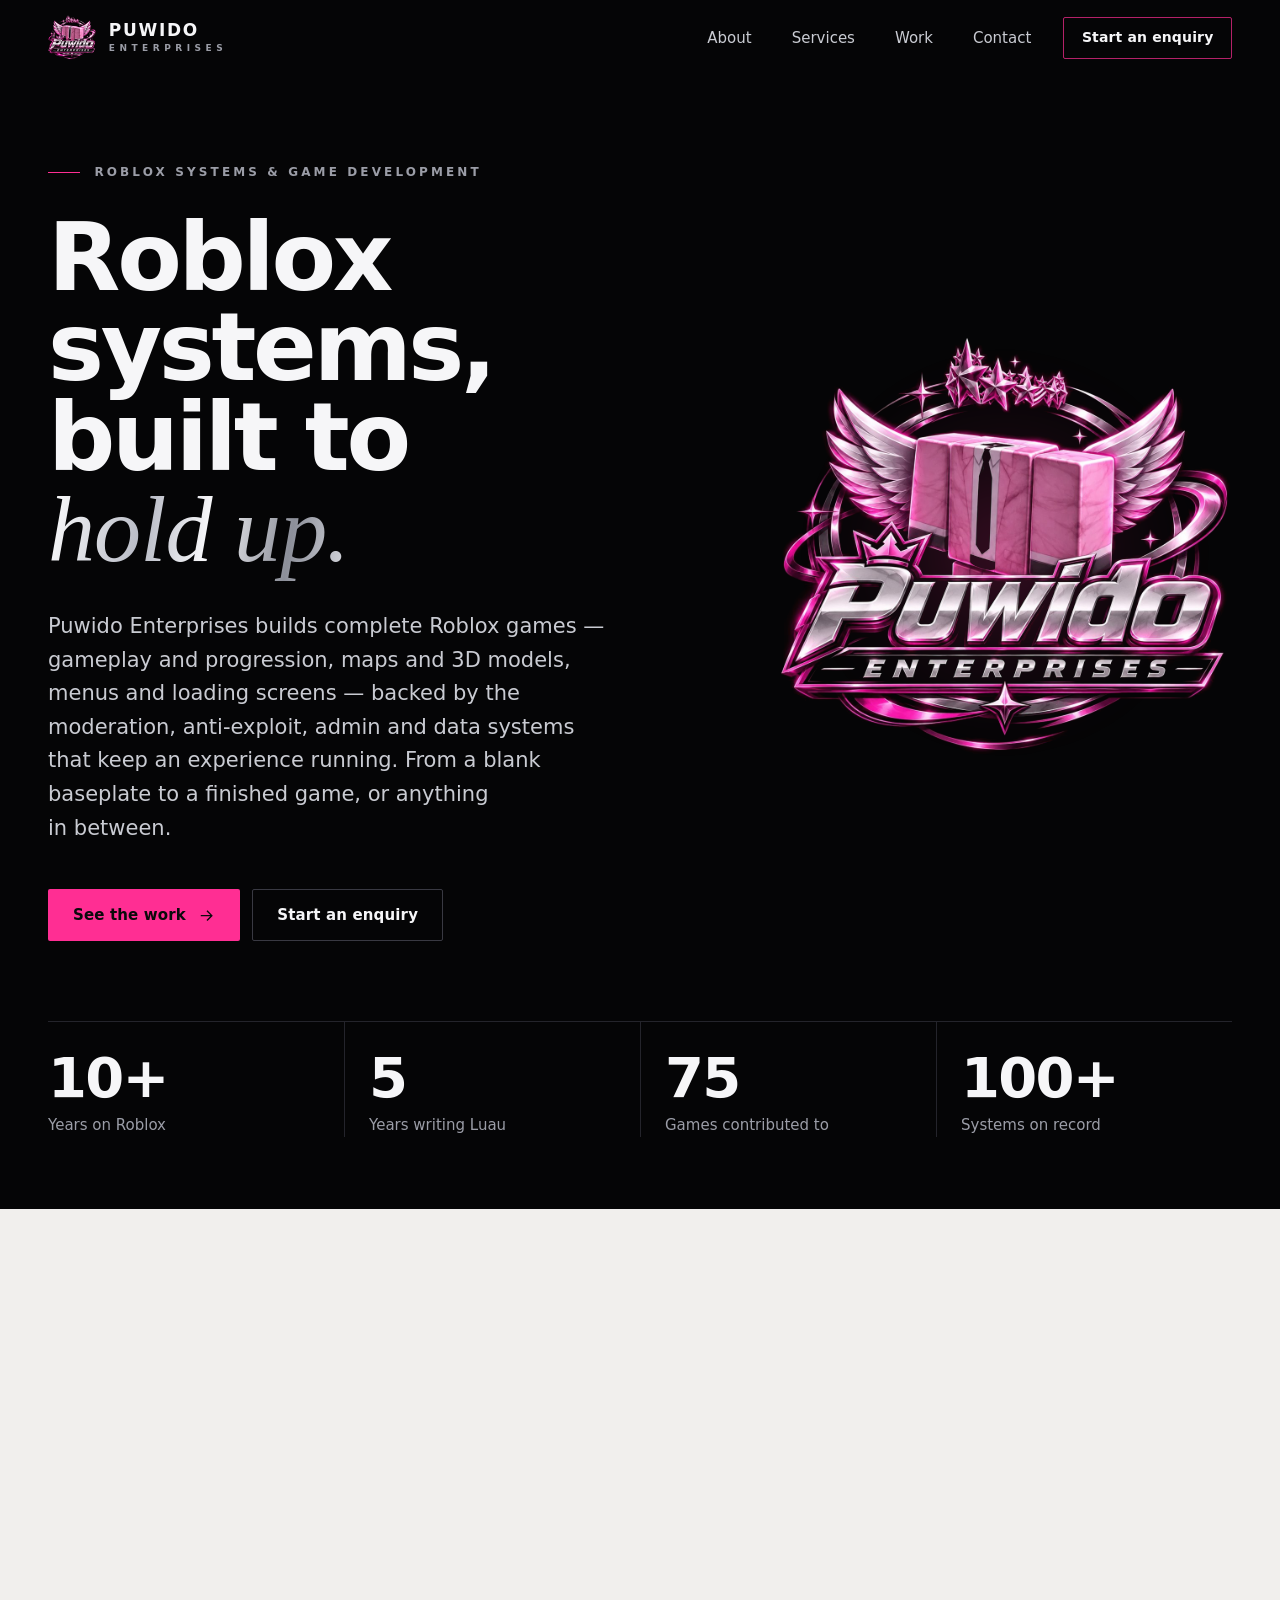
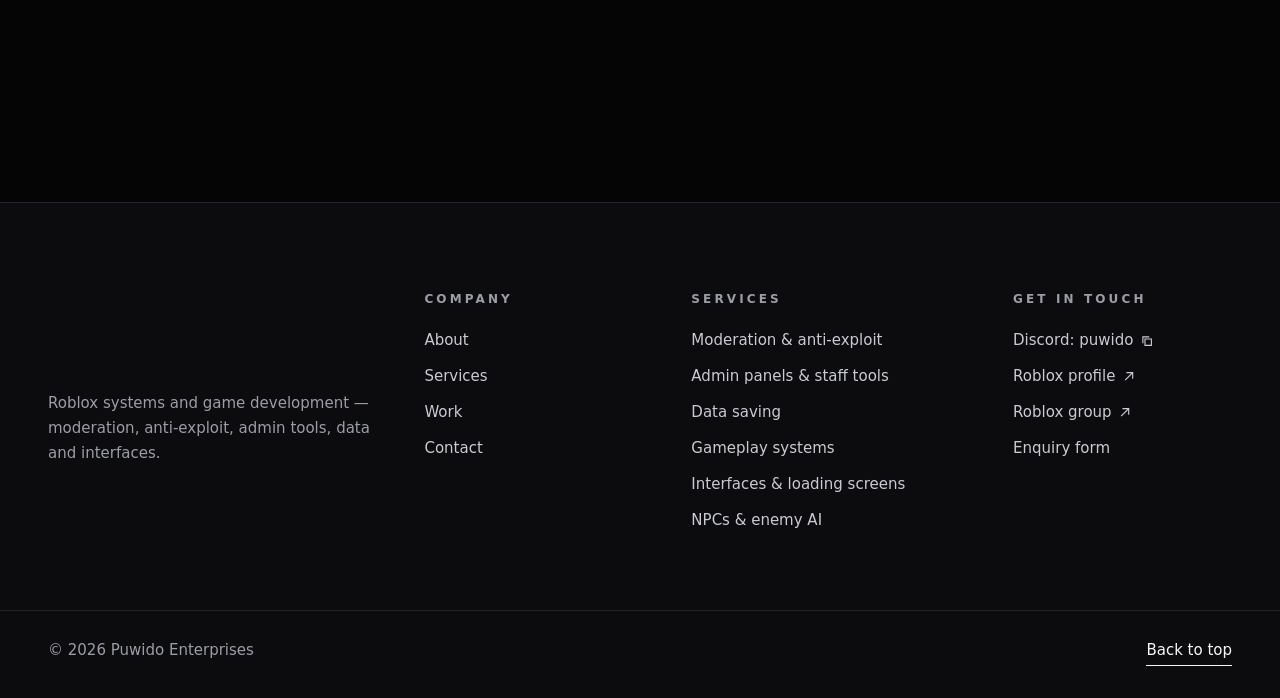
<file: index.html>
<!DOCTYPE html><html lang="en-GB"><head><meta charset="utf-8"><meta content="width=device-width,initial-scale=1" name="viewport"><meta content="default-src &#39;none&#39;; script-src &#39;self&#39;; style-src &#39;self&#39; https://fonts.googleapis.com; font-src https://fonts.gstatic.com; img-src &#39;self&#39;; media-src &#39;self&#39;; manifest-src &#39;self&#39;; connect-src &#39;self&#39; https://puwido-contact.puwido.workers.dev; form-action &#39;self&#39; https://puwido-contact.puwido.workers.dev; frame-src &#39;none&#39;; worker-src &#39;none&#39;; base-uri &#39;none&#39;; object-src &#39;none&#39;; require-trusted-types-for &#39;script&#39;; trusted-types &#39;none&#39;; upgrade-insecure-requests" http-equiv="Content-Security-Policy"><meta content="strict-origin-when-cross-origin" name="referrer"><title>Puwido Enterprises — Roblox systems &amp; game development</title><meta content="Puwido Enterprises builds Roblox systems that hold up: moderation and anti-exploit protection, admin tools, data saving, gameplay systems and interfaces." name="description"><link href="https://puwidoenterprises.com/" rel="canonical"><meta content="#050506" name="theme-color"><meta content="dark" name="color-scheme"><meta content="website" property="og:type"><meta content="Puwido Enterprises" property="og:site_name"><meta content="Puwido Enterprises — Roblox systems &amp; game development" property="og:title"><meta content="Puwido Enterprises builds Roblox systems that hold up: moderation and anti-exploit protection, admin tools, data saving, gameplay systems and interfaces." property="og:description"><meta content="https://puwidoenterprises.com/assets/img/brand/og-image.jpg" property="og:image"><meta content="1200" property="og:image:width"><meta content="630" property="og:image:height"><meta content="The Puwido Enterprises emblem" property="og:image:alt"><meta content="https://puwidoenterprises.com/" property="og:url"><meta content="summary_large_image" name="twitter:card"><link href="assets/img/icons/icon-32.png" rel="icon" sizes="32x32" type="image/png"><link href="assets/img/icons/icon-180.png" rel="apple-touch-icon"><link href="https://fonts.googleapis.com" rel="preconnect"><link href="https://fonts.gstatic.com" rel="preconnect" crossorigin><link href="https://fonts.googleapis.com/css2?family=Archivo:wdth,wght@62..125,300..800&amp;family=Instrument+Serif:ital@0;1&amp;display=swap" rel="stylesheet"><link href="assets/css/site.css?v=552db64274" rel="stylesheet"><script type="application/ld+json">{"@context":"https://schema.org","@type":"Organization","name":"Puwido Enterprises","description":"Roblox systems & game development","logo":"https://puwidoenterprises.com/assets/img/brand/emblem-560.jpg","url":"https://puwidoenterprises.com/","sameAs":["https://www.roblox.com/users/171575142/profile"]}</script></head><body class="page-home" id="top"><a href="#main" class="skip-link">Skip to content</a><header class="site-header" data-header><div class="site-header__inner"><a href="index.html" class="brand" aria-label="Puwido Enterprises — home"><img alt="" height="48" src="assets/img/brand/emblem-96.png" width="48" class="brand__mark"> <span class="brand__word" aria-hidden="true"><span class="brand__name">Puwido</span> <span class="brand__sub">Enterprises</span></span></a><nav aria-label="Main" class="primary-nav"><ul class="primary-nav__list"><li><a href="about.html">About</a></li><li><a href="services.html">Services</a></li><li><a href="work.html">Work</a></li><li><a href="contact.html">Contact</a></li></ul></nav><a href="contact.html" class="btn btn--outline btn--sm site-header__cta">Start an enquiry</a> <button class="menu-toggle" type="button" aria-controls="mobile-menu" aria-expanded="false" data-menu-toggle><span class="menu-toggle__label" data-menu-label>Menu</span> <span class="menu-toggle__bars" aria-hidden="true"><span></span><span></span></span></button></div><div class="mobile-menu" data-menu hidden id="mobile-menu"><nav aria-label="Mobile"><ol class="mobile-menu__list"><li><a href="index.html" aria-current="page"><span>01</span>Home</a></li><li><a href="about.html"><span>02</span>About</a></li><li><a href="services.html"><span>03</span>Services</a></li><li><a href="work.html"><span>04</span>Work</a></li><li><a href="contact.html"><span>05</span>Contact</a></li></ol></nav><div class="mobile-menu__foot"><p class="label">Discord</p><button class="copy-chip" type="button" data-copy="puwido" data-copy-label="Discord username copied"><span>puwido</span><svg aria-hidden="true" class="icon" focusable="false" viewBox="0 0 20 20"><path d="M7 7h9v9H7zM4 13V4h9" fill="none" stroke="currentColor" stroke-width="1.6"/></svg></button></div></div></header><main id="main" tabindex="-1"><section aria-labelledby="hero-title" class="hero"><div class="wrap hero__grid"><div class="hero__copy"><p class="eyebrow">Roblox systems &amp; game development</p><h1 class="hero__title" id="hero-title">Roblox systems, built to <em>hold&nbsp;up.</em></h1><p class="hero__lede">Puwido Enterprises builds complete Roblox games — gameplay and progression, maps and 3D models, menus and loading screens — backed by the moderation, anti-exploit, admin and data systems that keep an experience running. From a blank baseplate to a finished game, or anything in between.</p><div class="hero__actions"><a href="work.html" class="btn btn--primary">See the work <svg aria-hidden="true" class="icon" focusable="false" viewBox="0 0 20 20"><path d="M4 10h11M11 5l5 5-5 5" fill="none" stroke="currentColor" stroke-width="1.6" stroke-linecap="square"/></svg></a><a href="contact.html" class="btn btn--quiet">Start an enquiry</a></div></div><figure class="hero__emblem"><img alt="Puwido Enterprises emblem: a pink Roblox suit with silver wings beneath a crown of stars" height="560" src="assets/img/brand/emblem-560.jpg" width="560" fetchpriority="high" sizes="(min-width: 900px) 44vw, 86vw" srcset="assets/img/brand/emblem-560.jpg 560w, assets/img/brand/emblem-1080.jpg 1080w"></figure></div><div class="wrap hero__facts"><dl class="facts"><div class="facts__item"><dt>Years on Roblox</dt><dd>10+</dd></div><div class="facts__item"><dt>Years writing Luau</dt><dd>5</dd></div><div class="facts__item"><dt>Games contributed to</dt><dd>75</dd></div><div class="facts__item"><dt>Systems on record</dt><dd>100+</dd></div></dl></div></section><section aria-labelledby="approach-title" class="approach"><div class="wrap approach__grid"><p class="eyebrow eyebrow--dark" data-reveal>Approach</p><h2 class="approach__statement" id="approach-title" data-reveal>Every request is checked on the server. Every setting lives in one config file. Every name says <em>exactly</em> what it does.</h2><div class="approach__notes" data-reveal><p>That is the standard the work is held to: code the next developer can pick up without guessing, and systems an exploiter can’t talk their way around.</p><p>Most of it runs on the server, out of sight. The result shows up as games that stay fair, progress that doesn’t vanish, and staff who can act without editing a line of code.</p><a href="about.html" class="text-link text-link--dark">More about Puwido Enterprises <svg aria-hidden="true" class="icon" focusable="false" viewBox="0 0 20 20"><path d="M4 10h11M11 5l5 5-5 5" fill="none" stroke="currentColor" stroke-width="1.6" stroke-linecap="square"/></svg></a></div></div></section><section aria-labelledby="code-title" class="section code-demo"><div class="wrap code-demo__grid"><div class="code-demo__copy" data-reveal><p class="eyebrow">Under the hood</p><h2 class="section-title" id="code-title">Written to be <em>read.</em></h2><p>Clear names, small functions, and server-side checks you can follow line by line — the same standard across games, doors and anti-exploit systems. A few excerpts, straight from the source.</p></div><div class="code-demo__media" data-reveal><figure class="code-card" aria-label="Source excerpts from Puwido Enterprises systems" data-code><figcaption class="code-card__bar"><span class="code-card__name" data-code-name><span class="code-card__dir">snippets/</span>DoorController<span class="code-card__ext">.lua</span></span> <span class="code-card__hint" aria-hidden="true">hover to pause</span></figcaption><div class="code-card__viewport" data-code-viewport><div class="code-card__track" data-code-track><div class="code-block" data-file="snippets/DoorController.lua"><pre class="code-card__code"><span class="tok-comment">-- snippets/DoorController.lua</span>
<span class="tok-keyword">local</span> <span class="tok-keyword">function</span> <span class="tok-function">setupRollUp</span>(door)
	<span class="tok-keyword">local</span> slats <span class="tok-punct">=</span> {}
	<span class="tok-keyword">for</span> _<span class="tok-punct">,</span> p <span class="tok-keyword">in</span> <span class="tok-global">ipairs</span>(door<span class="tok-punct">:</span><span class="tok-function">GetChildren</span>()) <span class="tok-keyword">do</span>
		<span class="tok-keyword">if</span> p<span class="tok-punct">.</span>Name <span class="tok-punct">==</span> <span class="tok-string">&quot;Slat&quot;</span> <span class="tok-keyword">then</span>
			<span class="tok-global">table</span><span class="tok-punct">.</span><span class="tok-function">insert</span>(slats<span class="tok-punct">,</span> {part <span class="tok-punct">=</span> p<span class="tok-punct">,</span> base <span class="tok-punct">=</span> p<span class="tok-punct">.</span><span class="tok-global">CFrame</span><span class="tok-punct">,</span> transparency <span class="tok-punct">=</span> p<span class="tok-punct">.</span>Transparency})
		<span class="tok-keyword">end</span>
	<span class="tok-keyword">end</span>
	<span class="tok-keyword">local</span> rise <span class="tok-punct">=</span> door<span class="tok-punct">:</span><span class="tok-function">GetAttribute</span>(<span class="tok-string">&quot;Rise&quot;</span>) <span class="tok-keyword">or</span> <span class="tok-number">20</span>
	<span class="tok-keyword">local</span> hideAbove <span class="tok-punct">=</span> door<span class="tok-punct">:</span><span class="tok-function">GetAttribute</span>(<span class="tok-string">&quot;HideAbove&quot;</span>)
	<span class="tok-keyword">local</span> t <span class="tok-punct">=</span> door<span class="tok-punct">:</span><span class="tok-function">GetAttribute</span>(<span class="tok-string">&quot;Time&quot;</span>) <span class="tok-keyword">or</span> <span class="tok-number">3</span>
	<span class="tok-keyword">local</span> beacons<span class="tok-punct">,</span> lamps <span class="tok-punct">=</span> {}<span class="tok-punct">,</span> {}
	<span class="tok-keyword">for</span> _<span class="tok-punct">,</span> d <span class="tok-keyword">in</span> <span class="tok-global">ipairs</span>(door<span class="tok-punct">.</span>Parent<span class="tok-punct">.</span>Parent<span class="tok-punct">:</span><span class="tok-function">GetDescendants</span>()) <span class="tok-keyword">do</span>
		<span class="tok-keyword">if</span> d<span class="tok-punct">.</span>Name <span class="tok-punct">==</span> <span class="tok-string">&quot;Beacon&quot;</span> <span class="tok-keyword">and</span> d<span class="tok-punct">:</span><span class="tok-function">IsA</span>(<span class="tok-string">&quot;BasePart&quot;</span>) <span class="tok-keyword">then</span>
			<span class="tok-global">table</span><span class="tok-punct">.</span><span class="tok-function">insert</span>(beacons<span class="tok-punct">,</span> {part <span class="tok-punct">=</span> d<span class="tok-punct">,</span> cf <span class="tok-punct">=</span> d<span class="tok-punct">.</span><span class="tok-global">CFrame</span>})
		<span class="tok-keyword">end</span>
		<span class="tok-keyword">if</span> d<span class="tok-punct">.</span>Name <span class="tok-punct">==</span> <span class="tok-string">&quot;StatusLamp&quot;</span> <span class="tok-keyword">then</span>
			<span class="tok-global">table</span><span class="tok-punct">.</span><span class="tok-function">insert</span>(lamps<span class="tok-punct">,</span> d)
		<span class="tok-keyword">end</span>
	<span class="tok-keyword">end</span></pre></div><div class="code-block" data-file="snippets/CrewService.lua"><pre class="code-card__code"><span class="tok-comment">-- snippets/CrewService.lua</span>
<span class="tok-keyword">function</span> Assist<span class="tok-punct">.</span><span class="tok-function">PlotOf</span>(part)
	<span class="tok-keyword">local</span> node <span class="tok-punct">=</span> part
	<span class="tok-keyword">while</span> node <span class="tok-keyword">and</span> node<span class="tok-punct">.</span>Parent <span class="tok-keyword">and</span> node<span class="tok-punct">.</span>Parent<span class="tok-punct">.</span>Name <span class="tok-punct">~=</span> <span class="tok-string">&quot;Plots&quot;</span> <span class="tok-keyword">do</span>
		node <span class="tok-punct">=</span> node<span class="tok-punct">.</span>Parent
	<span class="tok-keyword">end</span>
	<span class="tok-keyword">return</span> node <span class="tok-keyword">and</span> node<span class="tok-punct">.</span>Parent <span class="tok-keyword">and</span> node<span class="tok-punct">.</span>Parent<span class="tok-punct">.</span>Name <span class="tok-punct">==</span> <span class="tok-string">&quot;Plots&quot;</span> <span class="tok-keyword">and</span> node <span class="tok-keyword">or</span> <span class="tok-keyword">nil</span>
<span class="tok-keyword">end</span>

<span class="tok-keyword">local</span> <span class="tok-keyword">function</span> <span class="tok-function">crewPlayers</span>(crew)
	<span class="tok-keyword">local</span> list <span class="tok-punct">=</span> {crew<span class="tok-punct">.</span>Boss}
	<span class="tok-keyword">for</span> _<span class="tok-punct">,</span> m <span class="tok-keyword">in</span> <span class="tok-global">ipairs</span>(crew<span class="tok-punct">.</span>Members) <span class="tok-keyword">do</span>
		<span class="tok-global">table</span><span class="tok-punct">.</span><span class="tok-function">insert</span>(list<span class="tok-punct">,</span> m)
	<span class="tok-keyword">end</span>
	<span class="tok-keyword">return</span> list
<span class="tok-keyword">end</span>

<span class="tok-keyword">local</span> <span class="tok-keyword">function</span> <span class="tok-function">isCrewMember</span>(player)
	<span class="tok-keyword">local</span> crew <span class="tok-punct">=</span> crewOf[player]
	<span class="tok-keyword">return</span> crew <span class="tok-punct">~=</span> <span class="tok-keyword">nil</span> <span class="tok-keyword">and</span> crew<span class="tok-punct">.</span>Boss <span class="tok-punct">~=</span> player
<span class="tok-keyword">end</span></pre></div><div class="code-block" data-file="snippets/Interact.lua"><pre class="code-card__code"><span class="tok-comment">-- snippets/Interact.lua</span>
<span class="tok-keyword">if</span> <span class="tok-keyword">not</span> open <span class="tok-keyword">and</span> opts<span class="tok-punct">.</span>blocked <span class="tok-keyword">and</span> opts<span class="tok-punct">.</span><span class="tok-function">blocked</span>() <span class="tok-keyword">then</span>
	<span class="tok-keyword">for</span> _<span class="tok-punct">,</span> pr <span class="tok-keyword">in</span> <span class="tok-global">ipairs</span>(list) <span class="tok-keyword">do</span>
		pr<span class="tok-punct">.</span>ObjectText <span class="tok-punct">=</span> <span class="tok-string">&quot;Clear the doorway&quot;</span>
	<span class="tok-keyword">end</span>
	<span class="tok-global">task</span><span class="tok-punct">.</span><span class="tok-function">delay</span>(<span class="tok-number">2</span><span class="tok-punct">,</span> <span class="tok-keyword">function</span>()
		<span class="tok-keyword">for</span> _<span class="tok-punct">,</span> pr <span class="tok-keyword">in</span> <span class="tok-global">ipairs</span>(list) <span class="tok-keyword">do</span>
			pr<span class="tok-punct">.</span>ObjectText <span class="tok-punct">=</span> opts<span class="tok-punct">.</span>object
		<span class="tok-keyword">end</span>
	<span class="tok-keyword">end</span>)
	<span class="tok-keyword">return</span> <span class="tok-keyword">false</span>
<span class="tok-keyword">end</span>
busyUntil <span class="tok-punct">=</span> <span class="tok-function">now</span>() <span class="tok-punct">+</span> duration <span class="tok-punct">+</span> <span class="tok-number">0.3</span>
<span class="tok-function">setState</span>(model<span class="tok-punct">,</span> open)
<span class="tok-global">task</span><span class="tok-punct">.</span><span class="tok-function">delay</span>(duration <span class="tok-punct">+</span> <span class="tok-number">0.3</span><span class="tok-punct">,</span> label)
token <span class="tok-punct">+=</span> <span class="tok-number">1</span>
<span class="tok-keyword">local</span> mine <span class="tok-punct">=</span> token</pre></div><div class="code-block" data-file="snippets/Enforcement.lua"><pre class="code-card__code"><span class="tok-comment">-- snippets/Enforcement.lua</span>
<span class="tok-keyword">function</span> Enforcement<span class="tok-punct">.</span><span class="tok-function">Init</span>(context)
	ctx <span class="tok-punct">=</span> context
	cfg <span class="tok-punct">=</span> ctx<span class="tok-punct">.</span>Config<span class="tok-punct">.</span>Enforcement
	<span class="tok-keyword">local</span> ok<span class="tok-punct">,</span> result <span class="tok-punct">=</span> <span class="tok-global">pcall</span>(<span class="tok-global">DataStoreService</span><span class="tok-punct">.</span>GetDataStore<span class="tok-punct">,</span> <span class="tok-global">DataStoreService</span><span class="tok-punct">,</span> cfg<span class="tok-punct">.</span>Ban<span class="tok-punct">.</span>DataStoreName)
	<span class="tok-keyword">if</span> ok <span class="tok-keyword">then</span>
		banStore <span class="tok-punct">=</span> result
	<span class="tok-keyword">else</span>
		<span class="tok-global">warn</span>(<span class="tok-string">&quot;[AntiCheat] Ban DataStore unavailable: &quot;</span> <span class="tok-punct">..</span> <span class="tok-global">tostring</span>(result))
	<span class="tok-keyword">end</span>
<span class="tok-keyword">end</span></pre></div><div class="code-block" data-file="snippets/tags.js"><pre class="code-card__code"><span class="tok-comment">// snippets/tags.js</span>
<span class="tok-keyword">function</span> <span class="tok-function">normalizeTags</span>(tags) {
  <span class="tok-keyword">const</span> out <span class="tok-punct">=</span> <span class="tok-keyword">new</span> <span class="tok-global">Set</span>()<span class="tok-punct">;</span>
  <span class="tok-keyword">for</span> (<span class="tok-keyword">const</span> raw <span class="tok-keyword">of</span> tags) {
    <span class="tok-keyword">for</span> (<span class="tok-keyword">const</span> part <span class="tok-keyword">of</span> <span class="tok-global">String</span>(raw)<span class="tok-punct">.</span><span class="tok-function">split</span>(<span class="tok-string">&quot;,&quot;</span>)) {
      <span class="tok-keyword">const</span> tag <span class="tok-punct">=</span> part<span class="tok-punct">.</span><span class="tok-function">trim</span>()<span class="tok-punct">.</span><span class="tok-function">toLowerCase</span>()<span class="tok-punct">.</span><span class="tok-function">replace</span>(<span class="tok-punct">/^#/</span><span class="tok-punct">,</span> <span class="tok-string">&quot;&quot;</span>)<span class="tok-punct">;</span>
      <span class="tok-keyword">if</span> (!tag) <span class="tok-keyword">continue</span><span class="tok-punct">;</span>
      <span class="tok-keyword">if</span> (!TAG_RE<span class="tok-punct">.</span><span class="tok-function">test</span>(tag)) {
        <span class="tok-keyword">throw</span> <span class="tok-keyword">new</span> <span class="tok-function">UserError</span>(<span class="tok-string">`&quot;${part.trim()}&quot; isn&#39;t a valid tag.`</span>)<span class="tok-punct">;</span>
      }
      out<span class="tok-punct">.</span><span class="tok-function">add</span>(tag)<span class="tok-punct">;</span>
    }
  }
  <span class="tok-keyword">return</span> [<span class="tok-punct">...</span>out]<span class="tok-punct">.</span><span class="tok-function">sort</span>()<span class="tok-punct">;</span>
}</pre></div><div class="code-block" data-file="snippets/commands.js"><pre class="code-card__code"><span class="tok-comment">// snippets/commands.js</span>
<span class="tok-keyword">const</span> COMMANDS <span class="tok-punct">=</span> {
  add<span class="tok-punct">:</span> {
    usage<span class="tok-punct">:</span> <span class="tok-string">&quot;add &lt;title...&gt; [-p low|normal|high] [-d &lt;date&gt;] [-t &lt;tag&gt;]...&quot;</span><span class="tok-punct">,</span>
    summary<span class="tok-punct">:</span> <span class="tok-string">&quot;Add a task&quot;</span><span class="tok-punct">,</span>
    flags<span class="tok-punct">:</span> [<span class="tok-string">&quot;priority&quot;</span><span class="tok-punct">,</span> <span class="tok-string">&quot;due&quot;</span><span class="tok-punct">,</span> <span class="tok-string">&quot;tag&quot;</span>]<span class="tok-punct">,</span>
    mutates<span class="tok-punct">:</span> <span class="tok-keyword">true</span><span class="tok-punct">,</span>
    <span class="tok-function">run</span>({ store<span class="tok-punct">,</span> args<span class="tok-punct">,</span> flags<span class="tok-punct">,</span> now<span class="tok-punct">,</span> today<span class="tok-punct">,</span> out<span class="tok-punct">,</span> c }) {
      <span class="tok-function">requireArgs</span>(args<span class="tok-punct">,</span> { min<span class="tok-punct">:</span> <span class="tok-number">1</span> }<span class="tok-punct">,</span> <span class="tok-string">&quot;add&quot;</span>)<span class="tok-punct">;</span>
      <span class="tok-keyword">const</span> <span class="tok-global">task</span> <span class="tok-punct">=</span> store<span class="tok-punct">.</span><span class="tok-function">add</span>({
        title<span class="tok-punct">:</span> args<span class="tok-punct">.</span><span class="tok-function">join</span>(<span class="tok-string">&quot; &quot;</span>)<span class="tok-punct">,</span>
        priority<span class="tok-punct">:</span> flags<span class="tok-punct">.</span>priority ?? <span class="tok-string">&quot;normal&quot;</span><span class="tok-punct">,</span>
        due<span class="tok-punct">:</span> flags<span class="tok-punct">.</span>due <span class="tok-punct">===</span> <span class="tok-keyword">undefined</span> ? <span class="tok-keyword">null</span> <span class="tok-punct">:</span> <span class="tok-function">parseDueDate</span>(flags<span class="tok-punct">.</span>due<span class="tok-punct">,</span> now)<span class="tok-punct">,</span>
        tags<span class="tok-punct">:</span> flags<span class="tok-punct">.</span>tag ?? []<span class="tok-punct">,</span>
      }<span class="tok-punct">,</span> now)<span class="tok-punct">;</span>
      <span class="tok-function">out</span>(<span class="tok-string">`Added ${c.bold(`</span><span class="tok-punct">#</span>${<span class="tok-global">task</span><span class="tok-punct">.</span>id}<span class="tok-string">`)} ${task.title}`</span>)<span class="tok-punct">;</span>
    }<span class="tok-punct">,</span>
  }<span class="tok-punct">,</span>
}<span class="tok-punct">;</span></pre></div><div class="code-block" data-file="snippets/main.js"><pre class="code-card__code"><span class="tok-comment">// snippets/main.js</span>
<span class="tok-keyword">function</span> <span class="tok-function">main</span>(argv<span class="tok-punct">,</span> io <span class="tok-punct">=</span> {}) {
  <span class="tok-keyword">const</span> stdout <span class="tok-punct">=</span> io<span class="tok-punct">.</span>stdout ?? process<span class="tok-punct">.</span>stdout<span class="tok-punct">;</span>
  <span class="tok-keyword">const</span> stderr <span class="tok-punct">=</span> io<span class="tok-punct">.</span>stderr ?? process<span class="tok-punct">.</span>stderr<span class="tok-punct">;</span>
  <span class="tok-keyword">const</span> env <span class="tok-punct">=</span> io<span class="tok-punct">.</span>env ?? process<span class="tok-punct">.</span>env<span class="tok-punct">;</span>
  <span class="tok-keyword">const</span> now <span class="tok-punct">=</span> io<span class="tok-punct">.</span>now ?? <span class="tok-keyword">new</span> <span class="tok-global">Date</span>()<span class="tok-punct">;</span>
  <span class="tok-keyword">let</span> c <span class="tok-punct">=</span> <span class="tok-function">createPalette</span>(<span class="tok-keyword">false</span>)<span class="tok-punct">;</span>

  <span class="tok-keyword">try</span> {
    <span class="tok-keyword">const</span> { command<span class="tok-punct">,</span> positionals<span class="tok-punct">,</span> flags } <span class="tok-punct">=</span> <span class="tok-function">parseArgs</span>(argv<span class="tok-punct">,</span> ARG_SPEC)<span class="tok-punct">;</span>
    c <span class="tok-punct">=</span> <span class="tok-function">createPalette</span>(<span class="tok-function">shouldUseColor</span>(stdout<span class="tok-punct">,</span> env<span class="tok-punct">,</span> flags))<span class="tok-punct">;</span>
    <span class="tok-comment">// ... dispatch the parsed command</span>
  } <span class="tok-keyword">catch</span> (err) {
    stderr<span class="tok-punct">.</span><span class="tok-function">write</span>(c<span class="tok-punct">.</span><span class="tok-function">red</span>(err<span class="tok-punct">.</span>message) <span class="tok-punct">+</span> <span class="tok-string">&quot;\n&quot;</span>)<span class="tok-punct">;</span>
  }
}</pre></div><div class="code-block" data-file="snippets/Detection.lua"><pre class="code-card__code"><span class="tok-comment">-- snippets/Detection.lua</span>
<span class="tok-keyword">local</span> <span class="tok-keyword">function</span> <span class="tok-function">snapshotOf</span>(record)
	<span class="tok-keyword">local</span> now <span class="tok-punct">=</span> <span class="tok-global">os</span><span class="tok-punct">.</span><span class="tok-function">clock</span>()
	<span class="tok-function">applyDecay</span>(record<span class="tok-punct">,</span> now)
	<span class="tok-function">trimRecent</span>(record<span class="tok-punct">,</span> now)
	<span class="tok-keyword">local</span> distinct <span class="tok-punct">=</span> <span class="tok-number">0</span>
	<span class="tok-keyword">for</span> name<span class="tok-punct">,</span> category <span class="tok-keyword">in</span> <span class="tok-global">pairs</span>(record<span class="tok-punct">.</span>Categories) <span class="tok-keyword">do</span>
		<span class="tok-keyword">if</span> category<span class="tok-punct">.</span>Score <span class="tok-punct">&gt;=</span> cfg<span class="tok-punct">.</span>DistinctCategoryMinScore <span class="tok-keyword">then</span>
			distinct <span class="tok-punct">+=</span> <span class="tok-number">1</span>
		<span class="tok-keyword">end</span>
	<span class="tok-keyword">end</span>
	<span class="tok-keyword">return</span> {
		UserId <span class="tok-punct">=</span> record<span class="tok-punct">.</span>UserId<span class="tok-punct">,</span>
		Total <span class="tok-punct">=</span> record<span class="tok-punct">.</span>Total<span class="tok-punct">,</span>
		Distinct <span class="tok-punct">=</span> distinct<span class="tok-punct">,</span>
		Recent <span class="tok-punct">=</span> <span class="tok-punct">#</span>record<span class="tok-punct">.</span>Recent<span class="tok-punct">,</span>
		HighConfidence <span class="tok-punct">=</span> record<span class="tok-punct">.</span>HighConfidence<span class="tok-punct">,</span>
	}
<span class="tok-keyword">end</span></pre></div><div class="code-block" data-file="snippets/Moderation.lua"><pre class="code-card__code"><span class="tok-comment">-- snippets/Moderation.lua</span>
<span class="tok-keyword">local</span> <span class="tok-keyword">function</span> <span class="tok-function">matchItem</span>(name<span class="tok-punct">,</span> description)
	<span class="tok-keyword">local</span> text <span class="tok-punct">=</span> name
	<span class="tok-keyword">if</span> CONFIG<span class="tok-punct">.</span>CheckDescriptions <span class="tok-keyword">and</span> description <span class="tok-keyword">then</span>
		text <span class="tok-punct">..=</span> <span class="tok-string">&quot; &quot;</span> <span class="tok-punct">..</span> description
	<span class="tok-keyword">end</span>
	<span class="tok-keyword">return</span> <span class="tok-function">findBlockedKeyword</span>(text<span class="tok-punct">,</span> BLOCKED_KEYWORDS)
		<span class="tok-keyword">or</span> <span class="tok-function">findBlockedKeyword</span>(name<span class="tok-punct">,</span> NAME_ONLY_KEYWORDS)
		<span class="tok-keyword">or</span> <span class="tok-function">findBlockedKeyword</span>(name<span class="tok-punct">,</span> BanService<span class="tok-punct">.</span><span class="tok-function">getSettings</span>()<span class="tok-punct">.</span>ExtraKeywords)
<span class="tok-keyword">end</span></pre></div><div class="code-block" data-file="snippets/game.cpp"><pre class="code-card__code"><span class="tok-comment">// snippets/game.cpp</span>
<span class="tok-keyword">bool</span> <span class="tok-function">handle</span>(Key k) {
	<span class="tok-keyword">if</span> (k <span class="tok-punct">==</span> Key<span class="tok-punct">::</span>Quit) <span class="tok-keyword">return</span> <span class="tok-keyword">false</span><span class="tok-punct">;</span>

	<span class="tok-keyword">switch</span> (state_) {
		<span class="tok-keyword">case</span> State<span class="tok-punct">::</span>Menu<span class="tok-punct">:</span>
			<span class="tok-keyword">if</span> (k <span class="tok-punct">==</span> Key<span class="tok-punct">::</span>Action) <span class="tok-function">start</span>()<span class="tok-punct">;</span>
			<span class="tok-keyword">break</span><span class="tok-punct">;</span>
		<span class="tok-keyword">case</span> State<span class="tok-punct">::</span>Playing<span class="tok-punct">:</span>
			<span class="tok-keyword">if</span> (k <span class="tok-punct">==</span> Key<span class="tok-punct">::</span>Left) player_x_ <span class="tok-punct">=</span> <span class="tok-global">std</span><span class="tok-punct">::</span><span class="tok-function">max</span>(<span class="tok-number">0</span><span class="tok-punct">,</span> player_x_ <span class="tok-punct">-</span> STEP)<span class="tok-punct">;</span>
			<span class="tok-keyword">else</span> <span class="tok-keyword">if</span> (k <span class="tok-punct">==</span> Key<span class="tok-punct">::</span>Right) player_x_ <span class="tok-punct">=</span> <span class="tok-global">std</span><span class="tok-punct">::</span><span class="tok-function">min</span>(W <span class="tok-punct">-</span> <span class="tok-number">1</span><span class="tok-punct">,</span> player_x_ <span class="tok-punct">+</span> STEP)<span class="tok-punct">;</span>
			<span class="tok-keyword">else</span> <span class="tok-keyword">if</span> (k <span class="tok-punct">==</span> Key<span class="tok-punct">::</span>Pause) state_ <span class="tok-punct">=</span> State<span class="tok-punct">::</span>Paused<span class="tok-punct">;</span>
			<span class="tok-keyword">break</span><span class="tok-punct">;</span>
		<span class="tok-keyword">case</span> State<span class="tok-punct">::</span>Paused<span class="tok-punct">:</span>
			<span class="tok-keyword">if</span> (k <span class="tok-punct">==</span> Key<span class="tok-punct">::</span>Pause <span class="tok-punct">||</span> k <span class="tok-punct">==</span> Key<span class="tok-punct">::</span>Action) state_ <span class="tok-punct">=</span> State<span class="tok-punct">::</span>Playing<span class="tok-punct">;</span>
			<span class="tok-keyword">break</span><span class="tok-punct">;</span>
		<span class="tok-keyword">case</span> State<span class="tok-punct">::</span>Over<span class="tok-punct">:</span>
			<span class="tok-keyword">if</span> (k <span class="tok-punct">==</span> Key<span class="tok-punct">::</span>Action <span class="tok-punct">&amp;&amp;</span> over_ticks_ <span class="tok-punct">&gt;</span> RESTART_DELAY) <span class="tok-function">start</span>()<span class="tok-punct">;</span>
			<span class="tok-keyword">break</span><span class="tok-punct">;</span>
	}
	<span class="tok-keyword">return</span> <span class="tok-keyword">true</span><span class="tok-punct">;</span>
}</pre></div><div class="code-block" data-file="snippets/DoorController.lua"><pre class="code-card__code"><span class="tok-comment">-- snippets/DoorController.lua</span>
<span class="tok-keyword">local</span> <span class="tok-keyword">function</span> <span class="tok-function">setupRollUp</span>(door)
	<span class="tok-keyword">local</span> slats <span class="tok-punct">=</span> {}
	<span class="tok-keyword">for</span> _<span class="tok-punct">,</span> p <span class="tok-keyword">in</span> <span class="tok-global">ipairs</span>(door<span class="tok-punct">:</span><span class="tok-function">GetChildren</span>()) <span class="tok-keyword">do</span>
		<span class="tok-keyword">if</span> p<span class="tok-punct">.</span>Name <span class="tok-punct">==</span> <span class="tok-string">&quot;Slat&quot;</span> <span class="tok-keyword">then</span>
			<span class="tok-global">table</span><span class="tok-punct">.</span><span class="tok-function">insert</span>(slats<span class="tok-punct">,</span> {part <span class="tok-punct">=</span> p<span class="tok-punct">,</span> base <span class="tok-punct">=</span> p<span class="tok-punct">.</span><span class="tok-global">CFrame</span><span class="tok-punct">,</span> transparency <span class="tok-punct">=</span> p<span class="tok-punct">.</span>Transparency})
		<span class="tok-keyword">end</span>
	<span class="tok-keyword">end</span>
	<span class="tok-keyword">local</span> rise <span class="tok-punct">=</span> door<span class="tok-punct">:</span><span class="tok-function">GetAttribute</span>(<span class="tok-string">&quot;Rise&quot;</span>) <span class="tok-keyword">or</span> <span class="tok-number">20</span>
	<span class="tok-keyword">local</span> hideAbove <span class="tok-punct">=</span> door<span class="tok-punct">:</span><span class="tok-function">GetAttribute</span>(<span class="tok-string">&quot;HideAbove&quot;</span>)
	<span class="tok-keyword">local</span> t <span class="tok-punct">=</span> door<span class="tok-punct">:</span><span class="tok-function">GetAttribute</span>(<span class="tok-string">&quot;Time&quot;</span>) <span class="tok-keyword">or</span> <span class="tok-number">3</span>
	<span class="tok-keyword">local</span> beacons<span class="tok-punct">,</span> lamps <span class="tok-punct">=</span> {}<span class="tok-punct">,</span> {}
	<span class="tok-keyword">for</span> _<span class="tok-punct">,</span> d <span class="tok-keyword">in</span> <span class="tok-global">ipairs</span>(door<span class="tok-punct">.</span>Parent<span class="tok-punct">.</span>Parent<span class="tok-punct">:</span><span class="tok-function">GetDescendants</span>()) <span class="tok-keyword">do</span>
		<span class="tok-keyword">if</span> d<span class="tok-punct">.</span>Name <span class="tok-punct">==</span> <span class="tok-string">&quot;Beacon&quot;</span> <span class="tok-keyword">and</span> d<span class="tok-punct">:</span><span class="tok-function">IsA</span>(<span class="tok-string">&quot;BasePart&quot;</span>) <span class="tok-keyword">then</span>
			<span class="tok-global">table</span><span class="tok-punct">.</span><span class="tok-function">insert</span>(beacons<span class="tok-punct">,</span> {part <span class="tok-punct">=</span> d<span class="tok-punct">,</span> cf <span class="tok-punct">=</span> d<span class="tok-punct">.</span><span class="tok-global">CFrame</span>})
		<span class="tok-keyword">end</span>
		<span class="tok-keyword">if</span> d<span class="tok-punct">.</span>Name <span class="tok-punct">==</span> <span class="tok-string">&quot;StatusLamp&quot;</span> <span class="tok-keyword">then</span>
			<span class="tok-global">table</span><span class="tok-punct">.</span><span class="tok-function">insert</span>(lamps<span class="tok-punct">,</span> d)
		<span class="tok-keyword">end</span>
	<span class="tok-keyword">end</span></pre></div><div class="code-block" data-file="snippets/CrewService.lua"><pre class="code-card__code"><span class="tok-comment">-- snippets/CrewService.lua</span>
<span class="tok-keyword">function</span> Assist<span class="tok-punct">.</span><span class="tok-function">PlotOf</span>(part)
	<span class="tok-keyword">local</span> node <span class="tok-punct">=</span> part
	<span class="tok-keyword">while</span> node <span class="tok-keyword">and</span> node<span class="tok-punct">.</span>Parent <span class="tok-keyword">and</span> node<span class="tok-punct">.</span>Parent<span class="tok-punct">.</span>Name <span class="tok-punct">~=</span> <span class="tok-string">&quot;Plots&quot;</span> <span class="tok-keyword">do</span>
		node <span class="tok-punct">=</span> node<span class="tok-punct">.</span>Parent
	<span class="tok-keyword">end</span>
	<span class="tok-keyword">return</span> node <span class="tok-keyword">and</span> node<span class="tok-punct">.</span>Parent <span class="tok-keyword">and</span> node<span class="tok-punct">.</span>Parent<span class="tok-punct">.</span>Name <span class="tok-punct">==</span> <span class="tok-string">&quot;Plots&quot;</span> <span class="tok-keyword">and</span> node <span class="tok-keyword">or</span> <span class="tok-keyword">nil</span>
<span class="tok-keyword">end</span>

<span class="tok-keyword">local</span> <span class="tok-keyword">function</span> <span class="tok-function">crewPlayers</span>(crew)
	<span class="tok-keyword">local</span> list <span class="tok-punct">=</span> {crew<span class="tok-punct">.</span>Boss}
	<span class="tok-keyword">for</span> _<span class="tok-punct">,</span> m <span class="tok-keyword">in</span> <span class="tok-global">ipairs</span>(crew<span class="tok-punct">.</span>Members) <span class="tok-keyword">do</span>
		<span class="tok-global">table</span><span class="tok-punct">.</span><span class="tok-function">insert</span>(list<span class="tok-punct">,</span> m)
	<span class="tok-keyword">end</span>
	<span class="tok-keyword">return</span> list
<span class="tok-keyword">end</span>

<span class="tok-keyword">local</span> <span class="tok-keyword">function</span> <span class="tok-function">isCrewMember</span>(player)
	<span class="tok-keyword">local</span> crew <span class="tok-punct">=</span> crewOf[player]
	<span class="tok-keyword">return</span> crew <span class="tok-punct">~=</span> <span class="tok-keyword">nil</span> <span class="tok-keyword">and</span> crew<span class="tok-punct">.</span>Boss <span class="tok-punct">~=</span> player
<span class="tok-keyword">end</span></pre></div><div class="code-block" data-file="snippets/Interact.lua"><pre class="code-card__code"><span class="tok-comment">-- snippets/Interact.lua</span>
<span class="tok-keyword">if</span> <span class="tok-keyword">not</span> open <span class="tok-keyword">and</span> opts<span class="tok-punct">.</span>blocked <span class="tok-keyword">and</span> opts<span class="tok-punct">.</span><span class="tok-function">blocked</span>() <span class="tok-keyword">then</span>
	<span class="tok-keyword">for</span> _<span class="tok-punct">,</span> pr <span class="tok-keyword">in</span> <span class="tok-global">ipairs</span>(list) <span class="tok-keyword">do</span>
		pr<span class="tok-punct">.</span>ObjectText <span class="tok-punct">=</span> <span class="tok-string">&quot;Clear the doorway&quot;</span>
	<span class="tok-keyword">end</span>
	<span class="tok-global">task</span><span class="tok-punct">.</span><span class="tok-function">delay</span>(<span class="tok-number">2</span><span class="tok-punct">,</span> <span class="tok-keyword">function</span>()
		<span class="tok-keyword">for</span> _<span class="tok-punct">,</span> pr <span class="tok-keyword">in</span> <span class="tok-global">ipairs</span>(list) <span class="tok-keyword">do</span>
			pr<span class="tok-punct">.</span>ObjectText <span class="tok-punct">=</span> opts<span class="tok-punct">.</span>object
		<span class="tok-keyword">end</span>
	<span class="tok-keyword">end</span>)
	<span class="tok-keyword">return</span> <span class="tok-keyword">false</span>
<span class="tok-keyword">end</span>
busyUntil <span class="tok-punct">=</span> <span class="tok-function">now</span>() <span class="tok-punct">+</span> duration <span class="tok-punct">+</span> <span class="tok-number">0.3</span>
<span class="tok-function">setState</span>(model<span class="tok-punct">,</span> open)
<span class="tok-global">task</span><span class="tok-punct">.</span><span class="tok-function">delay</span>(duration <span class="tok-punct">+</span> <span class="tok-number">0.3</span><span class="tok-punct">,</span> label)
token <span class="tok-punct">+=</span> <span class="tok-number">1</span>
<span class="tok-keyword">local</span> mine <span class="tok-punct">=</span> token</pre></div><div class="code-block" data-file="snippets/Enforcement.lua"><pre class="code-card__code"><span class="tok-comment">-- snippets/Enforcement.lua</span>
<span class="tok-keyword">function</span> Enforcement<span class="tok-punct">.</span><span class="tok-function">Init</span>(context)
	ctx <span class="tok-punct">=</span> context
	cfg <span class="tok-punct">=</span> ctx<span class="tok-punct">.</span>Config<span class="tok-punct">.</span>Enforcement
	<span class="tok-keyword">local</span> ok<span class="tok-punct">,</span> result <span class="tok-punct">=</span> <span class="tok-global">pcall</span>(<span class="tok-global">DataStoreService</span><span class="tok-punct">.</span>GetDataStore<span class="tok-punct">,</span> <span class="tok-global">DataStoreService</span><span class="tok-punct">,</span> cfg<span class="tok-punct">.</span>Ban<span class="tok-punct">.</span>DataStoreName)
	<span class="tok-keyword">if</span> ok <span class="tok-keyword">then</span>
		banStore <span class="tok-punct">=</span> result
	<span class="tok-keyword">else</span>
		<span class="tok-global">warn</span>(<span class="tok-string">&quot;[AntiCheat] Ban DataStore unavailable: &quot;</span> <span class="tok-punct">..</span> <span class="tok-global">tostring</span>(result))
	<span class="tok-keyword">end</span>
<span class="tok-keyword">end</span></pre></div><div class="code-block" data-file="snippets/tags.js"><pre class="code-card__code"><span class="tok-comment">// snippets/tags.js</span>
<span class="tok-keyword">function</span> <span class="tok-function">normalizeTags</span>(tags) {
  <span class="tok-keyword">const</span> out <span class="tok-punct">=</span> <span class="tok-keyword">new</span> <span class="tok-global">Set</span>()<span class="tok-punct">;</span>
  <span class="tok-keyword">for</span> (<span class="tok-keyword">const</span> raw <span class="tok-keyword">of</span> tags) {
    <span class="tok-keyword">for</span> (<span class="tok-keyword">const</span> part <span class="tok-keyword">of</span> <span class="tok-global">String</span>(raw)<span class="tok-punct">.</span><span class="tok-function">split</span>(<span class="tok-string">&quot;,&quot;</span>)) {
      <span class="tok-keyword">const</span> tag <span class="tok-punct">=</span> part<span class="tok-punct">.</span><span class="tok-function">trim</span>()<span class="tok-punct">.</span><span class="tok-function">toLowerCase</span>()<span class="tok-punct">.</span><span class="tok-function">replace</span>(<span class="tok-punct">/^#/</span><span class="tok-punct">,</span> <span class="tok-string">&quot;&quot;</span>)<span class="tok-punct">;</span>
      <span class="tok-keyword">if</span> (!tag) <span class="tok-keyword">continue</span><span class="tok-punct">;</span>
      <span class="tok-keyword">if</span> (!TAG_RE<span class="tok-punct">.</span><span class="tok-function">test</span>(tag)) {
        <span class="tok-keyword">throw</span> <span class="tok-keyword">new</span> <span class="tok-function">UserError</span>(<span class="tok-string">`&quot;${part.trim()}&quot; isn&#39;t a valid tag.`</span>)<span class="tok-punct">;</span>
      }
      out<span class="tok-punct">.</span><span class="tok-function">add</span>(tag)<span class="tok-punct">;</span>
    }
  }
  <span class="tok-keyword">return</span> [<span class="tok-punct">...</span>out]<span class="tok-punct">.</span><span class="tok-function">sort</span>()<span class="tok-punct">;</span>
}</pre></div><div class="code-block" data-file="snippets/commands.js"><pre class="code-card__code"><span class="tok-comment">// snippets/commands.js</span>
<span class="tok-keyword">const</span> COMMANDS <span class="tok-punct">=</span> {
  add<span class="tok-punct">:</span> {
    usage<span class="tok-punct">:</span> <span class="tok-string">&quot;add &lt;title...&gt; [-p low|normal|high] [-d &lt;date&gt;] [-t &lt;tag&gt;]...&quot;</span><span class="tok-punct">,</span>
    summary<span class="tok-punct">:</span> <span class="tok-string">&quot;Add a task&quot;</span><span class="tok-punct">,</span>
    flags<span class="tok-punct">:</span> [<span class="tok-string">&quot;priority&quot;</span><span class="tok-punct">,</span> <span class="tok-string">&quot;due&quot;</span><span class="tok-punct">,</span> <span class="tok-string">&quot;tag&quot;</span>]<span class="tok-punct">,</span>
    mutates<span class="tok-punct">:</span> <span class="tok-keyword">true</span><span class="tok-punct">,</span>
    <span class="tok-function">run</span>({ store<span class="tok-punct">,</span> args<span class="tok-punct">,</span> flags<span class="tok-punct">,</span> now<span class="tok-punct">,</span> today<span class="tok-punct">,</span> out<span class="tok-punct">,</span> c }) {
      <span class="tok-function">requireArgs</span>(args<span class="tok-punct">,</span> { min<span class="tok-punct">:</span> <span class="tok-number">1</span> }<span class="tok-punct">,</span> <span class="tok-string">&quot;add&quot;</span>)<span class="tok-punct">;</span>
      <span class="tok-keyword">const</span> <span class="tok-global">task</span> <span class="tok-punct">=</span> store<span class="tok-punct">.</span><span class="tok-function">add</span>({
        title<span class="tok-punct">:</span> args<span class="tok-punct">.</span><span class="tok-function">join</span>(<span class="tok-string">&quot; &quot;</span>)<span class="tok-punct">,</span>
        priority<span class="tok-punct">:</span> flags<span class="tok-punct">.</span>priority ?? <span class="tok-string">&quot;normal&quot;</span><span class="tok-punct">,</span>
        due<span class="tok-punct">:</span> flags<span class="tok-punct">.</span>due <span class="tok-punct">===</span> <span class="tok-keyword">undefined</span> ? <span class="tok-keyword">null</span> <span class="tok-punct">:</span> <span class="tok-function">parseDueDate</span>(flags<span class="tok-punct">.</span>due<span class="tok-punct">,</span> now)<span class="tok-punct">,</span>
        tags<span class="tok-punct">:</span> flags<span class="tok-punct">.</span>tag ?? []<span class="tok-punct">,</span>
      }<span class="tok-punct">,</span> now)<span class="tok-punct">;</span>
      <span class="tok-function">out</span>(<span class="tok-string">`Added ${c.bold(`</span><span class="tok-punct">#</span>${<span class="tok-global">task</span><span class="tok-punct">.</span>id}<span class="tok-string">`)} ${task.title}`</span>)<span class="tok-punct">;</span>
    }<span class="tok-punct">,</span>
  }<span class="tok-punct">,</span>
}<span class="tok-punct">;</span></pre></div><div class="code-block" data-file="snippets/main.js"><pre class="code-card__code"><span class="tok-comment">// snippets/main.js</span>
<span class="tok-keyword">function</span> <span class="tok-function">main</span>(argv<span class="tok-punct">,</span> io <span class="tok-punct">=</span> {}) {
  <span class="tok-keyword">const</span> stdout <span class="tok-punct">=</span> io<span class="tok-punct">.</span>stdout ?? process<span class="tok-punct">.</span>stdout<span class="tok-punct">;</span>
  <span class="tok-keyword">const</span> stderr <span class="tok-punct">=</span> io<span class="tok-punct">.</span>stderr ?? process<span class="tok-punct">.</span>stderr<span class="tok-punct">;</span>
  <span class="tok-keyword">const</span> env <span class="tok-punct">=</span> io<span class="tok-punct">.</span>env ?? process<span class="tok-punct">.</span>env<span class="tok-punct">;</span>
  <span class="tok-keyword">const</span> now <span class="tok-punct">=</span> io<span class="tok-punct">.</span>now ?? <span class="tok-keyword">new</span> <span class="tok-global">Date</span>()<span class="tok-punct">;</span>
  <span class="tok-keyword">let</span> c <span class="tok-punct">=</span> <span class="tok-function">createPalette</span>(<span class="tok-keyword">false</span>)<span class="tok-punct">;</span>

  <span class="tok-keyword">try</span> {
    <span class="tok-keyword">const</span> { command<span class="tok-punct">,</span> positionals<span class="tok-punct">,</span> flags } <span class="tok-punct">=</span> <span class="tok-function">parseArgs</span>(argv<span class="tok-punct">,</span> ARG_SPEC)<span class="tok-punct">;</span>
    c <span class="tok-punct">=</span> <span class="tok-function">createPalette</span>(<span class="tok-function">shouldUseColor</span>(stdout<span class="tok-punct">,</span> env<span class="tok-punct">,</span> flags))<span class="tok-punct">;</span>
    <span class="tok-comment">// ... dispatch the parsed command</span>
  } <span class="tok-keyword">catch</span> (err) {
    stderr<span class="tok-punct">.</span><span class="tok-function">write</span>(c<span class="tok-punct">.</span><span class="tok-function">red</span>(err<span class="tok-punct">.</span>message) <span class="tok-punct">+</span> <span class="tok-string">&quot;\n&quot;</span>)<span class="tok-punct">;</span>
  }
}</pre></div><div class="code-block" data-file="snippets/Detection.lua"><pre class="code-card__code"><span class="tok-comment">-- snippets/Detection.lua</span>
<span class="tok-keyword">local</span> <span class="tok-keyword">function</span> <span class="tok-function">snapshotOf</span>(record)
	<span class="tok-keyword">local</span> now <span class="tok-punct">=</span> <span class="tok-global">os</span><span class="tok-punct">.</span><span class="tok-function">clock</span>()
	<span class="tok-function">applyDecay</span>(record<span class="tok-punct">,</span> now)
	<span class="tok-function">trimRecent</span>(record<span class="tok-punct">,</span> now)
	<span class="tok-keyword">local</span> distinct <span class="tok-punct">=</span> <span class="tok-number">0</span>
	<span class="tok-keyword">for</span> name<span class="tok-punct">,</span> category <span class="tok-keyword">in</span> <span class="tok-global">pairs</span>(record<span class="tok-punct">.</span>Categories) <span class="tok-keyword">do</span>
		<span class="tok-keyword">if</span> category<span class="tok-punct">.</span>Score <span class="tok-punct">&gt;=</span> cfg<span class="tok-punct">.</span>DistinctCategoryMinScore <span class="tok-keyword">then</span>
			distinct <span class="tok-punct">+=</span> <span class="tok-number">1</span>
		<span class="tok-keyword">end</span>
	<span class="tok-keyword">end</span>
	<span class="tok-keyword">return</span> {
		UserId <span class="tok-punct">=</span> record<span class="tok-punct">.</span>UserId<span class="tok-punct">,</span>
		Total <span class="tok-punct">=</span> record<span class="tok-punct">.</span>Total<span class="tok-punct">,</span>
		Distinct <span class="tok-punct">=</span> distinct<span class="tok-punct">,</span>
		Recent <span class="tok-punct">=</span> <span class="tok-punct">#</span>record<span class="tok-punct">.</span>Recent<span class="tok-punct">,</span>
		HighConfidence <span class="tok-punct">=</span> record<span class="tok-punct">.</span>HighConfidence<span class="tok-punct">,</span>
	}
<span class="tok-keyword">end</span></pre></div><div class="code-block" data-file="snippets/Moderation.lua"><pre class="code-card__code"><span class="tok-comment">-- snippets/Moderation.lua</span>
<span class="tok-keyword">local</span> <span class="tok-keyword">function</span> <span class="tok-function">matchItem</span>(name<span class="tok-punct">,</span> description)
	<span class="tok-keyword">local</span> text <span class="tok-punct">=</span> name
	<span class="tok-keyword">if</span> CONFIG<span class="tok-punct">.</span>CheckDescriptions <span class="tok-keyword">and</span> description <span class="tok-keyword">then</span>
		text <span class="tok-punct">..=</span> <span class="tok-string">&quot; &quot;</span> <span class="tok-punct">..</span> description
	<span class="tok-keyword">end</span>
	<span class="tok-keyword">return</span> <span class="tok-function">findBlockedKeyword</span>(text<span class="tok-punct">,</span> BLOCKED_KEYWORDS)
		<span class="tok-keyword">or</span> <span class="tok-function">findBlockedKeyword</span>(name<span class="tok-punct">,</span> NAME_ONLY_KEYWORDS)
		<span class="tok-keyword">or</span> <span class="tok-function">findBlockedKeyword</span>(name<span class="tok-punct">,</span> BanService<span class="tok-punct">.</span><span class="tok-function">getSettings</span>()<span class="tok-punct">.</span>ExtraKeywords)
<span class="tok-keyword">end</span></pre></div><div class="code-block" data-file="snippets/game.cpp"><pre class="code-card__code"><span class="tok-comment">// snippets/game.cpp</span>
<span class="tok-keyword">bool</span> <span class="tok-function">handle</span>(Key k) {
	<span class="tok-keyword">if</span> (k <span class="tok-punct">==</span> Key<span class="tok-punct">::</span>Quit) <span class="tok-keyword">return</span> <span class="tok-keyword">false</span><span class="tok-punct">;</span>

	<span class="tok-keyword">switch</span> (state_) {
		<span class="tok-keyword">case</span> State<span class="tok-punct">::</span>Menu<span class="tok-punct">:</span>
			<span class="tok-keyword">if</span> (k <span class="tok-punct">==</span> Key<span class="tok-punct">::</span>Action) <span class="tok-function">start</span>()<span class="tok-punct">;</span>
			<span class="tok-keyword">break</span><span class="tok-punct">;</span>
		<span class="tok-keyword">case</span> State<span class="tok-punct">::</span>Playing<span class="tok-punct">:</span>
			<span class="tok-keyword">if</span> (k <span class="tok-punct">==</span> Key<span class="tok-punct">::</span>Left) player_x_ <span class="tok-punct">=</span> <span class="tok-global">std</span><span class="tok-punct">::</span><span class="tok-function">max</span>(<span class="tok-number">0</span><span class="tok-punct">,</span> player_x_ <span class="tok-punct">-</span> STEP)<span class="tok-punct">;</span>
			<span class="tok-keyword">else</span> <span class="tok-keyword">if</span> (k <span class="tok-punct">==</span> Key<span class="tok-punct">::</span>Right) player_x_ <span class="tok-punct">=</span> <span class="tok-global">std</span><span class="tok-punct">::</span><span class="tok-function">min</span>(W <span class="tok-punct">-</span> <span class="tok-number">1</span><span class="tok-punct">,</span> player_x_ <span class="tok-punct">+</span> STEP)<span class="tok-punct">;</span>
			<span class="tok-keyword">else</span> <span class="tok-keyword">if</span> (k <span class="tok-punct">==</span> Key<span class="tok-punct">::</span>Pause) state_ <span class="tok-punct">=</span> State<span class="tok-punct">::</span>Paused<span class="tok-punct">;</span>
			<span class="tok-keyword">break</span><span class="tok-punct">;</span>
		<span class="tok-keyword">case</span> State<span class="tok-punct">::</span>Paused<span class="tok-punct">:</span>
			<span class="tok-keyword">if</span> (k <span class="tok-punct">==</span> Key<span class="tok-punct">::</span>Pause <span class="tok-punct">||</span> k <span class="tok-punct">==</span> Key<span class="tok-punct">::</span>Action) state_ <span class="tok-punct">=</span> State<span class="tok-punct">::</span>Playing<span class="tok-punct">;</span>
			<span class="tok-keyword">break</span><span class="tok-punct">;</span>
		<span class="tok-keyword">case</span> State<span class="tok-punct">::</span>Over<span class="tok-punct">:</span>
			<span class="tok-keyword">if</span> (k <span class="tok-punct">==</span> Key<span class="tok-punct">::</span>Action <span class="tok-punct">&amp;&amp;</span> over_ticks_ <span class="tok-punct">&gt;</span> RESTART_DELAY) <span class="tok-function">start</span>()<span class="tok-punct">;</span>
			<span class="tok-keyword">break</span><span class="tok-punct">;</span>
	}
	<span class="tok-keyword">return</span> <span class="tok-keyword">true</span><span class="tok-punct">;</span>
}</pre></div></div></div></figure></div></div></section><section aria-labelledby="services-title" class="section services-overview"><div class="wrap"><header class="section-head" data-reveal><p class="eyebrow">Services</p><h2 class="section-title" id="services-title">Six disciplines, <em>one standard.</em></h2><a href="services.html" class="text-link section-head__link">All services <svg aria-hidden="true" class="icon" focusable="false" viewBox="0 0 20 20"><path d="M4 10h11M11 5l5 5-5 5" fill="none" stroke="currentColor" stroke-width="1.6" stroke-linecap="square"/></svg></a></header><ol class="service-index"><li class="service-row" data-reveal><a href="services.html#moderation" class="service-row__link"><span class="service-row__num">01</span> <span class="service-row__title">Moderation &amp; anti-exploit</span> <span class="service-row__text">Server-side systems that detect abuse, enforce your rules and keep a record of every action taken.</span> <span class="service-row__arrow"><svg aria-hidden="true" class="icon" focusable="false" viewBox="0 0 20 20"><path d="M4 10h11M11 5l5 5-5 5" fill="none" stroke="currentColor" stroke-width="1.6" stroke-linecap="square"/></svg></span></a></li><li class="service-row" data-reveal><a href="services.html#admin" class="service-row__link"><span class="service-row__num">02</span> <span class="service-row__title">Admin panels &amp; staff tools</span> <span class="service-row__text">Panels only your admins receive, with every action verified on the server.</span> <span class="service-row__arrow"><svg aria-hidden="true" class="icon" focusable="false" viewBox="0 0 20 20"><path d="M4 10h11M11 5l5 5-5 5" fill="none" stroke="currentColor" stroke-width="1.6" stroke-linecap="square"/></svg></span></a></li><li class="service-row" data-reveal><a href="services.html#data" class="service-row__link"><span class="service-row__num">03</span> <span class="service-row__title">Data saving</span> <span class="service-row__text">DataStores built so player progress doesn’t go missing.</span> <span class="service-row__arrow"><svg aria-hidden="true" class="icon" focusable="false" viewBox="0 0 20 20"><path d="M4 10h11M11 5l5 5-5 5" fill="none" stroke="currentColor" stroke-width="1.6" stroke-linecap="square"/></svg></span></a></li><li class="service-row" data-reveal><a href="services.html#gameplay" class="service-row__link"><span class="service-row__num">04</span> <span class="service-row__title">Gameplay systems</span> <span class="service-row__text">Combat, rounds, inventories, shops and quests, written as modules you can reuse.</span> <span class="service-row__arrow"><svg aria-hidden="true" class="icon" focusable="false" viewBox="0 0 20 20"><path d="M4 10h11M11 5l5 5-5 5" fill="none" stroke="currentColor" stroke-width="1.6" stroke-linecap="square"/></svg></span></a></li><li class="service-row" data-reveal><a href="services.html#interface" class="service-row__link"><span class="service-row__num">05</span> <span class="service-row__title">Interfaces &amp; loading screens</span> <span class="service-row__text">Menus, HUDs, shops and loading screens that work on PC, mobile and console.</span> <span class="service-row__arrow"><svg aria-hidden="true" class="icon" focusable="false" viewBox="0 0 20 20"><path d="M4 10h11M11 5l5 5-5 5" fill="none" stroke="currentColor" stroke-width="1.6" stroke-linecap="square"/></svg></span></a></li><li class="service-row" data-reveal><a href="services.html#npcs" class="service-row__link"><span class="service-row__num">06</span> <span class="service-row__title">NPCs &amp; enemy AI</span> <span class="service-row__text">Enemies that use pathfinding and state machines, up to full boss fights.</span> <span class="service-row__arrow"><svg aria-hidden="true" class="icon" focusable="false" viewBox="0 0 20 20"><path d="M4 10h11M11 5l5 5-5 5" fill="none" stroke="currentColor" stroke-width="1.6" stroke-linecap="square"/></svg></span></a></li></ol></div></section><section aria-labelledby="work-title" class="section selected-work"><div class="wrap"><header class="section-head" data-reveal><p class="eyebrow">Selected work</p><h2 class="section-title" id="work-title">Games the work <em>runs in.</em></h2><a href="work.html" class="text-link section-head__link">View all work <svg aria-hidden="true" class="icon" focusable="false" viewBox="0 0 20 20"><path d="M4 10h11M11 5l5 5-5 5" fill="none" stroke="currentColor" stroke-width="1.6" stroke-linecap="square"/></svg></a></header><ul class="feature-grid"><li class="feature-grid__item feature-grid__item--lead" data-reveal><a href="work.html#wreck-it" class="work-tile"><span class="work-tile__media"><img alt="" height="432" src="assets/img/work/wreck-it.jpg" width="767" loading="lazy" decoding="async"></span><span class="work-tile__meta"><span class="work-tile__type">Simulator · Incremental</span> <span class="work-tile__title">Wreck It! <svg aria-hidden="true" class="icon" focusable="false" viewBox="0 0 20 20"><path d="M4 10h11M11 5l5 5-5 5" fill="none" stroke="currentColor" stroke-width="1.6" stroke-linecap="square"/></svg></span></span></a></li><li class="feature-grid__item" data-reveal><a href="work.html#plastering-simulator" class="work-tile"><span class="work-tile__media"><img alt="" height="432" src="assets/img/work/plastering.jpg" width="648" loading="lazy" decoding="async"></span><span class="work-tile__meta"><span class="work-tile__type">Simulator · Job simulator</span> <span class="work-tile__title">Plastering Simulator <svg aria-hidden="true" class="icon" focusable="false" viewBox="0 0 20 20"><path d="M4 10h11M11 5l5 5-5 5" fill="none" stroke="currentColor" stroke-width="1.6" stroke-linecap="square"/></svg></span></span></a></li><li class="feature-grid__item" data-reveal><a href="work.html#balloon-simulator" class="work-tile"><span class="work-tile__media"><img alt="" height="432" src="assets/img/work/balloon.jpg" width="648" loading="lazy" decoding="async"></span><span class="work-tile__meta"><span class="work-tile__type">Simulator · Incremental</span> <span class="work-tile__title">+1 Balloon Simulator <svg aria-hidden="true" class="icon" focusable="false" viewBox="0 0 20 20"><path d="M4 10h11M11 5l5 5-5 5" fill="none" stroke="currentColor" stroke-width="1.6" stroke-linecap="square"/></svg></span></span></a></li><li class="feature-grid__item" data-reveal><a href="work.html#steal-a-robloxian" class="work-tile"><span class="work-tile__media"><img alt="" height="432" src="assets/img/work/steal-a-robloxian.jpg" width="739" loading="lazy" decoding="async"></span><span class="work-tile__meta"><span class="work-tile__type">Simulator · Tycoon</span> <span class="work-tile__title">Steal a Robloxian <svg aria-hidden="true" class="icon" focusable="false" viewBox="0 0 20 20"><path d="M4 10h11M11 5l5 5-5 5" fill="none" stroke="currentColor" stroke-width="1.6" stroke-linecap="square"/></svg></span></span></a></li></ul></div></section><section aria-labelledby="spotlight-title" class="section spotlight"><div class="wrap spotlight__grid"><div class="spotlight__media" data-reveal><div class="frame"><video controls playsinline preload="metadata" src="assets/video/custom-loading-screen.mp4#t=1"><a href="assets/video/custom-loading-screen.mp4">Download the Custom Loading Screen recording</a></video></div><p class="caption">Custom Loading Screen — recorded in Roblox.</p></div><div class="spotlight__copy" data-reveal><p class="eyebrow">Systems on record</p><h2 class="section-title" id="spotlight-title">Recorded in Roblox, <em>not mocked up.</em></h2><p>Each system is captured running in a live experience, with a written breakdown of what it does and how it’s secured.</p><ol class="system-links"><li><a href="work.html#warden"><span class="system-links__num">01</span><span class="system-links__title">Warden — Anti-Cheat</span><span class="system-links__cat">Anti-cheat</span></a></li><li><a href="work.html#anti-injection"><span class="system-links__num">02</span><span class="system-links__title">Anti-Injection System</span><span class="system-links__cat">Security</span></a></li><li><a href="work.html#anti-ageplayer"><span class="system-links__num">03</span><span class="system-links__title">Anti-Ageplayer System</span><span class="system-links__cat">Moderation</span></a></li><li><a href="work.html#anti-nsfw"><span class="system-links__num">04</span><span class="system-links__title">Anti-NSFW System</span><span class="system-links__cat">Moderation</span></a></li><li><a href="work.html#avatar-loading-screen"><span class="system-links__num">05</span><span class="system-links__title">Avatar Loading Screen</span><span class="system-links__cat">Interface</span></a></li><li><a href="work.html#custom-loading-screen"><span class="system-links__num">06</span><span class="system-links__title">Custom Loading Screen</span><span class="system-links__cat">Interface</span></a></li></ol></div></div></section><section aria-labelledby="reviews-title" class="section reviews"><div class="wrap"><header class="section-head section-head--stacked" data-reveal><p class="eyebrow">Reviews</p><h2 class="section-title" id="reviews-title">What people <em>say.</em></h2></header><ul class="review-list"><li class="review" data-reveal><div class="review__stars" role="img" aria-label="5 out of 5"><svg aria-hidden="true" class="star" focusable="false" viewBox="0 0 24 24"><path d="M12 17.27 18.18 21l-1.64-7.03L22 9.24l-7.19-.61L12 2 9.19 8.63 2 9.24l5.46 4.73L5.82 21z" fill="currentColor"/></svg><svg aria-hidden="true" class="star" focusable="false" viewBox="0 0 24 24"><path d="M12 17.27 18.18 21l-1.64-7.03L22 9.24l-7.19-.61L12 2 9.19 8.63 2 9.24l5.46 4.73L5.82 21z" fill="currentColor"/></svg><svg aria-hidden="true" class="star" focusable="false" viewBox="0 0 24 24"><path d="M12 17.27 18.18 21l-1.64-7.03L22 9.24l-7.19-.61L12 2 9.19 8.63 2 9.24l5.46 4.73L5.82 21z" fill="currentColor"/></svg><svg aria-hidden="true" class="star" focusable="false" viewBox="0 0 24 24"><path d="M12 17.27 18.18 21l-1.64-7.03L22 9.24l-7.19-.61L12 2 9.19 8.63 2 9.24l5.46 4.73L5.82 21z" fill="currentColor"/></svg><svg aria-hidden="true" class="star" focusable="false" viewBox="0 0 24 24"><path d="M12 17.27 18.18 21l-1.64-7.03L22 9.24l-7.19-.61L12 2 9.19 8.63 2 9.24l5.46 4.73L5.82 21z" fill="currentColor"/></svg></div><blockquote class="review__quote">Puwido is a good dev — he made a tip jar and donation board for me. Both look sick.</blockquote><p class="review__author"><span aria-hidden="true">&mdash;</span> WOLF</p></li><li class="review" data-reveal><div class="review__stars" role="img" aria-label="5 out of 5"><svg aria-hidden="true" class="star" focusable="false" viewBox="0 0 24 24"><path d="M12 17.27 18.18 21l-1.64-7.03L22 9.24l-7.19-.61L12 2 9.19 8.63 2 9.24l5.46 4.73L5.82 21z" fill="currentColor"/></svg><svg aria-hidden="true" class="star" focusable="false" viewBox="0 0 24 24"><path d="M12 17.27 18.18 21l-1.64-7.03L22 9.24l-7.19-.61L12 2 9.19 8.63 2 9.24l5.46 4.73L5.82 21z" fill="currentColor"/></svg><svg aria-hidden="true" class="star" focusable="false" viewBox="0 0 24 24"><path d="M12 17.27 18.18 21l-1.64-7.03L22 9.24l-7.19-.61L12 2 9.19 8.63 2 9.24l5.46 4.73L5.82 21z" fill="currentColor"/></svg><svg aria-hidden="true" class="star" focusable="false" viewBox="0 0 24 24"><path d="M12 17.27 18.18 21l-1.64-7.03L22 9.24l-7.19-.61L12 2 9.19 8.63 2 9.24l5.46 4.73L5.82 21z" fill="currentColor"/></svg><svg aria-hidden="true" class="star" focusable="false" viewBox="0 0 24 24"><path d="M12 17.27 18.18 21l-1.64-7.03L22 9.24l-7.19-.61L12 2 9.19 8.63 2 9.24l5.46 4.73L5.82 21z" fill="currentColor"/></svg></div><blockquote class="review__quote">They made me a sick loading screen and anti-cheat that both work wonders!</blockquote><p class="review__author"><span aria-hidden="true">&mdash;</span> FztDevs</p></li><li class="review" data-reveal><div class="review__stars" role="img" aria-label="4.5 out of 5"><svg aria-hidden="true" class="star" focusable="false" viewBox="0 0 24 24"><path d="M12 17.27 18.18 21l-1.64-7.03L22 9.24l-7.19-.61L12 2 9.19 8.63 2 9.24l5.46 4.73L5.82 21z" fill="currentColor"/></svg><svg aria-hidden="true" class="star" focusable="false" viewBox="0 0 24 24"><path d="M12 17.27 18.18 21l-1.64-7.03L22 9.24l-7.19-.61L12 2 9.19 8.63 2 9.24l5.46 4.73L5.82 21z" fill="currentColor"/></svg><svg aria-hidden="true" class="star" focusable="false" viewBox="0 0 24 24"><path d="M12 17.27 18.18 21l-1.64-7.03L22 9.24l-7.19-.61L12 2 9.19 8.63 2 9.24l5.46 4.73L5.82 21z" fill="currentColor"/></svg><svg aria-hidden="true" class="star" focusable="false" viewBox="0 0 24 24"><path d="M12 17.27 18.18 21l-1.64-7.03L22 9.24l-7.19-.61L12 2 9.19 8.63 2 9.24l5.46 4.73L5.82 21z" fill="currentColor"/></svg><span class="star-half"><svg aria-hidden="true" class="star star--empty" focusable="false" viewBox="0 0 24 24"><path d="M12 17.27 18.18 21l-1.64-7.03L22 9.24l-7.19-.61L12 2 9.19 8.63 2 9.24l5.46 4.73L5.82 21z" fill="currentColor"/></svg><span class="star-half__fill"><svg aria-hidden="true" class="star" focusable="false" viewBox="0 0 24 24"><path d="M12 17.27 18.18 21l-1.64-7.03L22 9.24l-7.19-.61L12 2 9.19 8.63 2 9.24l5.46 4.73L5.82 21z" fill="currentColor"/></svg></span></span></div><blockquote class="review__quote">Ordered a custom map build and the results were better than expected. Definitely coming back for more.</blockquote><p class="review__author"><span aria-hidden="true">&mdash;</span> EliasTheDev</p></li><li class="review" data-reveal><div class="review__stars" role="img" aria-label="4 out of 5"><svg aria-hidden="true" class="star" focusable="false" viewBox="0 0 24 24"><path d="M12 17.27 18.18 21l-1.64-7.03L22 9.24l-7.19-.61L12 2 9.19 8.63 2 9.24l5.46 4.73L5.82 21z" fill="currentColor"/></svg><svg aria-hidden="true" class="star" focusable="false" viewBox="0 0 24 24"><path d="M12 17.27 18.18 21l-1.64-7.03L22 9.24l-7.19-.61L12 2 9.19 8.63 2 9.24l5.46 4.73L5.82 21z" fill="currentColor"/></svg><svg aria-hidden="true" class="star" focusable="false" viewBox="0 0 24 24"><path d="M12 17.27 18.18 21l-1.64-7.03L22 9.24l-7.19-.61L12 2 9.19 8.63 2 9.24l5.46 4.73L5.82 21z" fill="currentColor"/></svg><svg aria-hidden="true" class="star" focusable="false" viewBox="0 0 24 24"><path d="M12 17.27 18.18 21l-1.64-7.03L22 9.24l-7.19-.61L12 2 9.19 8.63 2 9.24l5.46 4.73L5.82 21z" fill="currentColor"/></svg><svg aria-hidden="true" class="star star--empty" focusable="false" viewBox="0 0 24 24"><path d="M12 17.27 18.18 21l-1.64-7.03L22 9.24l-7.19-.61L12 2 9.19 8.63 2 9.24l5.46 4.73L5.82 21z" fill="currentColor"/></svg></div><blockquote class="review__quote">Got some custom animated doors and cutscenes made by them. Everything works as it should and looks sick. Definitely recommend!</blockquote><p class="review__author"><span aria-hidden="true">&mdash;</span> LittleRaphi54</p></li></ul></div></section><section aria-labelledby="cta-title" class="cta"><div class="wrap cta__grid"><h2 class="cta__title" id="cta-title" data-reveal>Have a project that needs to <em>hold up?</em></h2><div class="cta__side" data-reveal><p>Share the game, what it needs built and when you need it. Enquiries are answered on Discord.</p><div class="cta__actions"><a href="contact.html" class="btn btn--primary">Start an enquiry <svg aria-hidden="true" class="icon" focusable="false" viewBox="0 0 20 20"><path d="M4 10h11M11 5l5 5-5 5" fill="none" stroke="currentColor" stroke-width="1.6" stroke-linecap="square"/></svg></a><button class="btn btn--quiet" type="button" data-copy="puwido" data-copy-label="Discord username copied">Copy Discord username <svg aria-hidden="true" class="icon" focusable="false" viewBox="0 0 20 20"><path d="M7 7h9v9H7zM4 13V4h9" fill="none" stroke="currentColor" stroke-width="1.6"/></svg></button></div></div></div></section></main><footer class="site-footer"><div class="wrap site-footer__grid"><div class="site-footer__brand"><img alt="Puwido Enterprises" height="80" src="assets/img/brand/emblem-160.png" width="80" loading="lazy"><p>Roblox systems and game development — moderation, anti-exploit, admin tools, data and interfaces.</p></div><nav aria-label="Company" class="site-footer__col"><h2 class="label">Company</h2><ul><li><a href="about.html">About</a></li><li><a href="services.html">Services</a></li><li><a href="work.html">Work</a></li><li><a href="contact.html">Contact</a></li></ul></nav><nav aria-label="Services" class="site-footer__col"><h2 class="label">Services</h2><ul><li><a href="services.html#moderation">Moderation &amp; anti-exploit</a></li><li><a href="services.html#admin">Admin panels &amp; staff tools</a></li><li><a href="services.html#data">Data saving</a></li><li><a href="services.html#gameplay">Gameplay systems</a></li><li><a href="services.html#interface">Interfaces &amp; loading screens</a></li><li><a href="services.html#npcs">NPCs &amp; enemy AI</a></li></ul></nav><div class="site-footer__col"><h2 class="label">Get in touch</h2><ul><li><button class="footer-copy" type="button" data-copy="puwido" data-copy-label="Discord username copied">Discord: puwido <svg aria-hidden="true" class="icon" focusable="false" viewBox="0 0 20 20"><path d="M7 7h9v9H7zM4 13V4h9" fill="none" stroke="currentColor" stroke-width="1.6"/></svg></button></li><li><a href="https://www.roblox.com/users/171575142/profile" rel="noopener noreferrer" target="_blank">Roblox profile <svg aria-hidden="true" class="icon" focusable="false" viewBox="0 0 20 20"><path d="M7 5h8v8M15 5 5 15" fill="none" stroke="currentColor" stroke-width="1.6" stroke-linecap="square"/></svg><span class="visually-hidden">(opens in a new tab)</span></a></li><li><a href="https://www.roblox.com/communities/980905645/Puwido-Enterprises" rel="noopener noreferrer" target="_blank">Roblox group <svg aria-hidden="true" class="icon" focusable="false" viewBox="0 0 20 20"><path d="M7 5h8v8M15 5 5 15" fill="none" stroke="currentColor" stroke-width="1.6" stroke-linecap="square"/></svg><span class="visually-hidden">(opens in a new tab)</span></a></li><li><a href="contact.html">Enquiry form</a></li></ul></div></div><div class="wrap site-footer__base"><p>&copy; 2026 Puwido Enterprises</p><a href="#top" class="text-link" data-to-top>Back to top</a></div></footer><div class="toast" role="status" aria-live="polite" data-toast></div><script defer src="assets/js/site.js?v=0967101ddc"></script></body></html>
</file>
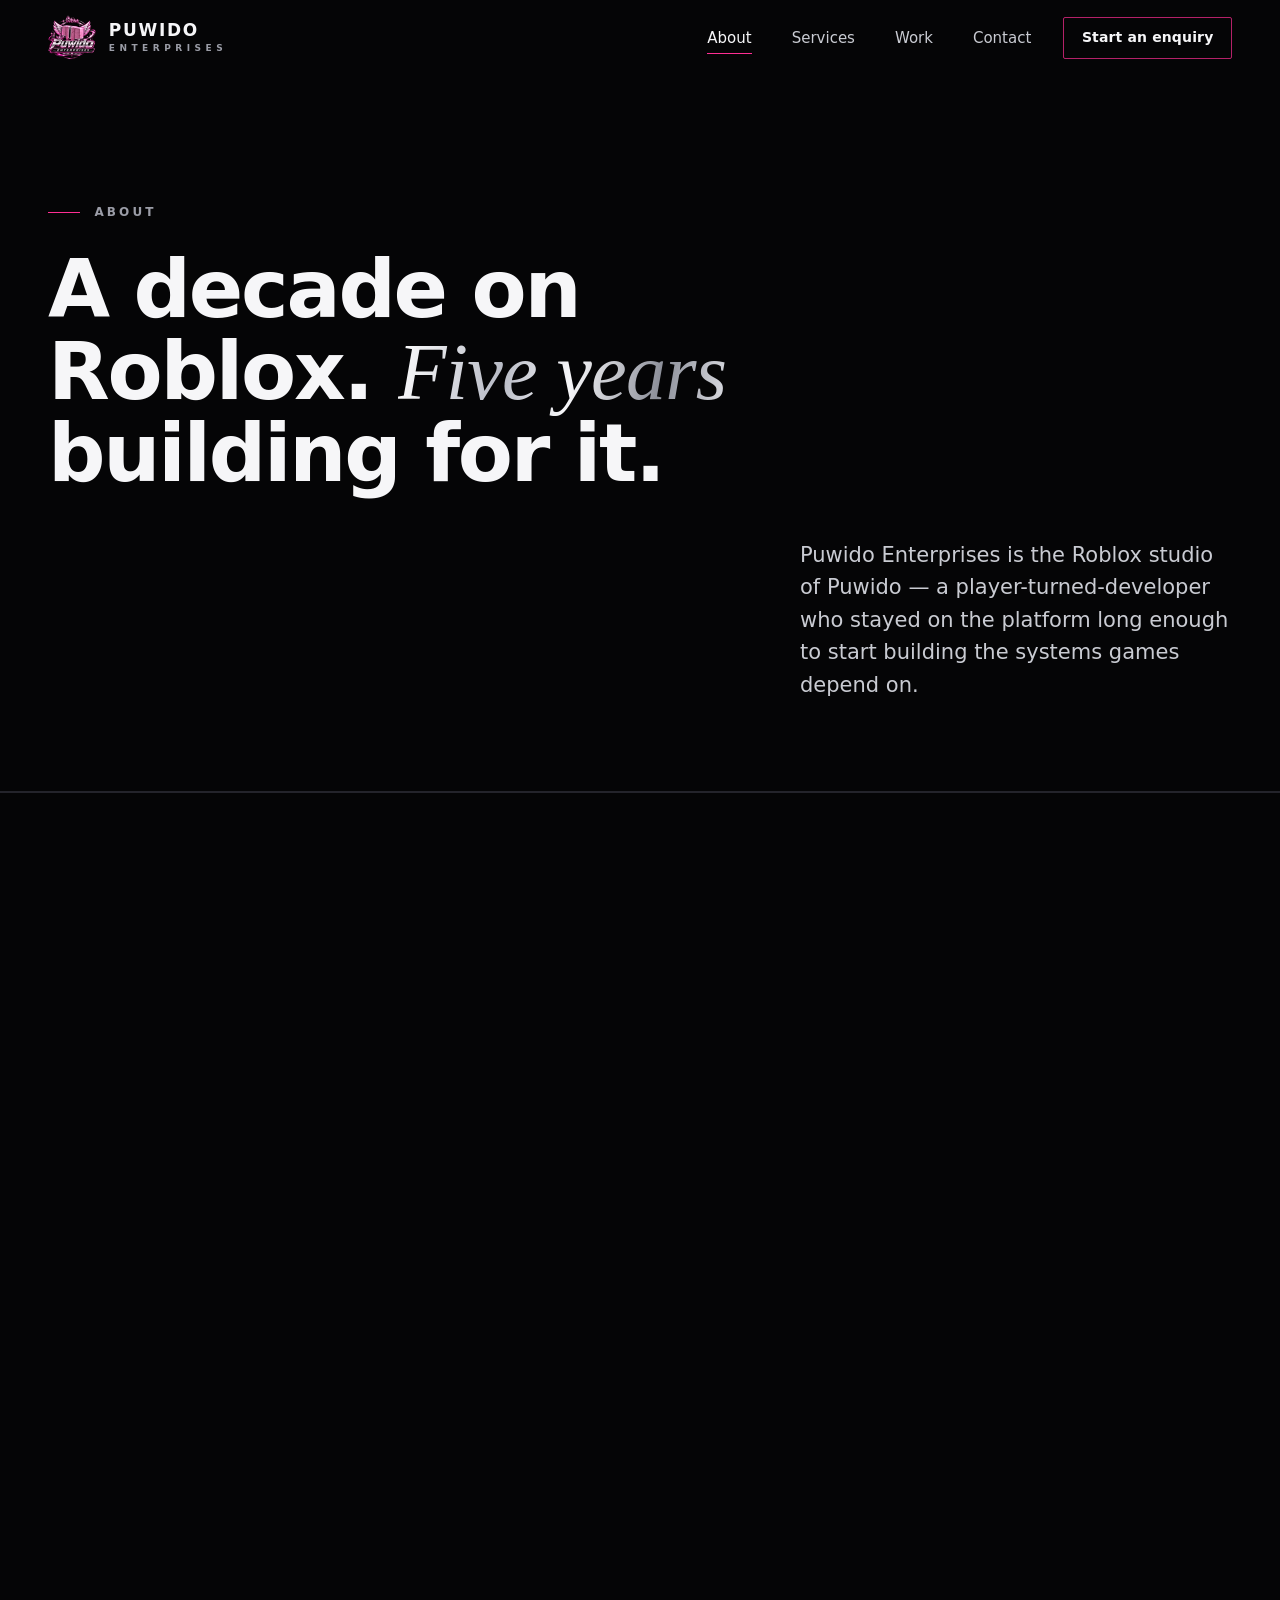
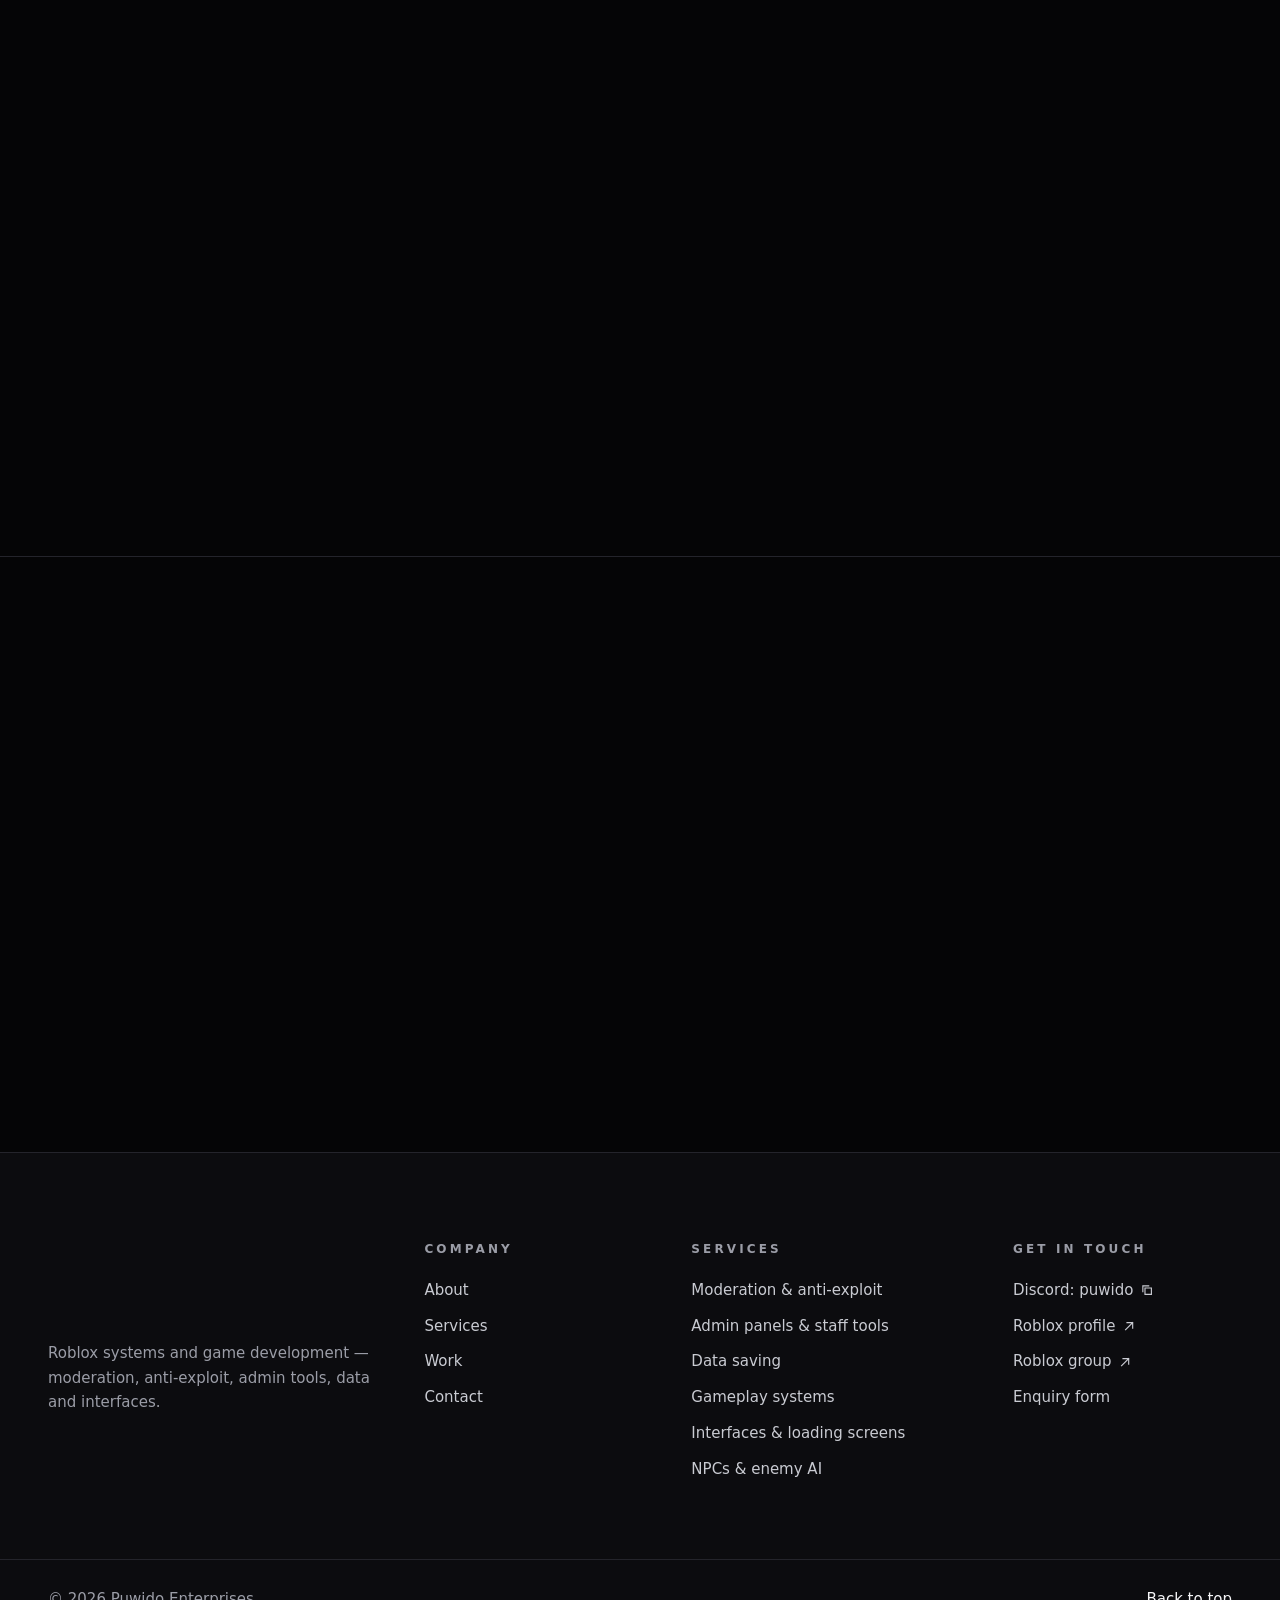
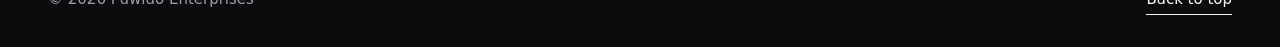
<file: about.html>
<!DOCTYPE html><html lang="en-GB"><head><meta charset="utf-8"><meta content="width=device-width,initial-scale=1" name="viewport"><meta content="default-src &#39;none&#39;; script-src &#39;self&#39;; style-src &#39;self&#39; https://fonts.googleapis.com; font-src https://fonts.gstatic.com; img-src &#39;self&#39;; media-src &#39;self&#39;; manifest-src &#39;self&#39;; connect-src &#39;self&#39; https://puwido-contact.puwido.workers.dev; form-action &#39;self&#39; https://puwido-contact.puwido.workers.dev; frame-src &#39;none&#39;; worker-src &#39;none&#39;; base-uri &#39;none&#39;; object-src &#39;none&#39;; require-trusted-types-for &#39;script&#39;; trusted-types &#39;none&#39;; upgrade-insecure-requests" http-equiv="Content-Security-Policy"><meta content="strict-origin-when-cross-origin" name="referrer"><title>About — Puwido Enterprises</title><meta content="Puwido Enterprises is the Roblox development practice of Puwido: more than ten years on Roblox and five years writing Luau, focused on server-side systems." name="description"><link href="https://puwidoenterprises.com/about.html" rel="canonical"><meta content="#050506" name="theme-color"><meta content="dark" name="color-scheme"><meta content="website" property="og:type"><meta content="Puwido Enterprises" property="og:site_name"><meta content="About — Puwido Enterprises" property="og:title"><meta content="Puwido Enterprises is the Roblox development practice of Puwido: more than ten years on Roblox and five years writing Luau, focused on server-side systems." property="og:description"><meta content="https://puwidoenterprises.com/assets/img/brand/og-image.jpg" property="og:image"><meta content="1200" property="og:image:width"><meta content="630" property="og:image:height"><meta content="The Puwido Enterprises emblem" property="og:image:alt"><meta content="https://puwidoenterprises.com/about.html" property="og:url"><meta content="summary_large_image" name="twitter:card"><link href="assets/img/icons/icon-32.png" rel="icon" sizes="32x32" type="image/png"><link href="assets/img/icons/icon-180.png" rel="apple-touch-icon"><link href="https://fonts.googleapis.com" rel="preconnect"><link href="https://fonts.gstatic.com" rel="preconnect" crossorigin><link href="https://fonts.googleapis.com/css2?family=Archivo:wdth,wght@62..125,300..800&amp;family=Instrument+Serif:ital@0;1&amp;display=swap" rel="stylesheet"><link href="assets/css/site.css?v=552db64274" rel="stylesheet"><script type="application/ld+json">{"@context":"https://schema.org","@type":"Organization","name":"Puwido Enterprises","description":"Roblox systems & game development","logo":"https://puwidoenterprises.com/assets/img/brand/emblem-560.jpg","url":"https://puwidoenterprises.com/","sameAs":["https://www.roblox.com/users/171575142/profile"]}</script></head><body class="page-about" id="top"><a href="#main" class="skip-link">Skip to content</a><header class="site-header" data-header><div class="site-header__inner"><a href="index.html" class="brand" aria-label="Puwido Enterprises — home"><img alt="" height="48" src="assets/img/brand/emblem-96.png" width="48" class="brand__mark"> <span class="brand__word" aria-hidden="true"><span class="brand__name">Puwido</span> <span class="brand__sub">Enterprises</span></span></a><nav aria-label="Main" class="primary-nav"><ul class="primary-nav__list"><li><a href="about.html" aria-current="page">About</a></li><li><a href="services.html">Services</a></li><li><a href="work.html">Work</a></li><li><a href="contact.html">Contact</a></li></ul></nav><a href="contact.html" class="btn btn--outline btn--sm site-header__cta">Start an enquiry</a> <button class="menu-toggle" type="button" aria-controls="mobile-menu" aria-expanded="false" data-menu-toggle><span class="menu-toggle__label" data-menu-label>Menu</span> <span class="menu-toggle__bars" aria-hidden="true"><span></span><span></span></span></button></div><div class="mobile-menu" data-menu hidden id="mobile-menu"><nav aria-label="Mobile"><ol class="mobile-menu__list"><li><a href="index.html"><span>01</span>Home</a></li><li><a href="about.html" aria-current="page"><span>02</span>About</a></li><li><a href="services.html"><span>03</span>Services</a></li><li><a href="work.html"><span>04</span>Work</a></li><li><a href="contact.html"><span>05</span>Contact</a></li></ol></nav><div class="mobile-menu__foot"><p class="label">Discord</p><button class="copy-chip" type="button" data-copy="puwido" data-copy-label="Discord username copied"><span>puwido</span><svg aria-hidden="true" class="icon" focusable="false" viewBox="0 0 20 20"><path d="M7 7h9v9H7zM4 13V4h9" fill="none" stroke="currentColor" stroke-width="1.6"/></svg></button></div></div></header><main id="main" tabindex="-1"><header class="page-head"><div class="wrap page-head__grid"><p class="eyebrow">About</p><h1 class="page-title">A decade on Roblox. <em>Five years</em> building for it.</h1><p class="page-head__lede">Puwido Enterprises is the Roblox studio of Puwido — a player-turned-developer who stayed on the platform long enough to start building the systems games depend on.</p></div></header><section aria-labelledby="team-title" class="section team"><div class="wrap"><header class="section-head section-head--stacked" data-reveal><p class="eyebrow">Team</p><h2 class="section-title" id="team-title">Who you’ll <em>work with.</em></h2></header><div class="team-grid"><article class="member" data-reveal><div class="member__top"><img alt="Puwido’s Roblox avatar" height="150" src="assets/img/brand/avatar.png" width="150" class="member__avatar" loading="lazy"><div><h3 class="member__name">Puwido</h3><p class="member__role">Founder &amp; CEO</p></div></div><p>More than a decade on Roblox, and five years writing Luau. Puwido played the platform for years before opening Studio, and that time still shapes the work — knowing how players behave, and how exploiters cheat, is most of what makes a system hold up.</p><p>Most of what Puwido builds runs on the server, where exploiters can’t reach it: moderation and anti-exploit systems, admin panels, data saving, and the interfaces that sit on top of them. Alongside that, Puwido has contributed to games across simulators, tycoons, combat and military roleplay, and also works in C#, C++, Java and HTML.</p><a href="https://www.roblox.com/users/171575142/profile" class="text-link" rel="noopener noreferrer" target="_blank">Roblox profile <svg aria-hidden="true" class="icon" focusable="false" viewBox="0 0 20 20"><path d="M7 5h8v8M15 5 5 15" fill="none" stroke="currentColor" stroke-width="1.6" stroke-linecap="square"/></svg><span class="visually-hidden">(Puwido, opens in a new tab)</span></a></article><article class="member" data-reveal><div class="member__top"><img alt="Scy’s avatar" height="160" src="assets/img/brand/scy-avatar.png" width="160" class="member__avatar" loading="lazy"><div><h3 class="member__name">Scy</h3><p class="member__role">Co-Founder &amp; Lead Developer</p></div></div><p>A versatile Roblox developer who takes a game from its earliest concept through to a finished experience. Rather than specialising in one area, Scy works across the whole process — scripting, building and 3D modelling — so every part fits together.</p><p>That runs from custom Luau scripts and gameplay systems to map design and original models, each handled with a focus on quality, functionality and detail. Blank baseplate or existing project, the goal is the same: turn ideas into fully developed Roblox games.</p><a href="https://www.roblox.com/users/1877997580/profile" class="text-link" rel="noopener noreferrer" target="_blank">Roblox profile <svg aria-hidden="true" class="icon" focusable="false" viewBox="0 0 20 20"><path d="M7 5h8v8M15 5 5 15" fill="none" stroke="currentColor" stroke-width="1.6" stroke-linecap="square"/></svg><span class="visually-hidden">(Scy, opens in a new tab)</span></a></article></div><aside class="hiring" data-reveal><div class="hiring__text"><p class="hiring__tag"><span class="hiring__dot" aria-hidden="true"></span>Currently hiring</p><h3 class="hiring__title">We’re looking for Roblox developers.</h3><p>Scripters, builders and modellers who sweat the details. If that sounds like you, send a bit about your work and what you’d like to build.</p></div><a href="contact.html?service=hiring" class="btn btn--primary">Apply <svg aria-hidden="true" class="icon" focusable="false" viewBox="0 0 20 20"><path d="M4 10h11M11 5l5 5-5 5" fill="none" stroke="currentColor" stroke-width="1.6" stroke-linecap="square"/></svg></a></aside></div></section><section aria-labelledby="principles-title" class="section principles"><div class="wrap"><header class="section-head section-head--stacked" data-reveal><p class="eyebrow">Principles</p><h2 class="section-title" id="principles-title">How the work is <em>held together.</em></h2></header><ol class="principles__list"><li data-reveal><span class="principles__num">01</span><h3>The server decides.</h3><p>Clients ask; the server checks. Every remote and every admin action is validated server-side, so exploiters can’t simply fire events.</p></li><li data-reveal><span class="principles__num">02</span><h3>Readable over clever.</h3><p>Clear names and modular structure, so the next developer can pick the code up without guessing.</p></li><li data-reveal><span class="principles__num">03</span><h3>Configured, not rewritten.</h3><p>Colours, text, timings, word lists and limits live in one config file or an in-game settings panel.</p></li><li data-reveal><span class="principles__num">04</span><h3>Built for every screen.</h3><p>Interfaces are built for PC, mobile and console, and scale from a phone to an ultrawide monitor.</p></li><li data-reveal><span class="principles__num">05</span><h3>Nobody gets stuck.</h3><p>Loading stages time out, failed saves retry, and systems are built to fail safely rather than lock players out.</p></li></ol></div></section><section aria-labelledby="toolkit-title" class="section toolkit"><div class="wrap toolkit__grid"><div data-reveal><p class="eyebrow">Toolkit</p><h2 class="section-title" id="toolkit-title">Luau first. <em>Not only Luau.</em></h2></div><div data-reveal><ul class="langs"><li><span class="langs__name">Luau</span><span class="langs__note">Primary language — all Roblox work</span></li><li><span class="langs__name">C#</span></li><li><span class="langs__name">C++</span></li><li><span class="langs__name">Java</span></li><li><span class="langs__name">HTML</span></li></ul><p class="toolkit__platform">On Roblox, the work leans on the platform’s own tools wherever they exist — DataStores, the Ban API, text filtering and pathfinding — rather than reinventing them.</p></div></div></section><section aria-labelledby="cta-title" class="cta"><div class="wrap cta__grid"><h2 class="cta__title" id="cta-title" data-reveal>Have a project that needs to <em>hold up?</em></h2><div class="cta__side" data-reveal><p>Share the game, what it needs built and when you need it. Enquiries are answered on Discord.</p><div class="cta__actions"><a href="contact.html" class="btn btn--primary">Start an enquiry <svg aria-hidden="true" class="icon" focusable="false" viewBox="0 0 20 20"><path d="M4 10h11M11 5l5 5-5 5" fill="none" stroke="currentColor" stroke-width="1.6" stroke-linecap="square"/></svg></a><button class="btn btn--quiet" type="button" data-copy="puwido" data-copy-label="Discord username copied">Copy Discord username <svg aria-hidden="true" class="icon" focusable="false" viewBox="0 0 20 20"><path d="M7 7h9v9H7zM4 13V4h9" fill="none" stroke="currentColor" stroke-width="1.6"/></svg></button></div></div></div></section></main><footer class="site-footer"><div class="wrap site-footer__grid"><div class="site-footer__brand"><img alt="Puwido Enterprises" height="80" src="assets/img/brand/emblem-160.png" width="80" loading="lazy"><p>Roblox systems and game development — moderation, anti-exploit, admin tools, data and interfaces.</p></div><nav aria-label="Company" class="site-footer__col"><h2 class="label">Company</h2><ul><li><a href="about.html">About</a></li><li><a href="services.html">Services</a></li><li><a href="work.html">Work</a></li><li><a href="contact.html">Contact</a></li></ul></nav><nav aria-label="Services" class="site-footer__col"><h2 class="label">Services</h2><ul><li><a href="services.html#moderation">Moderation &amp; anti-exploit</a></li><li><a href="services.html#admin">Admin panels &amp; staff tools</a></li><li><a href="services.html#data">Data saving</a></li><li><a href="services.html#gameplay">Gameplay systems</a></li><li><a href="services.html#interface">Interfaces &amp; loading screens</a></li><li><a href="services.html#npcs">NPCs &amp; enemy AI</a></li></ul></nav><div class="site-footer__col"><h2 class="label">Get in touch</h2><ul><li><button class="footer-copy" type="button" data-copy="puwido" data-copy-label="Discord username copied">Discord: puwido <svg aria-hidden="true" class="icon" focusable="false" viewBox="0 0 20 20"><path d="M7 7h9v9H7zM4 13V4h9" fill="none" stroke="currentColor" stroke-width="1.6"/></svg></button></li><li><a href="https://www.roblox.com/users/171575142/profile" rel="noopener noreferrer" target="_blank">Roblox profile <svg aria-hidden="true" class="icon" focusable="false" viewBox="0 0 20 20"><path d="M7 5h8v8M15 5 5 15" fill="none" stroke="currentColor" stroke-width="1.6" stroke-linecap="square"/></svg><span class="visually-hidden">(opens in a new tab)</span></a></li><li><a href="https://www.roblox.com/communities/980905645/Puwido-Enterprises" rel="noopener noreferrer" target="_blank">Roblox group <svg aria-hidden="true" class="icon" focusable="false" viewBox="0 0 20 20"><path d="M7 5h8v8M15 5 5 15" fill="none" stroke="currentColor" stroke-width="1.6" stroke-linecap="square"/></svg><span class="visually-hidden">(opens in a new tab)</span></a></li><li><a href="contact.html">Enquiry form</a></li></ul></div></div><div class="wrap site-footer__base"><p>&copy; 2026 Puwido Enterprises</p><a href="#top" class="text-link" data-to-top>Back to top</a></div></footer><div class="toast" aria-live="polite" data-toast role="status"></div><script defer src="assets/js/site.js?v=0967101ddc"></script></body></html>
</file>
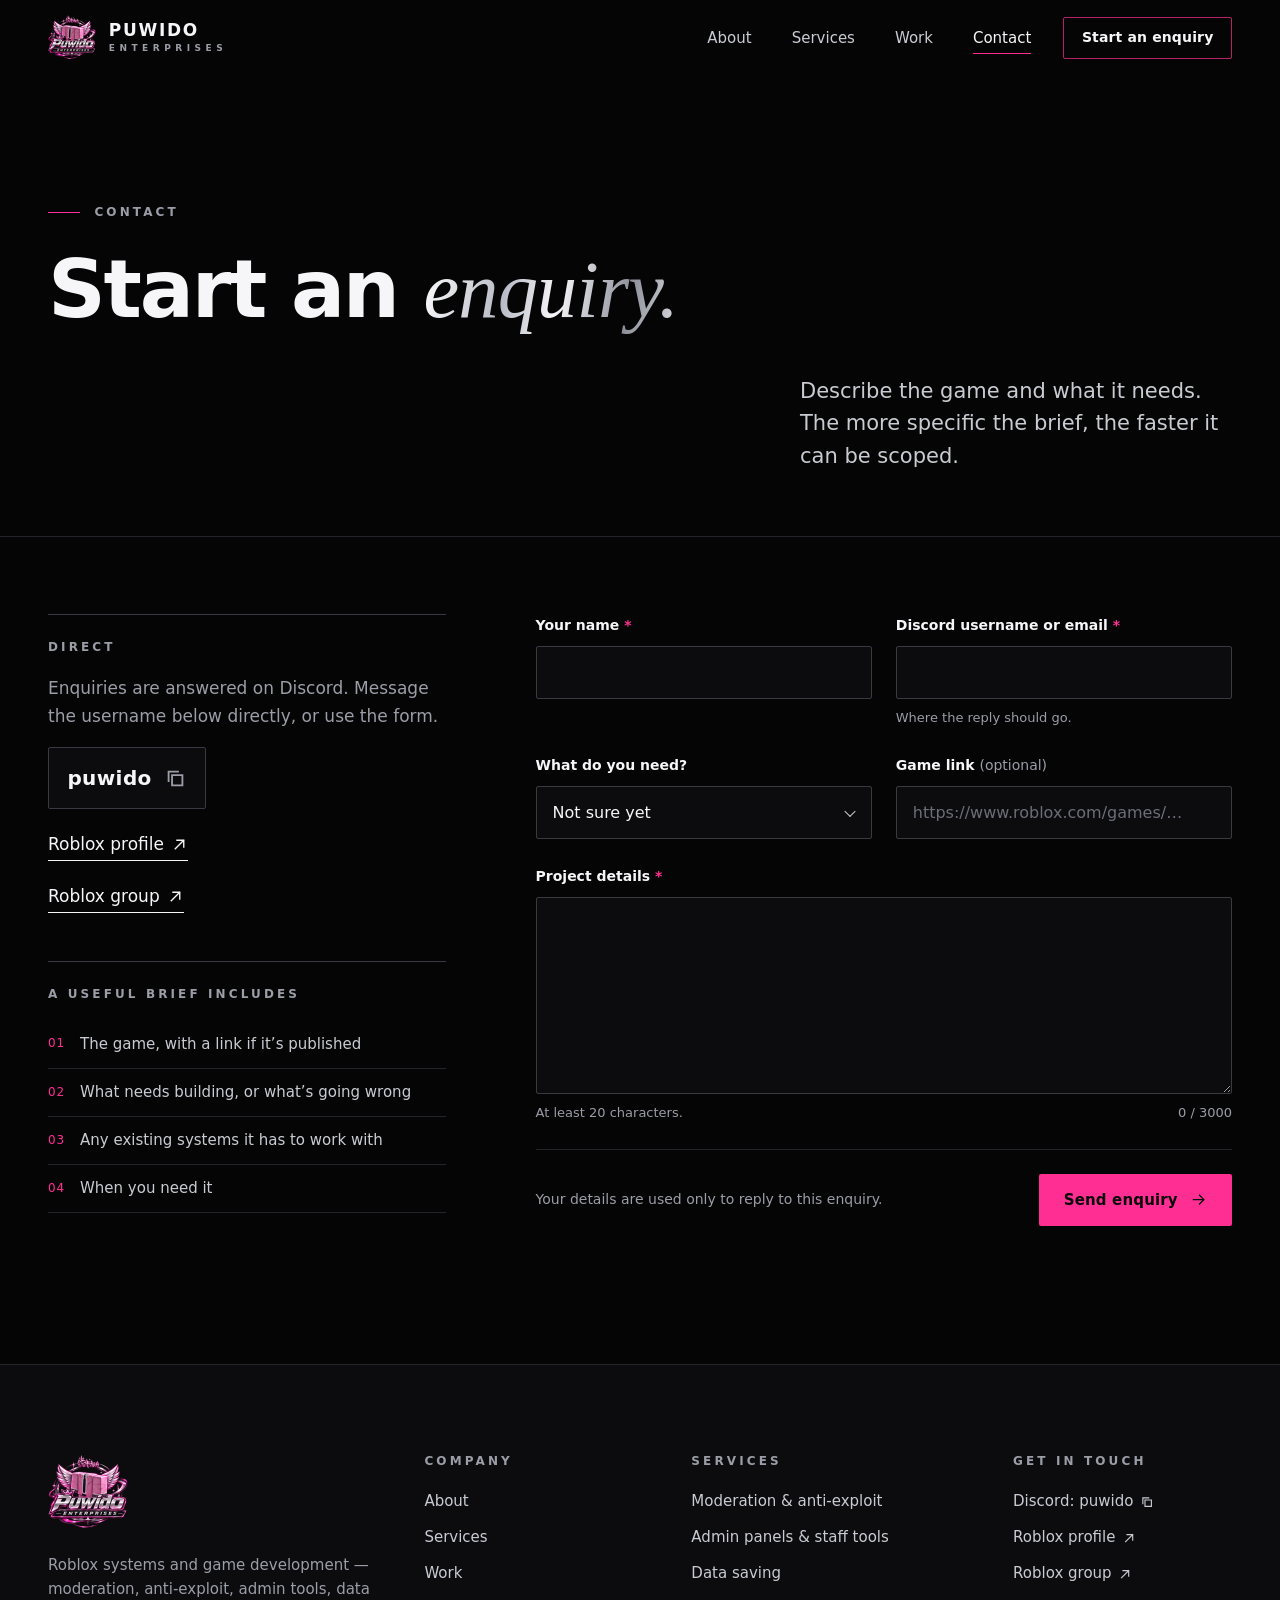
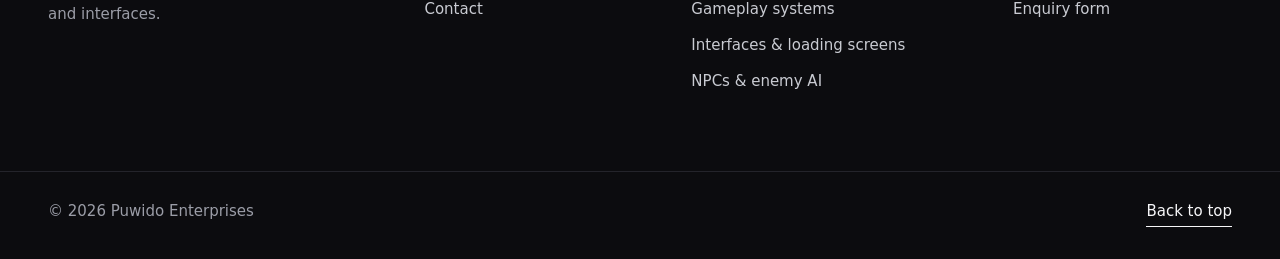
<file: contact.html>
<!DOCTYPE html><html lang="en-GB"><head><meta charset="utf-8"><meta content="width=device-width,initial-scale=1" name="viewport"><meta content="default-src &#39;none&#39;; script-src &#39;self&#39;; style-src &#39;self&#39; https://fonts.googleapis.com; font-src https://fonts.gstatic.com; img-src &#39;self&#39;; media-src &#39;self&#39;; manifest-src &#39;self&#39;; connect-src &#39;self&#39; https://puwido-contact.puwido.workers.dev; form-action &#39;self&#39; https://puwido-contact.puwido.workers.dev; frame-src &#39;none&#39;; worker-src &#39;none&#39;; base-uri &#39;none&#39;; object-src &#39;none&#39;; require-trusted-types-for &#39;script&#39;; trusted-types &#39;none&#39;; upgrade-insecure-requests" http-equiv="Content-Security-Policy"><meta content="strict-origin-when-cross-origin" name="referrer"><title>Contact — Puwido Enterprises</title><meta content="Start an enquiry with Puwido Enterprises about Roblox systems, moderation, admin tools, data saving, interfaces or gameplay development." name="description"><link href="https://puwidoenterprises.com/contact.html" rel="canonical"><meta content="#050506" name="theme-color"><meta content="dark" name="color-scheme"><meta content="website" property="og:type"><meta content="Puwido Enterprises" property="og:site_name"><meta content="Contact — Puwido Enterprises" property="og:title"><meta content="Start an enquiry with Puwido Enterprises about Roblox systems, moderation, admin tools, data saving, interfaces or gameplay development." property="og:description"><meta content="https://puwidoenterprises.com/assets/img/brand/og-image.jpg" property="og:image"><meta content="1200" property="og:image:width"><meta content="630" property="og:image:height"><meta content="The Puwido Enterprises emblem" property="og:image:alt"><meta content="https://puwidoenterprises.com/contact.html" property="og:url"><meta content="summary_large_image" name="twitter:card"><link href="assets/img/icons/icon-32.png" rel="icon" sizes="32x32" type="image/png"><link href="assets/img/icons/icon-180.png" rel="apple-touch-icon"><link href="https://fonts.googleapis.com" rel="preconnect"><link href="https://fonts.gstatic.com" rel="preconnect" crossorigin><link href="https://fonts.googleapis.com/css2?family=Archivo:wdth,wght@62..125,300..800&amp;family=Instrument+Serif:ital@0;1&amp;display=swap" rel="stylesheet"><link href="assets/css/site.css?v=552db64274" rel="stylesheet"><script type="application/ld+json">{"@context":"https://schema.org","@type":"Organization","name":"Puwido Enterprises","description":"Roblox systems & game development","logo":"https://puwidoenterprises.com/assets/img/brand/emblem-560.jpg","url":"https://puwidoenterprises.com/","sameAs":["https://www.roblox.com/users/171575142/profile"]}</script></head><body class="page-contact" id="top"><a href="#main" class="skip-link">Skip to content</a><header class="site-header" data-header><div class="site-header__inner"><a href="index.html" class="brand" aria-label="Puwido Enterprises — home"><img alt="" height="48" src="assets/img/brand/emblem-96.png" width="48" class="brand__mark"> <span class="brand__word" aria-hidden="true"><span class="brand__name">Puwido</span> <span class="brand__sub">Enterprises</span></span></a><nav aria-label="Main" class="primary-nav"><ul class="primary-nav__list"><li><a href="about.html">About</a></li><li><a href="services.html">Services</a></li><li><a href="work.html">Work</a></li><li><a href="contact.html" aria-current="page">Contact</a></li></ul></nav><a href="contact.html" class="btn btn--outline btn--sm site-header__cta">Start an enquiry</a> <button class="menu-toggle" type="button" aria-controls="mobile-menu" aria-expanded="false" data-menu-toggle><span class="menu-toggle__label" data-menu-label>Menu</span> <span class="menu-toggle__bars" aria-hidden="true"><span></span><span></span></span></button></div><div class="mobile-menu" hidden data-menu id="mobile-menu"><nav aria-label="Mobile"><ol class="mobile-menu__list"><li><a href="index.html"><span>01</span>Home</a></li><li><a href="about.html"><span>02</span>About</a></li><li><a href="services.html"><span>03</span>Services</a></li><li><a href="work.html"><span>04</span>Work</a></li><li><a href="contact.html" aria-current="page"><span>05</span>Contact</a></li></ol></nav><div class="mobile-menu__foot"><p class="label">Discord</p><button class="copy-chip" type="button" data-copy="puwido" data-copy-label="Discord username copied"><span>puwido</span><svg aria-hidden="true" class="icon" focusable="false" viewBox="0 0 20 20"><path d="M7 7h9v9H7zM4 13V4h9" fill="none" stroke="currentColor" stroke-width="1.6"/></svg></button></div></div></header><main id="main" tabindex="-1"><header class="page-head page-head--compact"><div class="wrap page-head__grid"><p class="eyebrow">Contact</p><h1 class="page-title">Start an <em>enquiry.</em></h1><p class="page-head__lede">Describe the game and what it needs. The more specific the brief, the faster it can be scoped.</p></div></header><section aria-label="Enquiry" class="contact section section--tight"><div class="wrap contact__grid"><aside class="contact__aside"><div class="contact__block"><h2 class="label">Direct</h2><p>Enquiries are answered on Discord. Message the username below directly, or use the form.</p><button class="copy-chip copy-chip--large" type="button" data-copy="puwido" data-copy-label="Discord username copied"><span>puwido</span><svg aria-hidden="true" class="icon" focusable="false" viewBox="0 0 20 20"><path d="M7 7h9v9H7zM4 13V4h9" fill="none" stroke="currentColor" stroke-width="1.6"/></svg></button> <a href="https://www.roblox.com/users/171575142/profile" class="text-link" rel="noopener noreferrer" target="_blank">Roblox profile <svg aria-hidden="true" class="icon" focusable="false" viewBox="0 0 20 20"><path d="M7 5h8v8M15 5 5 15" fill="none" stroke="currentColor" stroke-width="1.6" stroke-linecap="square"/></svg><span class="visually-hidden">(opens in a new tab)</span></a> <a href="https://www.roblox.com/communities/980905645/Puwido-Enterprises" class="text-link" rel="noopener noreferrer" target="_blank">Roblox group <svg aria-hidden="true" class="icon" focusable="false" viewBox="0 0 20 20"><path d="M7 5h8v8M15 5 5 15" fill="none" stroke="currentColor" stroke-width="1.6" stroke-linecap="square"/></svg><span class="visually-hidden">(opens in a new tab)</span></a></div><div class="contact__block"><h2 class="label">A useful brief includes</h2><ol class="brief-list"><li>The game, with a link if it’s published</li><li>What needs building, or what’s going wrong</li><li>Any existing systems it has to work with</li><li>When you need it</li></ol></div></aside><div class="contact__form-wrap"><form class="enquiry" data-discord="puwido" data-endpoint="https://puwido-contact.puwido.workers.dev" data-enquiry-form novalidate><div class="enquiry__errors" hidden tabindex="-1" data-error-summary><h2>Please check the following:</h2><ul></ul></div><div class="field-row"><div class="field"><label for="f-name">Your name <span class="req" aria-hidden="true">*</span></label> <input id="f-name" name="name" aria-describedby="f-name-error" maxlength="80" autocomplete="name" required><p class="field__error" id="f-name-error" data-error-for="name"></p></div><div class="field"><label for="f-contact">Discord username or email <span class="req" aria-hidden="true">*</span></label> <input id="f-contact" name="contact" aria-describedby="f-contact-hint f-contact-error" maxlength="120" autocapitalize="off" spellcheck="false" autocomplete="email" required><p class="field__hint" id="f-contact-hint">Where the reply should go.</p><p class="field__error" id="f-contact-error" data-error-for="contact"></p></div></div><div class="field-row"><div class="field"><label for="f-service">What do you need?</label><div class="select"><select id="f-service" name="service"><option value="">Not sure yet</option><option value="moderation">Moderation &amp; anti-exploit</option><option value="admin">Admin panels &amp; staff tools</option><option value="data">Data saving</option><option value="gameplay">Gameplay systems</option><option value="interface">Interfaces &amp; loading screens</option><option value="npcs">NPCs &amp; enemy AI</option><option value="hiring">Joining the team</option><option value="other">Something else</option></select></div></div><div class="field"><label for="f-game">Game link <span class="optional">(optional)</span></label> <input id="f-game" name="game" aria-describedby="f-game-error" maxlength="300" autocapitalize="off" spellcheck="false" inputmode="url" placeholder="https://www.roblox.com/games/…" type="url"><p class="field__error" id="f-game-error" data-error-for="game"></p></div></div><div class="field"><label for="f-message">Project details <span class="req" aria-hidden="true">*</span></label> <textarea id="f-message" rows="7" aria-describedby="f-message-hint f-message-error" maxlength="3000" minlength="20" name="message" required></textarea><div class="field__foot"><p class="field__hint" id="f-message-hint">At least 20 characters.</p><p class="field__count" aria-hidden="true" data-char-count>0 / 3000</p></div><p class="field__error" id="f-message-error" data-error-for="message"></p></div><div class="hp" aria-hidden="true"><label for="f-website">Leave this field empty</label> <input id="f-website" name="website" autocomplete="off" tabindex="-1"></div><div class="enquiry__submit"><p class="enquiry__note" data-mode-note></p><button class="btn btn--primary" type="submit" data-submit><span data-submit-label>Send enquiry</span> <svg aria-hidden="true" class="icon" focusable="false" viewBox="0 0 20 20"><path d="M4 10h11M11 5l5 5-5 5" fill="none" stroke="currentColor" stroke-width="1.6" stroke-linecap="square"/></svg></button></div><p class="enquiry__status" data-form-status role="alert"></p></form><div class="enquiry-done" hidden tabindex="-1" data-form-success><p class="eyebrow">Enquiry ready</p><h2 class="enquiry-done__title" data-success-title></h2><p data-success-text></p><div class="enquiry-done__copy" hidden data-success-manual><label for="f-prepared">Your enquiry</label> <textarea id="f-prepared" rows="8" data-prepared readonly></textarea></div><div class="enquiry-done__actions" data-success-actions></div><button class="text-link" type="button" data-form-reset>Write another enquiry</button></div></div></div></section></main><footer class="site-footer"><div class="wrap site-footer__grid"><div class="site-footer__brand"><img alt="Puwido Enterprises" height="80" src="assets/img/brand/emblem-160.png" width="80" loading="lazy"><p>Roblox systems and game development — moderation, anti-exploit, admin tools, data and interfaces.</p></div><nav aria-label="Company" class="site-footer__col"><h2 class="label">Company</h2><ul><li><a href="about.html">About</a></li><li><a href="services.html">Services</a></li><li><a href="work.html">Work</a></li><li><a href="contact.html">Contact</a></li></ul></nav><nav aria-label="Services" class="site-footer__col"><h2 class="label">Services</h2><ul><li><a href="services.html#moderation">Moderation &amp; anti-exploit</a></li><li><a href="services.html#admin">Admin panels &amp; staff tools</a></li><li><a href="services.html#data">Data saving</a></li><li><a href="services.html#gameplay">Gameplay systems</a></li><li><a href="services.html#interface">Interfaces &amp; loading screens</a></li><li><a href="services.html#npcs">NPCs &amp; enemy AI</a></li></ul></nav><div class="site-footer__col"><h2 class="label">Get in touch</h2><ul><li><button class="footer-copy" type="button" data-copy="puwido" data-copy-label="Discord username copied">Discord: puwido <svg aria-hidden="true" class="icon" focusable="false" viewBox="0 0 20 20"><path d="M7 7h9v9H7zM4 13V4h9" fill="none" stroke="currentColor" stroke-width="1.6"/></svg></button></li><li><a href="https://www.roblox.com/users/171575142/profile" rel="noopener noreferrer" target="_blank">Roblox profile <svg aria-hidden="true" class="icon" focusable="false" viewBox="0 0 20 20"><path d="M7 5h8v8M15 5 5 15" fill="none" stroke="currentColor" stroke-width="1.6" stroke-linecap="square"/></svg><span class="visually-hidden">(opens in a new tab)</span></a></li><li><a href="https://www.roblox.com/communities/980905645/Puwido-Enterprises" rel="noopener noreferrer" target="_blank">Roblox group <svg aria-hidden="true" class="icon" focusable="false" viewBox="0 0 20 20"><path d="M7 5h8v8M15 5 5 15" fill="none" stroke="currentColor" stroke-width="1.6" stroke-linecap="square"/></svg><span class="visually-hidden">(opens in a new tab)</span></a></li><li><a href="contact.html">Enquiry form</a></li></ul></div></div><div class="wrap site-footer__base"><p>&copy; 2026 Puwido Enterprises</p><a href="#top" class="text-link" data-to-top>Back to top</a></div></footer><div class="toast" aria-live="polite" data-toast role="status"></div><script defer src="assets/js/site.js?v=0967101ddc"></script></body></html>
</file>
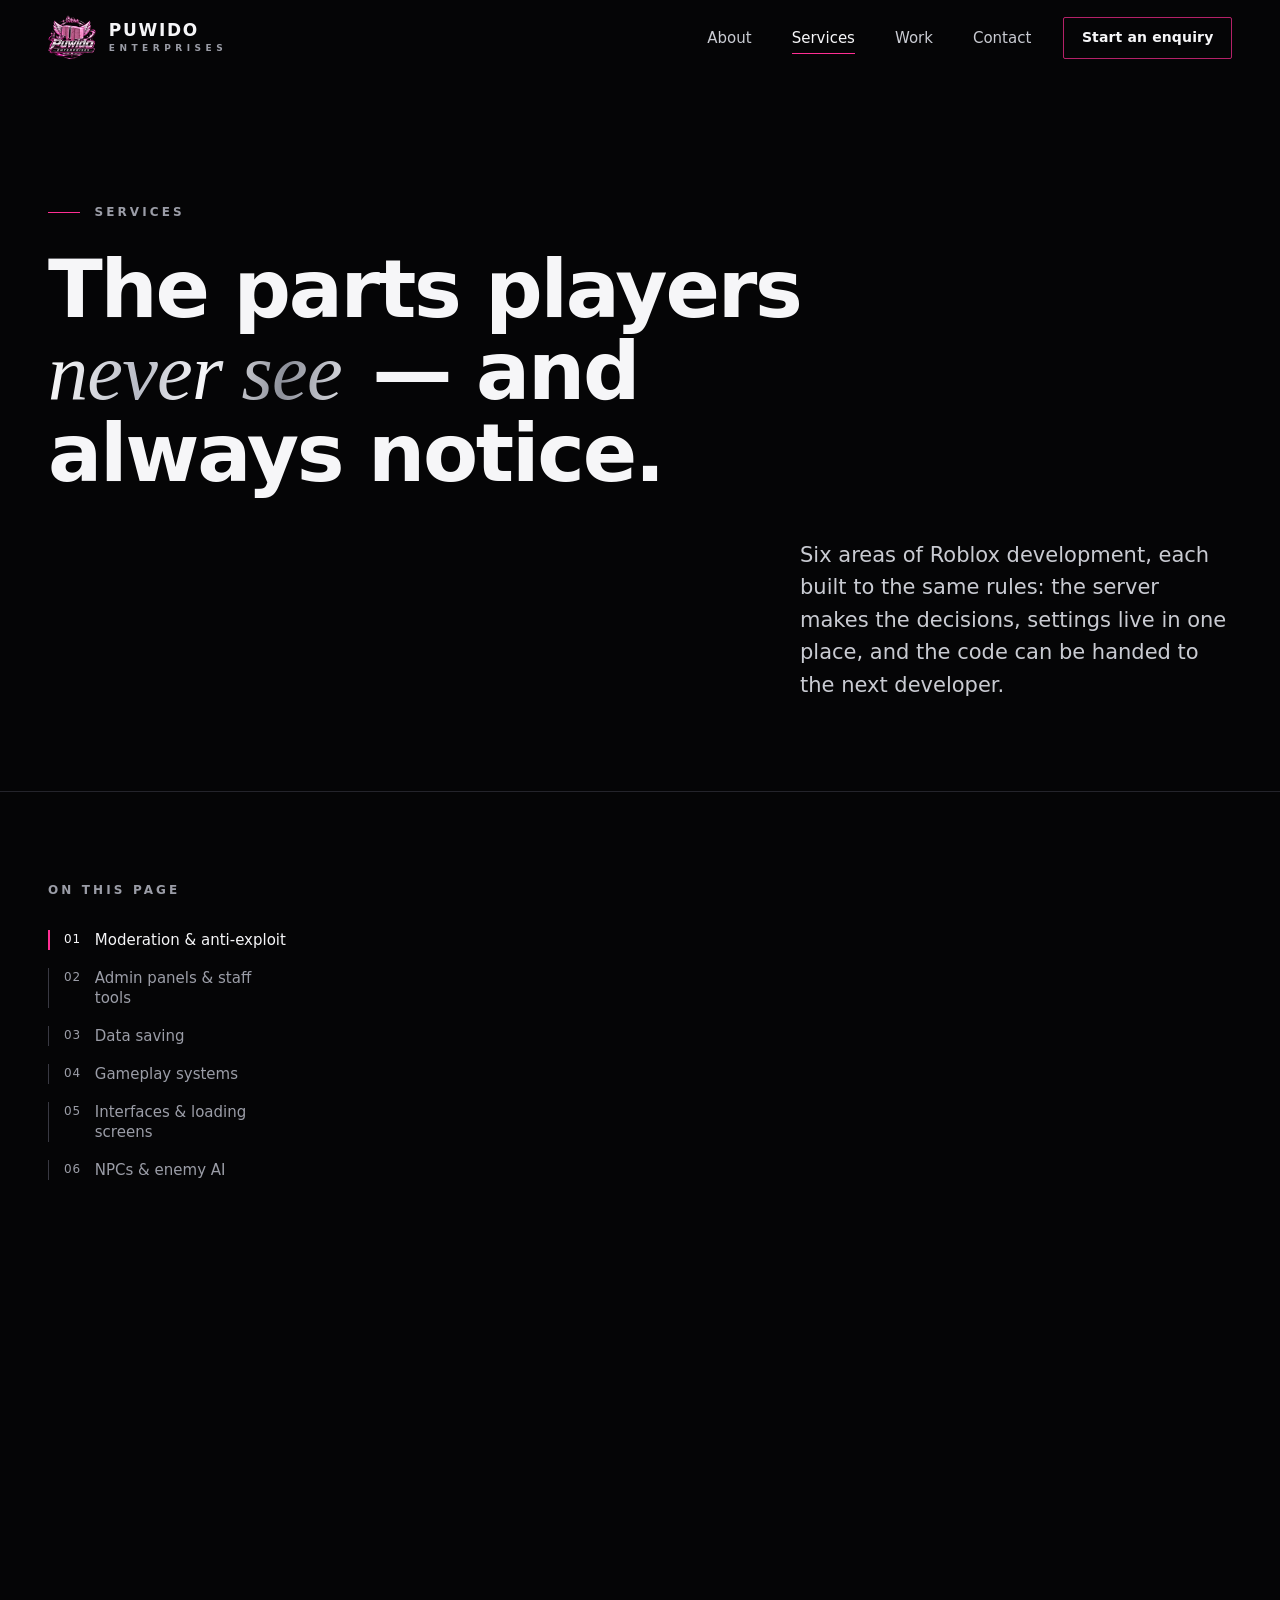
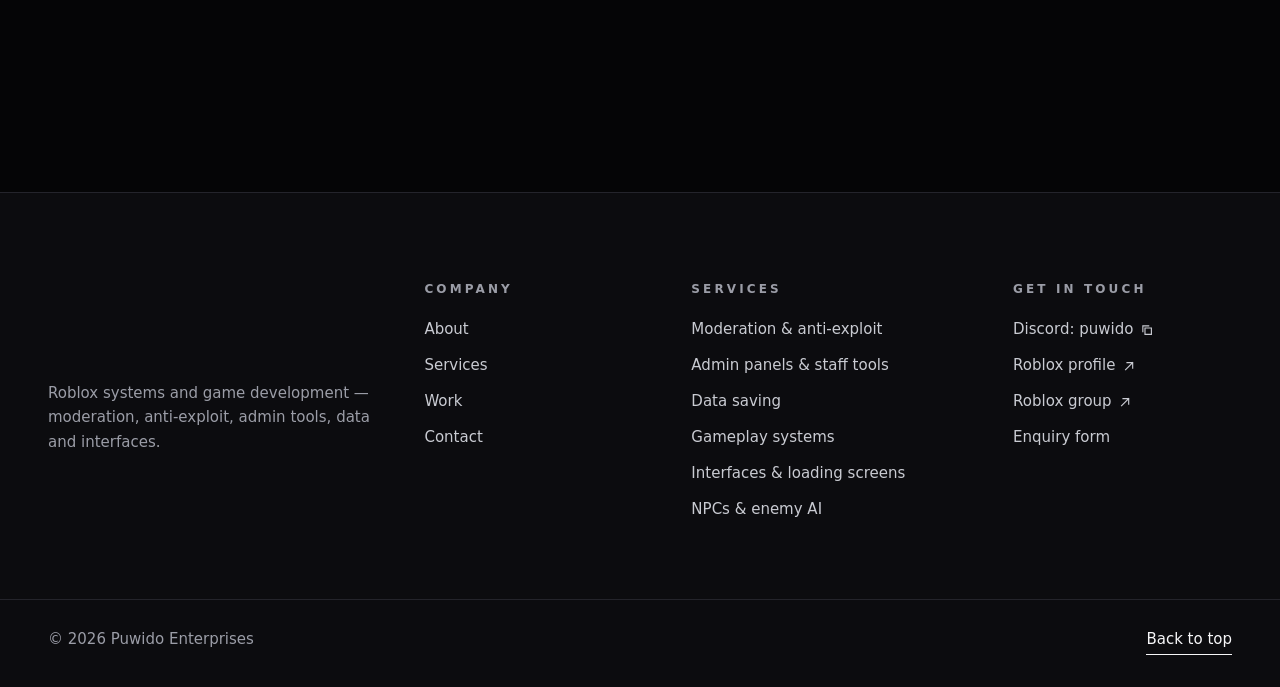
<file: services.html>
<!DOCTYPE html><html lang="en-GB"><head><meta charset="utf-8"><meta content="width=device-width,initial-scale=1" name="viewport"><meta content="default-src &#39;none&#39;; script-src &#39;self&#39;; style-src &#39;self&#39; https://fonts.googleapis.com; font-src https://fonts.gstatic.com; img-src &#39;self&#39;; media-src &#39;self&#39;; manifest-src &#39;self&#39;; connect-src &#39;self&#39; https://puwido-contact.puwido.workers.dev; form-action &#39;self&#39; https://puwido-contact.puwido.workers.dev; frame-src &#39;none&#39;; worker-src &#39;none&#39;; base-uri &#39;none&#39;; object-src &#39;none&#39;; require-trusted-types-for &#39;script&#39;; trusted-types &#39;none&#39;; upgrade-insecure-requests" http-equiv="Content-Security-Policy"><meta content="strict-origin-when-cross-origin" name="referrer"><title>Services — Puwido Enterprises</title><meta content="Roblox development services from Puwido Enterprises: moderation and anti-exploit, admin panels, data saving, gameplay systems, interfaces and loading screens, and NPC AI." name="description"><link href="https://puwidoenterprises.com/services.html" rel="canonical"><meta content="#050506" name="theme-color"><meta content="dark" name="color-scheme"><meta content="website" property="og:type"><meta content="Puwido Enterprises" property="og:site_name"><meta content="Services — Puwido Enterprises" property="og:title"><meta content="Roblox development services from Puwido Enterprises: moderation and anti-exploit, admin panels, data saving, gameplay systems, interfaces and loading screens, and NPC AI." property="og:description"><meta content="https://puwidoenterprises.com/assets/img/brand/og-image.jpg" property="og:image"><meta content="1200" property="og:image:width"><meta content="630" property="og:image:height"><meta content="The Puwido Enterprises emblem" property="og:image:alt"><meta content="https://puwidoenterprises.com/services.html" property="og:url"><meta content="summary_large_image" name="twitter:card"><link href="assets/img/icons/icon-32.png" rel="icon" sizes="32x32" type="image/png"><link href="assets/img/icons/icon-180.png" rel="apple-touch-icon"><link href="https://fonts.googleapis.com" rel="preconnect"><link href="https://fonts.gstatic.com" rel="preconnect" crossorigin><link href="https://fonts.googleapis.com/css2?family=Archivo:wdth,wght@62..125,300..800&amp;family=Instrument+Serif:ital@0;1&amp;display=swap" rel="stylesheet"><link href="assets/css/site.css?v=552db64274" rel="stylesheet"><script type="application/ld+json">{"@context":"https://schema.org","@type":"Organization","name":"Puwido Enterprises","description":"Roblox systems & game development","logo":"https://puwidoenterprises.com/assets/img/brand/emblem-560.jpg","url":"https://puwidoenterprises.com/","sameAs":["https://www.roblox.com/users/171575142/profile"]}</script></head><body class="page-services" id="top"><a href="#main" class="skip-link">Skip to content</a><header class="site-header" data-header><div class="site-header__inner"><a href="index.html" class="brand" aria-label="Puwido Enterprises — home"><img alt="" height="48" src="assets/img/brand/emblem-96.png" width="48" class="brand__mark"> <span class="brand__word" aria-hidden="true"><span class="brand__name">Puwido</span> <span class="brand__sub">Enterprises</span></span></a><nav aria-label="Main" class="primary-nav"><ul class="primary-nav__list"><li><a href="about.html">About</a></li><li><a href="services.html" aria-current="page">Services</a></li><li><a href="work.html">Work</a></li><li><a href="contact.html">Contact</a></li></ul></nav><a href="contact.html" class="btn btn--outline btn--sm site-header__cta">Start an enquiry</a> <button class="menu-toggle" type="button" aria-controls="mobile-menu" aria-expanded="false" data-menu-toggle><span class="menu-toggle__label" data-menu-label>Menu</span> <span class="menu-toggle__bars" aria-hidden="true"><span></span><span></span></span></button></div><div class="mobile-menu" data-menu hidden id="mobile-menu"><nav aria-label="Mobile"><ol class="mobile-menu__list"><li><a href="index.html"><span>01</span>Home</a></li><li><a href="about.html"><span>02</span>About</a></li><li><a href="services.html" aria-current="page"><span>03</span>Services</a></li><li><a href="work.html"><span>04</span>Work</a></li><li><a href="contact.html"><span>05</span>Contact</a></li></ol></nav><div class="mobile-menu__foot"><p class="label">Discord</p><button class="copy-chip" type="button" data-copy="puwido" data-copy-label="Discord username copied"><span>puwido</span><svg aria-hidden="true" class="icon" focusable="false" viewBox="0 0 20 20"><path d="M7 7h9v9H7zM4 13V4h9" fill="none" stroke="currentColor" stroke-width="1.6"/></svg></button></div></div></header><main id="main" tabindex="-1"><header class="page-head"><div class="wrap page-head__grid"><p class="eyebrow">Services</p><h1 class="page-title">The parts players <em>never see</em> — and always notice.</h1><p class="page-head__lede">Six areas of Roblox development, each built to the same rules: the server makes the decisions, settings live in one place, and the code can be handed to the next developer.</p></div></header><div class="wrap services-layout"><nav aria-label="Services" class="subnav"><p class="subnav__label">On this page</p><ol><li><a href="#moderation" data-subnav-link><span>01</span>Moderation &amp; anti-exploit</a></li><li><a href="#admin" data-subnav-link><span>02</span>Admin panels &amp; staff tools</a></li><li><a href="#data" data-subnav-link><span>03</span>Data saving</a></li><li><a href="#gameplay" data-subnav-link><span>04</span>Gameplay systems</a></li><li><a href="#interface" data-subnav-link><span>05</span>Interfaces &amp; loading screens</a></li><li><a href="#npcs" data-subnav-link><span>06</span>NPCs &amp; enemy AI</a></li></ol></nav><div class="services-layout__main"><section aria-labelledby="moderation-title" class="service" data-subnav-target id="moderation"><div class="service__head" data-reveal><span class="service__num">01</span><h2 class="service__title" id="moderation-title">Moderation &amp; anti-exploit</h2></div><div class="service__body" data-reveal><p class="service__lede">Server-side systems that detect abuse, enforce your rules and keep a record of every action taken.</p><p>Detection runs where exploiters can’t reach it. Punishments escalate through a strike policy, and bans go through Roblox’s official Ban API, so they stay visible and manageable from the Creator Hub.</p><h3 class="label">What’s included</h3><ul class="ticks"><li>Escalating three-strike policies, from a warning or kick up to a permanent ban</li><li>Bans issued through the Roblox Ban API, with optional alt-account detection</li><li>Strike records saved per account and carried across servers</li><li>Detection of unauthorised interfaces injected into PlayerGui</li><li>Avatar standards checked on spawn and whenever accessories change</li><li>Ban reasons passed through Roblox’s text filter</li></ul><div class="service__related"><h3 class="label">See it in the work</h3><ul><li><a href="work.html#warden" class="text-link">Warden — Anti-Cheat <svg aria-hidden="true" class="icon" focusable="false" viewBox="0 0 20 20"><path d="M4 10h11M11 5l5 5-5 5" fill="none" stroke="currentColor" stroke-width="1.6" stroke-linecap="square"/></svg></a></li><li><a href="work.html#anti-nsfw" class="text-link">Anti-NSFW System <svg aria-hidden="true" class="icon" focusable="false" viewBox="0 0 20 20"><path d="M4 10h11M11 5l5 5-5 5" fill="none" stroke="currentColor" stroke-width="1.6" stroke-linecap="square"/></svg></a></li><li><a href="work.html#anti-injection" class="text-link">Anti-Injection System <svg aria-hidden="true" class="icon" focusable="false" viewBox="0 0 20 20"><path d="M4 10h11M11 5l5 5-5 5" fill="none" stroke="currentColor" stroke-width="1.6" stroke-linecap="square"/></svg></a></li><li><a href="work.html#anti-ageplayer" class="text-link">Anti-Ageplayer System <svg aria-hidden="true" class="icon" focusable="false" viewBox="0 0 20 20"><path d="M4 10h11M11 5l5 5-5 5" fill="none" stroke="currentColor" stroke-width="1.6" stroke-linecap="square"/></svg></a></li></ul></div><a href="contact.html?service=moderation" class="btn btn--ghost">Enquire about moderation &amp; anti-exploit <svg aria-hidden="true" class="icon" focusable="false" viewBox="0 0 20 20"><path d="M4 10h11M11 5l5 5-5 5" fill="none" stroke="currentColor" stroke-width="1.6" stroke-linecap="square"/></svg></a></div></section><section aria-labelledby="admin-title" class="service" data-subnav-target id="admin"><div class="service__head" data-reveal><span class="service__num">02</span><h2 class="service__title" id="admin-title">Admin panels &amp; staff tools</h2></div><div class="service__body" data-reveal><p class="service__lede">Panels only your admins receive, with every action verified on the server.</p><p>Staff tools are only useful if they can’t be turned against the game. Panels are hidden from everyone else, every request is checked server-side, and admins are protected from the systems they manage.</p><h3 class="label">What’s included</h3><ul class="ticks"><li>Kick, ban and unban players — in the server or offline, by username or UserId</li><li>Ban records showing date, duration, reason and the responsible admin</li><li>Detection logs with time, player, item and outcome</li><li>Settings panels that change behaviour without touching code</li><li>Admins protected from being kicked, banned or auto-banned</li><li>Custom ban lengths, from one day to permanent</li></ul><div class="service__related"><h3 class="label">See it in the work</h3><ul><li><a href="work.html#anti-ageplayer" class="text-link">Anti-Ageplayer System <svg aria-hidden="true" class="icon" focusable="false" viewBox="0 0 20 20"><path d="M4 10h11M11 5l5 5-5 5" fill="none" stroke="currentColor" stroke-width="1.6" stroke-linecap="square"/></svg></a></li><li><a href="work.html#anti-injection" class="text-link">Anti-Injection System <svg aria-hidden="true" class="icon" focusable="false" viewBox="0 0 20 20"><path d="M4 10h11M11 5l5 5-5 5" fill="none" stroke="currentColor" stroke-width="1.6" stroke-linecap="square"/></svg></a></li></ul></div><a href="contact.html?service=admin" class="btn btn--ghost">Enquire about admin panels &amp; staff tools <svg aria-hidden="true" class="icon" focusable="false" viewBox="0 0 20 20"><path d="M4 10h11M11 5l5 5-5 5" fill="none" stroke="currentColor" stroke-width="1.6" stroke-linecap="square"/></svg></a></div></section><section aria-labelledby="data-title" class="service" data-subnav-target id="data"><div class="service__head" data-reveal><span class="service__num">03</span><h2 class="service__title" id="data-title">Data saving</h2></div><div class="service__body" data-reveal><p class="service__lede">DataStores built so player progress doesn’t go missing.</p><p>Saving is where small mistakes become lost progress. Data layers are written with session locking, retries and versioning, so a crashed server or a failed request doesn’t cost a player their work.</p><h3 class="label">What’s included</h3><ul class="ticks"><li>Session locking to stop duplicated or overwritten saves</li><li>Automatic retries when a request fails</li><li>Versioned data for safe changes to what gets saved</li><li>Records and settings that persist through restarts and sync across servers</li></ul><div class="service__related"><h3 class="label">See it in the work</h3><ul><li><a href="work.html#anti-ageplayer" class="text-link">Anti-Ageplayer System <svg aria-hidden="true" class="icon" focusable="false" viewBox="0 0 20 20"><path d="M4 10h11M11 5l5 5-5 5" fill="none" stroke="currentColor" stroke-width="1.6" stroke-linecap="square"/></svg></a></li></ul></div><a href="contact.html?service=data" class="btn btn--ghost">Enquire about data saving <svg aria-hidden="true" class="icon" focusable="false" viewBox="0 0 20 20"><path d="M4 10h11M11 5l5 5-5 5" fill="none" stroke="currentColor" stroke-width="1.6" stroke-linecap="square"/></svg></a></div></section><section aria-labelledby="gameplay-title" class="service" data-subnav-target id="gameplay"><div class="service__head" data-reveal><span class="service__num">04</span><h2 class="service__title" id="gameplay-title">Gameplay systems</h2></div><div class="service__body" data-reveal><p class="service__lede">Combat, rounds, inventories, shops and quests, written as modules you can reuse.</p><p>Core systems are built as self-contained modules with clear boundaries, so they can be extended, reused in the next project, or handed to another developer without a rewrite.</p><h3 class="label">What’s included</h3><ul class="ticks"><li>Combat and weapon systems</li><li>Round and match flow</li><li>Inventories and shops</li><li>Quests and progression</li><li>Economies and upgrade paths</li></ul><div class="service__related"><h3 class="label">See it in the work</h3><ul><li><a href="work.html#wreck-it" class="text-link">Wreck It! <svg aria-hidden="true" class="icon" focusable="false" viewBox="0 0 20 20"><path d="M4 10h11M11 5l5 5-5 5" fill="none" stroke="currentColor" stroke-width="1.6" stroke-linecap="square"/></svg></a></li><li><a href="work.html#plastering-simulator" class="text-link">Plastering Simulator <svg aria-hidden="true" class="icon" focusable="false" viewBox="0 0 20 20"><path d="M4 10h11M11 5l5 5-5 5" fill="none" stroke="currentColor" stroke-width="1.6" stroke-linecap="square"/></svg></a></li><li><a href="work.html#adfa" class="text-link">Australian Defence Force Academy <svg aria-hidden="true" class="icon" focusable="false" viewBox="0 0 20 20"><path d="M4 10h11M11 5l5 5-5 5" fill="none" stroke="currentColor" stroke-width="1.6" stroke-linecap="square"/></svg></a></li></ul></div><a href="contact.html?service=gameplay" class="btn btn--ghost">Enquire about gameplay systems <svg aria-hidden="true" class="icon" focusable="false" viewBox="0 0 20 20"><path d="M4 10h11M11 5l5 5-5 5" fill="none" stroke="currentColor" stroke-width="1.6" stroke-linecap="square"/></svg></a></div></section><section aria-labelledby="interface-title" class="service" data-subnav-target id="interface"><div class="service__head" data-reveal><span class="service__num">05</span><h2 class="service__title" id="interface-title">Interfaces &amp; loading screens</h2></div><div class="service__body" data-reveal><p class="service__lede">Menus, HUDs, shops and loading screens that work on PC, mobile and console.</p><p>Interfaces are scripted to scale from a phone to an ultrawide monitor. Loading screens track real loading work, so the bar only reaches 100% when the game is actually ready to play.</p><h3 class="label">What’s included</h3><ul class="ticks"><li>Loading screens tied to real loading stages, with timeouts so nobody gets stuck</li><li>Live 3D backgrounds and the player’s own avatar rendered in 3D</li><li>Rotating gameplay tips, status messages and countdowns</li><li>Menus, HUDs and shop interfaces</li><li>One config file for colours, text, timings and tips</li></ul><div class="service__related"><h3 class="label">See it in the work</h3><ul><li><a href="work.html#custom-loading-screen" class="text-link">Custom Loading Screen <svg aria-hidden="true" class="icon" focusable="false" viewBox="0 0 20 20"><path d="M4 10h11M11 5l5 5-5 5" fill="none" stroke="currentColor" stroke-width="1.6" stroke-linecap="square"/></svg></a></li><li><a href="work.html#avatar-loading-screen" class="text-link">Avatar Loading Screen <svg aria-hidden="true" class="icon" focusable="false" viewBox="0 0 20 20"><path d="M4 10h11M11 5l5 5-5 5" fill="none" stroke="currentColor" stroke-width="1.6" stroke-linecap="square"/></svg></a></li></ul></div><a href="contact.html?service=interface" class="btn btn--ghost">Enquire about interfaces &amp; loading screens <svg aria-hidden="true" class="icon" focusable="false" viewBox="0 0 20 20"><path d="M4 10h11M11 5l5 5-5 5" fill="none" stroke="currentColor" stroke-width="1.6" stroke-linecap="square"/></svg></a></div></section><section aria-labelledby="npcs-title" class="service" data-subnav-target id="npcs"><div class="service__head" data-reveal><span class="service__num">06</span><h2 class="service__title" id="npcs-title">NPCs &amp; enemy AI</h2></div><div class="service__body" data-reveal><p class="service__lede">Enemies that use pathfinding and state machines, up to full boss fights.</p><p>NPC behaviour is built on pathfinding and explicit state machines, which keeps it predictable to tune and easy to debug as encounters grow more complex.</p><h3 class="label">What’s included</h3><ul class="ticks"><li>Pathfinding around your map</li><li>State machines for clear, tunable behaviour</li><li>Boss fights with multiple stages</li></ul><a href="contact.html?service=npcs" class="btn btn--ghost">Enquire about npcs &amp; enemy ai <svg aria-hidden="true" class="icon" focusable="false" viewBox="0 0 20 20"><path d="M4 10h11M11 5l5 5-5 5" fill="none" stroke="currentColor" stroke-width="1.6" stroke-linecap="square"/></svg></a></div></section></div></div><section aria-labelledby="cta-title" class="cta"><div class="wrap cta__grid"><h2 class="cta__title" id="cta-title" data-reveal>Have a project that needs to <em>hold up?</em></h2><div class="cta__side" data-reveal><p>Share the game, what it needs built and when you need it. Enquiries are answered on Discord.</p><div class="cta__actions"><a href="contact.html" class="btn btn--primary">Start an enquiry <svg aria-hidden="true" class="icon" focusable="false" viewBox="0 0 20 20"><path d="M4 10h11M11 5l5 5-5 5" fill="none" stroke="currentColor" stroke-width="1.6" stroke-linecap="square"/></svg></a><button class="btn btn--quiet" type="button" data-copy="puwido" data-copy-label="Discord username copied">Copy Discord username <svg aria-hidden="true" class="icon" focusable="false" viewBox="0 0 20 20"><path d="M7 7h9v9H7zM4 13V4h9" fill="none" stroke="currentColor" stroke-width="1.6"/></svg></button></div></div></div></section></main><footer class="site-footer"><div class="wrap site-footer__grid"><div class="site-footer__brand"><img alt="Puwido Enterprises" height="80" src="assets/img/brand/emblem-160.png" width="80" loading="lazy"><p>Roblox systems and game development — moderation, anti-exploit, admin tools, data and interfaces.</p></div><nav aria-label="Company" class="site-footer__col"><h2 class="label">Company</h2><ul><li><a href="about.html">About</a></li><li><a href="services.html">Services</a></li><li><a href="work.html">Work</a></li><li><a href="contact.html">Contact</a></li></ul></nav><nav aria-label="Services" class="site-footer__col"><h2 class="label">Services</h2><ul><li><a href="services.html#moderation">Moderation &amp; anti-exploit</a></li><li><a href="services.html#admin">Admin panels &amp; staff tools</a></li><li><a href="services.html#data">Data saving</a></li><li><a href="services.html#gameplay">Gameplay systems</a></li><li><a href="services.html#interface">Interfaces &amp; loading screens</a></li><li><a href="services.html#npcs">NPCs &amp; enemy AI</a></li></ul></nav><div class="site-footer__col"><h2 class="label">Get in touch</h2><ul><li><button class="footer-copy" type="button" data-copy="puwido" data-copy-label="Discord username copied">Discord: puwido <svg aria-hidden="true" class="icon" focusable="false" viewBox="0 0 20 20"><path d="M7 7h9v9H7zM4 13V4h9" fill="none" stroke="currentColor" stroke-width="1.6"/></svg></button></li><li><a href="https://www.roblox.com/users/171575142/profile" rel="noopener noreferrer" target="_blank">Roblox profile <svg aria-hidden="true" class="icon" focusable="false" viewBox="0 0 20 20"><path d="M7 5h8v8M15 5 5 15" fill="none" stroke="currentColor" stroke-width="1.6" stroke-linecap="square"/></svg><span class="visually-hidden">(opens in a new tab)</span></a></li><li><a href="https://www.roblox.com/communities/980905645/Puwido-Enterprises" rel="noopener noreferrer" target="_blank">Roblox group <svg aria-hidden="true" class="icon" focusable="false" viewBox="0 0 20 20"><path d="M7 5h8v8M15 5 5 15" fill="none" stroke="currentColor" stroke-width="1.6" stroke-linecap="square"/></svg><span class="visually-hidden">(opens in a new tab)</span></a></li><li><a href="contact.html">Enquiry form</a></li></ul></div></div><div class="wrap site-footer__base"><p>&copy; 2026 Puwido Enterprises</p><a href="#top" class="text-link" data-to-top>Back to top</a></div></footer><div class="toast" aria-live="polite" data-toast role="status"></div><script defer src="assets/js/site.js?v=0967101ddc"></script></body></html>
</file>
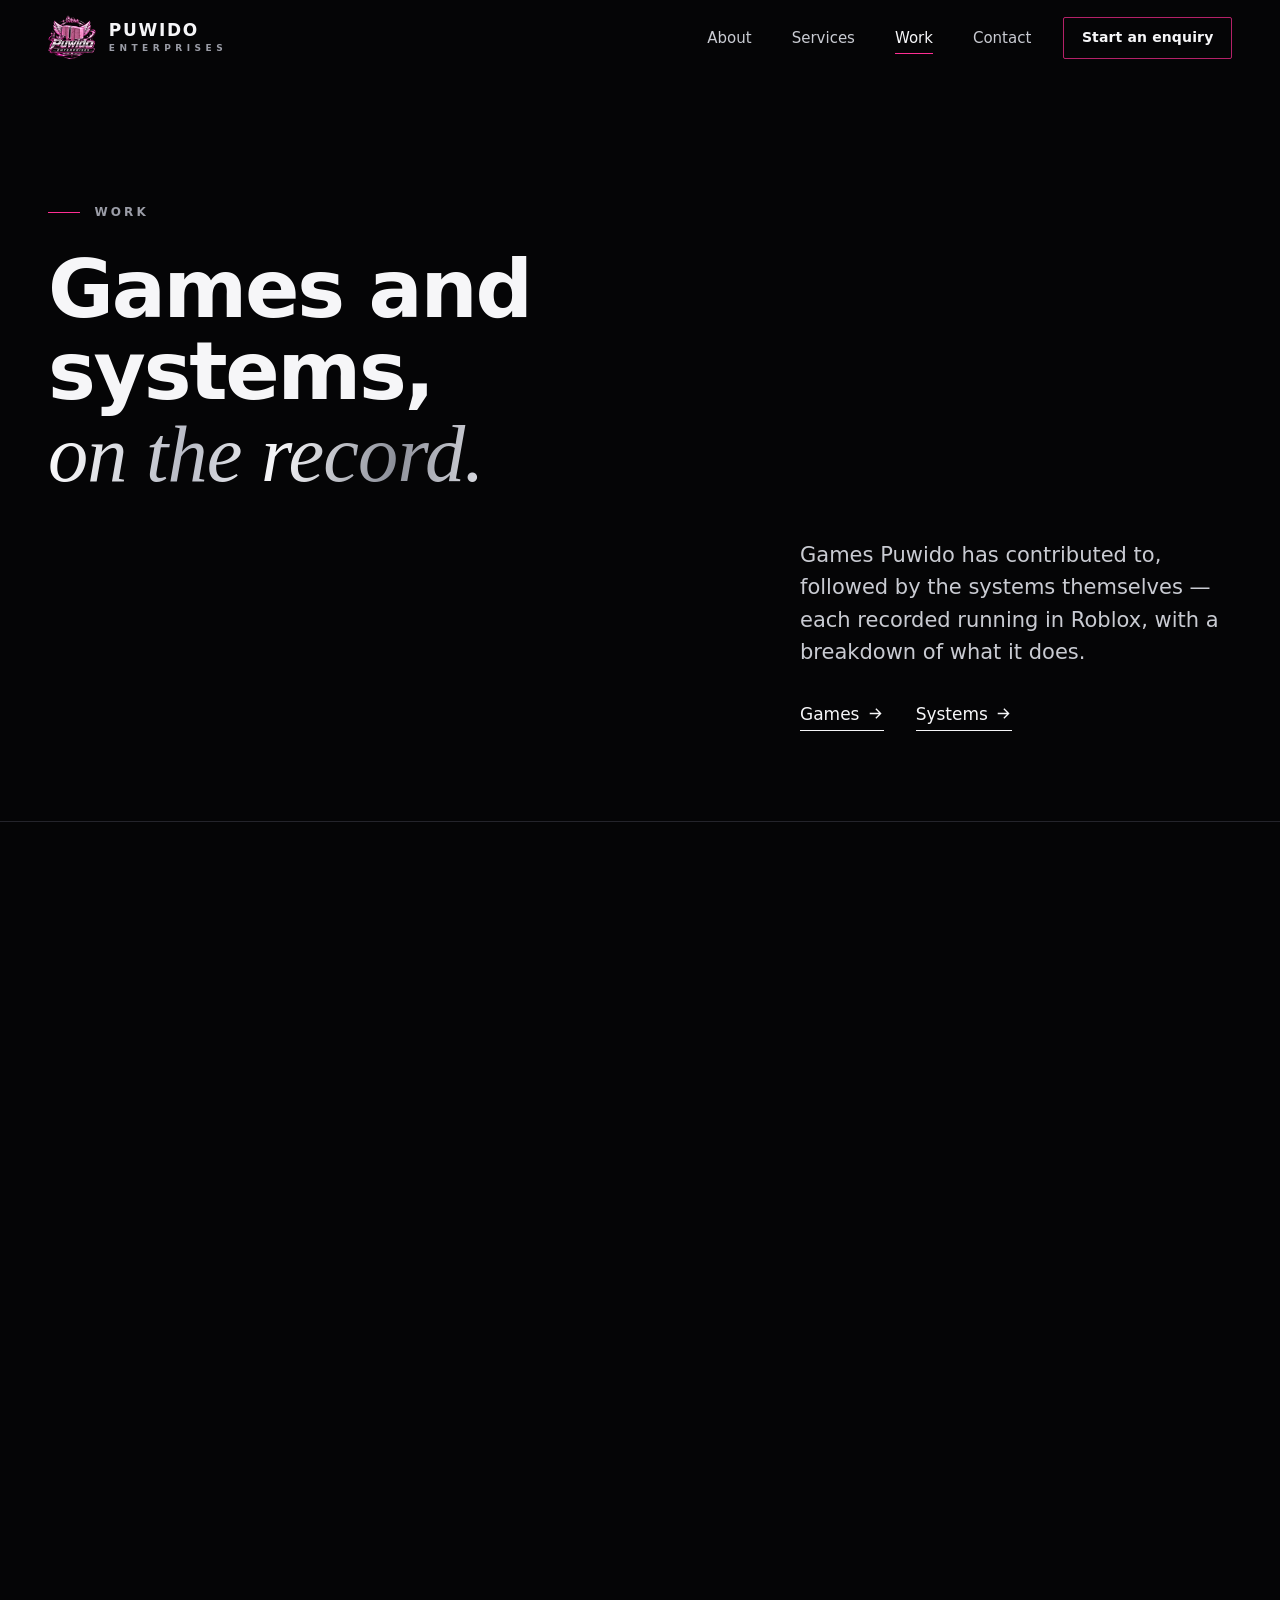
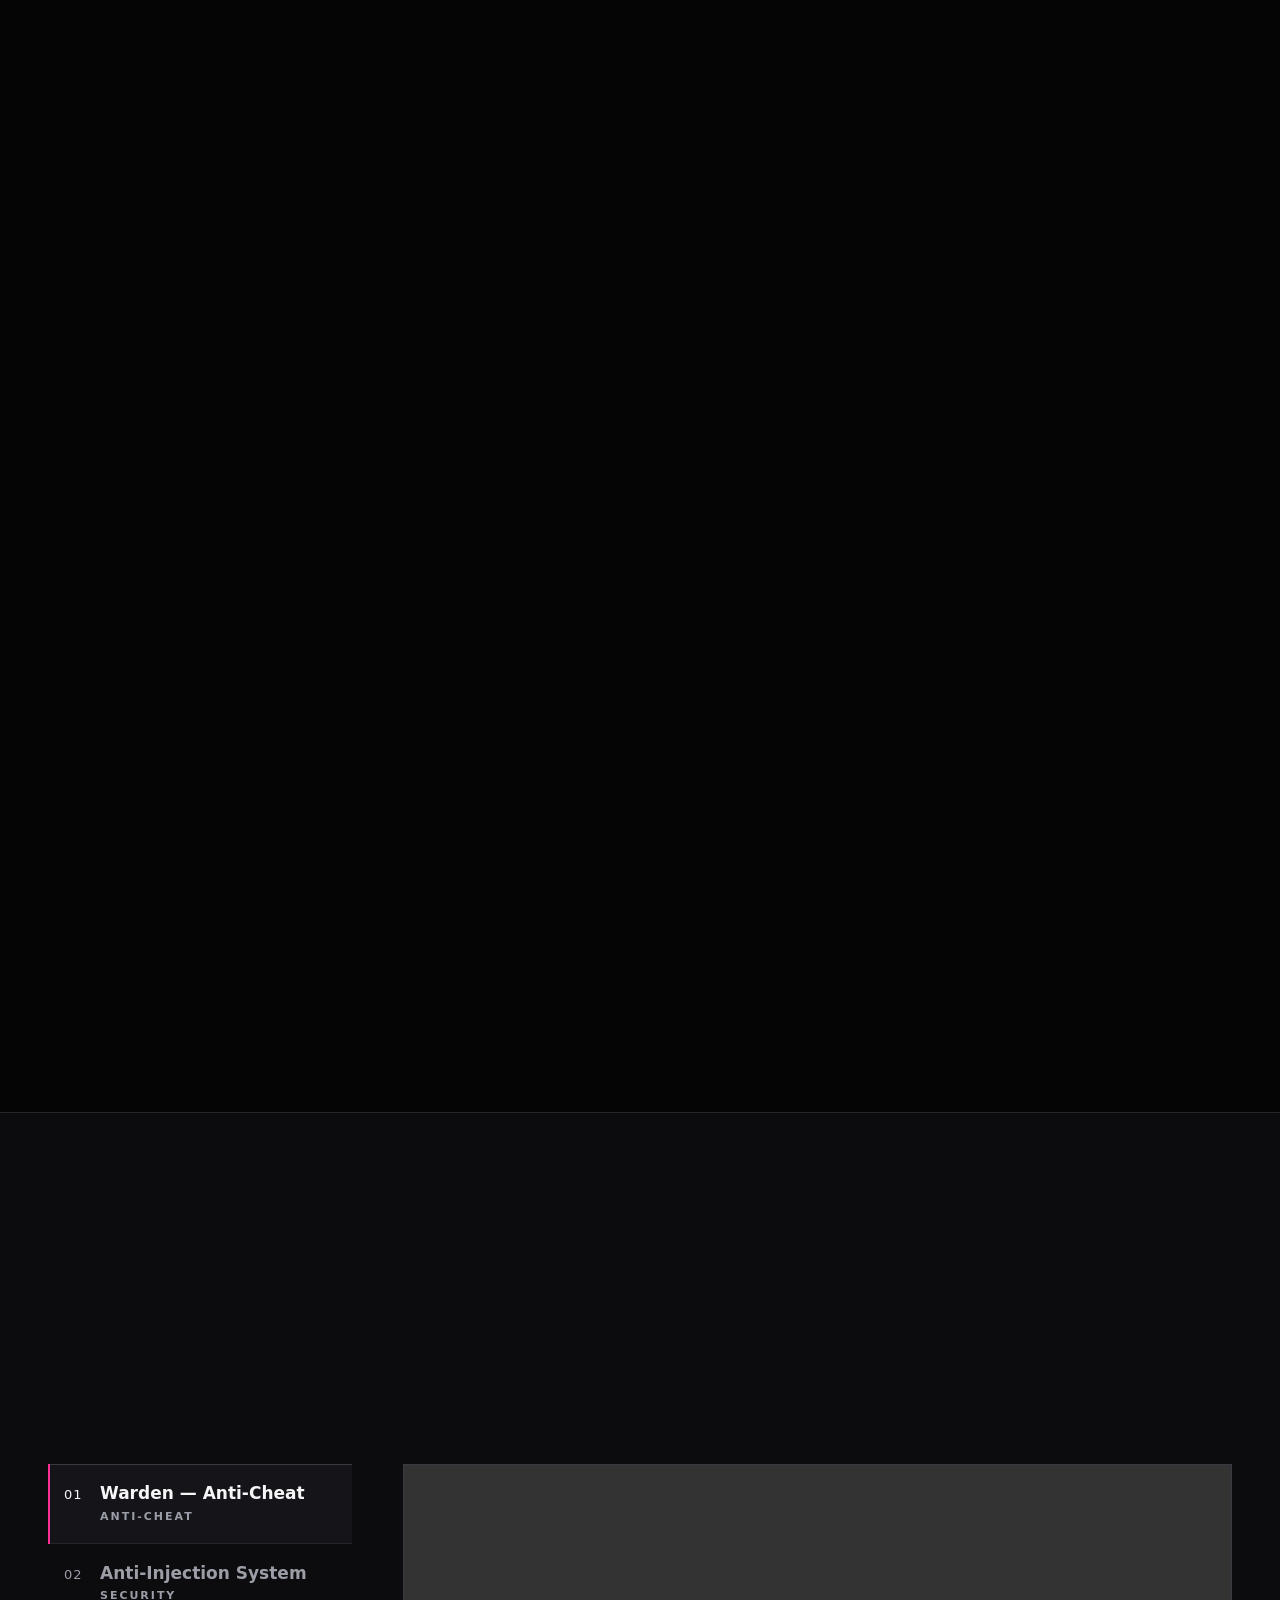
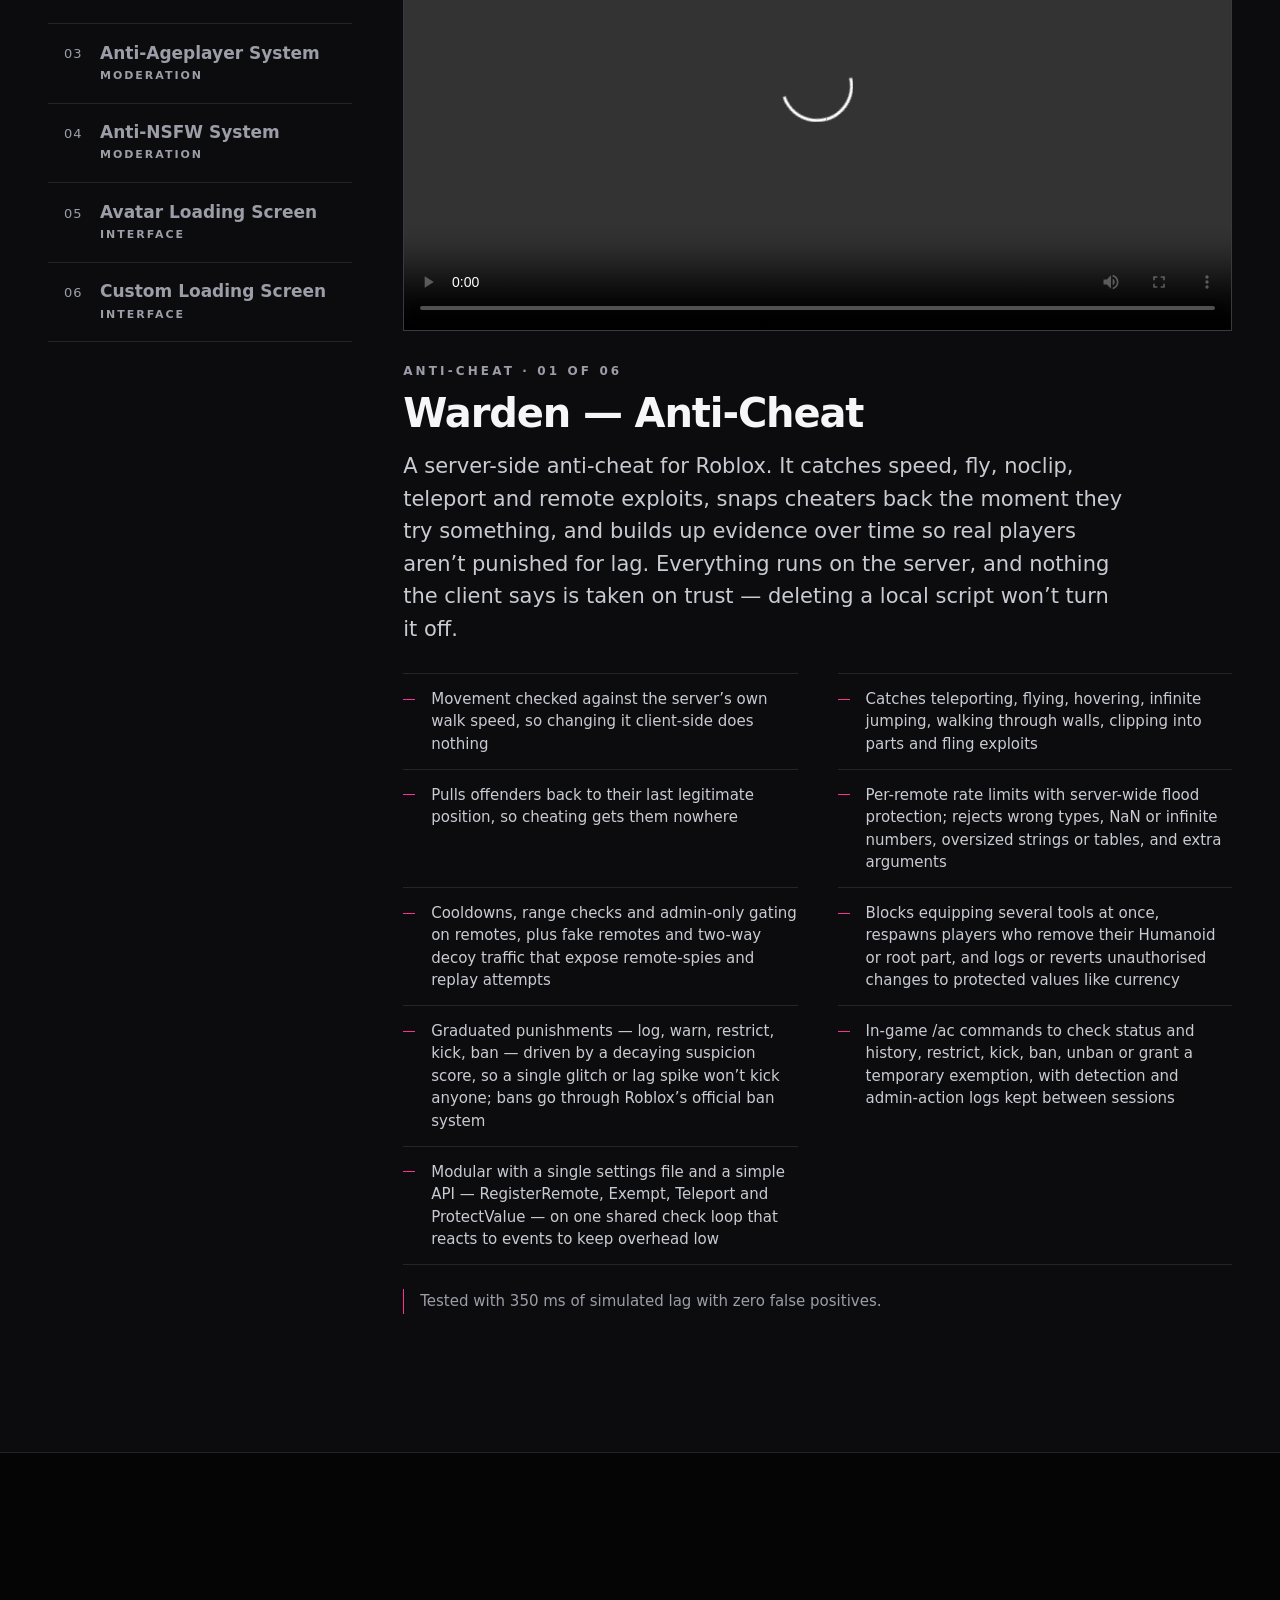
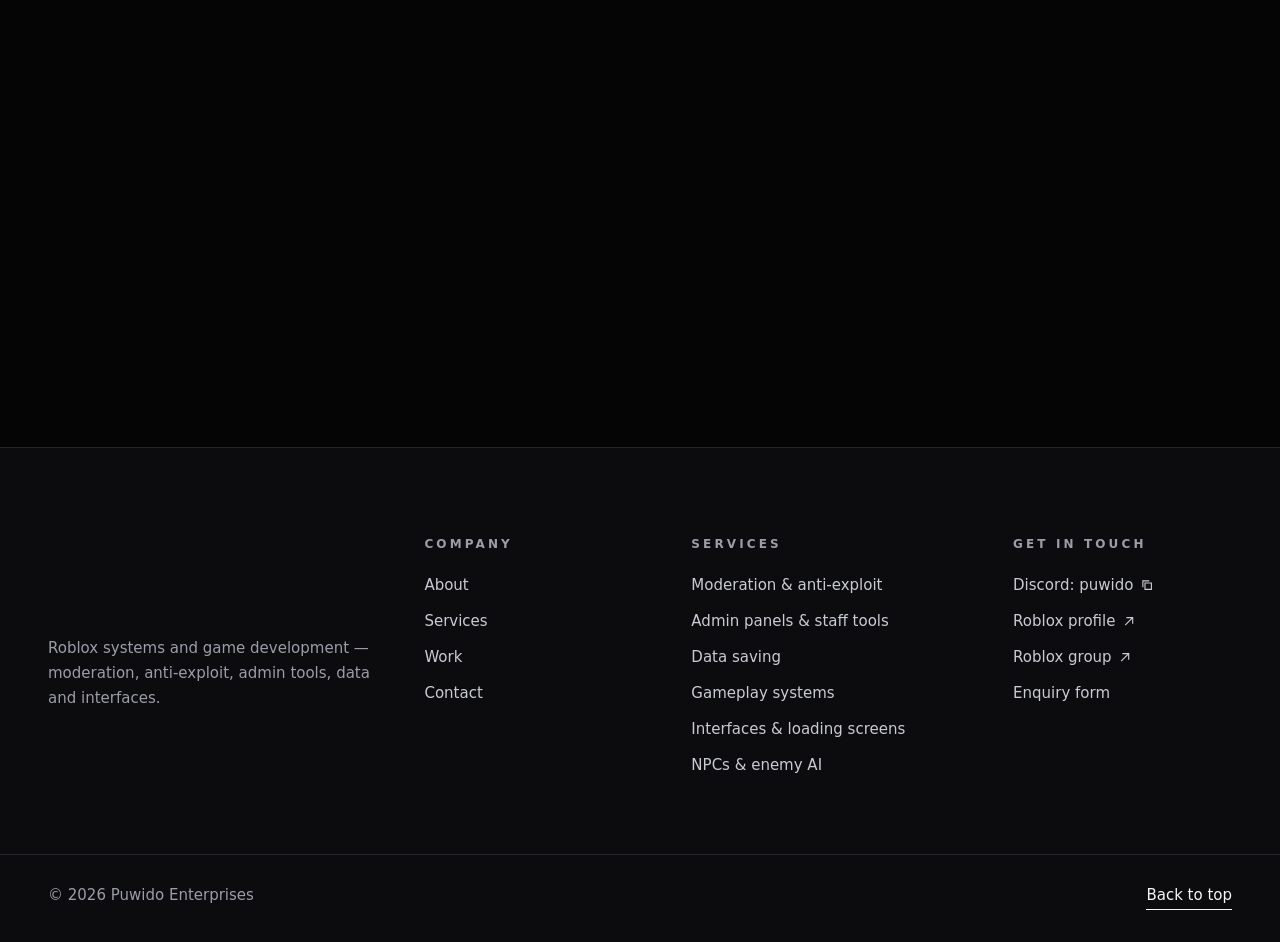
<file: work.html>
<!DOCTYPE html><html lang="en-GB"><head><meta charset="utf-8"><meta content="width=device-width,initial-scale=1" name="viewport"><meta content="default-src &#39;none&#39;; script-src &#39;self&#39;; style-src &#39;self&#39; https://fonts.googleapis.com; font-src https://fonts.gstatic.com; img-src &#39;self&#39;; media-src &#39;self&#39;; manifest-src &#39;self&#39;; connect-src &#39;self&#39; https://puwido-contact.puwido.workers.dev; form-action &#39;self&#39; https://puwido-contact.puwido.workers.dev; frame-src &#39;none&#39;; worker-src &#39;none&#39;; base-uri &#39;none&#39;; object-src &#39;none&#39;; require-trusted-types-for &#39;script&#39;; trusted-types &#39;none&#39;; upgrade-insecure-requests" http-equiv="Content-Security-Policy"><meta content="strict-origin-when-cross-origin" name="referrer"><title>Work — Puwido Enterprises</title><meta content="Games Puwido Enterprises has worked on and Roblox systems recorded in live experiences: anti-exploit, moderation, admin panels and loading screens." name="description"><link href="https://puwidoenterprises.com/work.html" rel="canonical"><meta content="#050506" name="theme-color"><meta content="dark" name="color-scheme"><meta content="website" property="og:type"><meta content="Puwido Enterprises" property="og:site_name"><meta content="Work — Puwido Enterprises" property="og:title"><meta content="Games Puwido Enterprises has worked on and Roblox systems recorded in live experiences: anti-exploit, moderation, admin panels and loading screens." property="og:description"><meta content="https://puwidoenterprises.com/assets/img/brand/og-image.jpg" property="og:image"><meta content="1200" property="og:image:width"><meta content="630" property="og:image:height"><meta content="The Puwido Enterprises emblem" property="og:image:alt"><meta content="https://puwidoenterprises.com/work.html" property="og:url"><meta content="summary_large_image" name="twitter:card"><link href="assets/img/icons/icon-32.png" rel="icon" sizes="32x32" type="image/png"><link href="assets/img/icons/icon-180.png" rel="apple-touch-icon"><link href="https://fonts.googleapis.com" rel="preconnect"><link href="https://fonts.gstatic.com" rel="preconnect" crossorigin><link href="https://fonts.googleapis.com/css2?family=Archivo:wdth,wght@62..125,300..800&amp;family=Instrument+Serif:ital@0;1&amp;display=swap" rel="stylesheet"><link href="assets/css/site.css?v=552db64274" rel="stylesheet"><script type="application/ld+json">{"@context":"https://schema.org","@type":"Organization","name":"Puwido Enterprises","description":"Roblox systems & game development","logo":"https://puwidoenterprises.com/assets/img/brand/emblem-560.jpg","url":"https://puwidoenterprises.com/","sameAs":["https://www.roblox.com/users/171575142/profile"]}</script></head><body class="page-work" id="top"><a href="#main" class="skip-link">Skip to content</a><header class="site-header" data-header><div class="site-header__inner"><a href="index.html" class="brand" aria-label="Puwido Enterprises — home"><img alt="" height="48" src="assets/img/brand/emblem-96.png" width="48" class="brand__mark"> <span class="brand__word" aria-hidden="true"><span class="brand__name">Puwido</span> <span class="brand__sub">Enterprises</span></span></a><nav aria-label="Main" class="primary-nav"><ul class="primary-nav__list"><li><a href="about.html">About</a></li><li><a href="services.html">Services</a></li><li><a href="work.html" aria-current="page">Work</a></li><li><a href="contact.html">Contact</a></li></ul></nav><a href="contact.html" class="btn btn--sm btn--outline site-header__cta">Start an enquiry</a> <button class="menu-toggle" type="button" aria-controls="mobile-menu" aria-expanded="false" data-menu-toggle><span class="menu-toggle__label" data-menu-label>Menu</span> <span class="menu-toggle__bars" aria-hidden="true"><span></span><span></span></span></button></div><div class="mobile-menu" id="mobile-menu" hidden data-menu><nav aria-label="Mobile"><ol class="mobile-menu__list"><li><a href="index.html"><span>01</span>Home</a></li><li><a href="about.html"><span>02</span>About</a></li><li><a href="services.html"><span>03</span>Services</a></li><li><a href="work.html" aria-current="page"><span>04</span>Work</a></li><li><a href="contact.html"><span>05</span>Contact</a></li></ol></nav><div class="mobile-menu__foot"><p class="label">Discord</p><button class="copy-chip" type="button" data-copy="puwido" data-copy-label="Discord username copied"><span>puwido</span><svg aria-hidden="true" class="icon" focusable="false" viewBox="0 0 20 20"><path d="M7 7h9v9H7zM4 13V4h9" fill="none" stroke="currentColor" stroke-width="1.6"/></svg></button></div></div></header><main id="main" tabindex="-1"><header class="page-head"><div class="wrap page-head__grid"><p class="eyebrow">Work</p><h1 class="page-title">Games and systems, <em>on the record.</em></h1><p class="page-head__lede">Games Puwido has contributed to, followed by the systems themselves — each recorded running in Roblox, with a breakdown of what it does.</p><nav aria-label="On this page" class="jump-links"><a href="#games" class="text-link">Games <svg aria-hidden="true" class="icon" focusable="false" viewBox="0 0 20 20"><path d="M4 10h11M11 5l5 5-5 5" fill="none" stroke="currentColor" stroke-width="1.6" stroke-linecap="square"/></svg></a><a href="#systems" class="text-link">Systems <svg aria-hidden="true" class="icon" focusable="false" viewBox="0 0 20 20"><path d="M4 10h11M11 5l5 5-5 5" fill="none" stroke="currentColor" stroke-width="1.6" stroke-linecap="square"/></svg></a></nav></div></header><section aria-labelledby="games-title" class="section games" id="games"><div class="wrap"><header class="section-head" data-reveal><p class="eyebrow">Games</p><h2 class="section-title" id="games-title">Most recent games</h2><div class="section-head__link" data-filters><div class="filters" role="group" aria-label="Filter games by genre"><button class="filter" type="button" aria-pressed="true" data-filter="all">All<sup>7</sup></button><button class="filter" type="button" aria-pressed="false" data-filter="Simulator">Simulator<sup>4</sup></button><button class="filter" type="button" aria-pressed="false" data-filter="Combat">Combat<sup>2</sup></button><button class="filter" type="button" aria-pressed="false" data-filter="Showcase">Showcase<sup>1</sup></button></div></div></header><p class="visually-hidden" aria-live="polite" data-filter-status role="status"></p><ul class="game-grid" data-gallery><li class="game" data-genre="Simulator" data-reveal id="wreck-it"><button class="game__open" type="button" aria-label="View details for Wreck It!" aria-haspopup="dialog" data-gallery-index="0"><span class="game__media"><img alt="" height="432" src="assets/img/work/wreck-it.jpg" width="767" loading="lazy" decoding="async"></span></button><div class="game__meta"><p class="game__type">Simulator · Incremental</p><h3 class="game__title">Wreck It!</h3><p class="game__text">Punch through eight cities, from Earth City to Golden City, knocking down cars, towers and landmarks to grow stronger.</p><a href="https://www.roblox.com/games/72766700186055/Wreck-It" class="text-link" rel="noopener noreferrer" target="_blank">Play on Roblox <svg aria-hidden="true" class="icon" focusable="false" viewBox="0 0 20 20"><path d="M7 5h8v8M15 5 5 15" fill="none" stroke="currentColor" stroke-width="1.6" stroke-linecap="square"/></svg><span class="visually-hidden">(opens in a new tab)</span></a></div></li><li class="game" data-genre="Simulator" data-reveal id="plastering-simulator"><button class="game__open" type="button" aria-label="View details for Plastering Simulator" aria-haspopup="dialog" data-gallery-index="1"><span class="game__media"><img alt="" height="432" src="assets/img/work/plastering.jpg" width="648" loading="lazy" decoding="async"></span></button><div class="game__meta"><p class="game__type">Simulator · Job simulator</p><h3 class="game__title">Plastering Simulator</h3><p class="game__text">Start as an apprentice with a putty knife and work up to Drywall God — patching holes, hanging sheets and growing a crew.</p><a href="https://www.roblox.com/games/113888195336749/Plastering-Simulator" class="text-link" rel="noopener noreferrer" target="_blank">Play on Roblox <svg aria-hidden="true" class="icon" focusable="false" viewBox="0 0 20 20"><path d="M7 5h8v8M15 5 5 15" fill="none" stroke="currentColor" stroke-width="1.6" stroke-linecap="square"/></svg><span class="visually-hidden">(opens in a new tab)</span></a></div></li><li class="game" data-genre="Simulator" data-reveal id="balloon-simulator"><button class="game__open" type="button" aria-label="View details for +1 Balloon Simulator" aria-haspopup="dialog" data-gallery-index="2"><span class="game__media"><img alt="" height="432" src="assets/img/work/balloon.jpg" width="648" loading="lazy" decoding="async"></span></button><div class="game__meta"><p class="game__type">Simulator · Incremental</p><h3 class="game__title">+1 Balloon Simulator</h3><p class="game__text">Float higher with every balloon, explore sky islands from Storm to Space and collect stickers along the way.</p><a href="https://www.roblox.com/games/116529813860519/1-Balloon-Simulator" class="text-link" rel="noopener noreferrer" target="_blank">Play on Roblox <svg aria-hidden="true" class="icon" focusable="false" viewBox="0 0 20 20"><path d="M7 5h8v8M15 5 5 15" fill="none" stroke="currentColor" stroke-width="1.6" stroke-linecap="square"/></svg><span class="visually-hidden">(opens in a new tab)</span></a></div></li><li class="game" data-genre="Simulator" data-reveal id="steal-a-robloxian"><button class="game__open" type="button" aria-label="View details for Steal a Robloxian" aria-haspopup="dialog" data-gallery-index="3"><span class="game__media"><img alt="" height="432" src="assets/img/work/steal-a-robloxian.jpg" width="739" loading="lazy" decoding="async"></span></button><div class="game__meta"><p class="game__type">Simulator · Tycoon</p><h3 class="game__title">Steal a Robloxian</h3><p class="game__text">Collect Robloxians, guard your base, and steal the best ones from everyone else.</p><a href="https://www.roblox.com/games/73306289955564/Steal-a-Robloxian" class="text-link" rel="noopener noreferrer" target="_blank">Play on Roblox <svg aria-hidden="true" class="icon" focusable="false" viewBox="0 0 20 20"><path d="M7 5h8v8M15 5 5 15" fill="none" stroke="currentColor" stroke-width="1.6" stroke-linecap="square"/></svg><span class="visually-hidden">(opens in a new tab)</span></a></div></li><li class="game" data-genre="Combat" data-reveal id="mikes-kingdom"><button class="game__open" type="button" aria-label="View details for Mike’s Kingdom: The Game" aria-haspopup="dialog" data-gallery-index="4"><span class="game__media"><img alt="" height="432" src="assets/img/work/mikes-kingdom.jpg" width="768" loading="lazy" decoding="async"></span></button><div class="game__meta"><p class="game__type">Combat · Open-world action</p><h3 class="game__title">Mike’s Kingdom: The Game</h3><p class="game__text">Open-world action in Mike’s Kingdom — border guards, crabs and plenty of chaos.</p><a href="https://www.roblox.com/games/18318005154/mikes-kingdom-the-game" class="text-link" rel="noopener noreferrer" target="_blank">Play on Roblox <svg aria-hidden="true" class="icon" focusable="false" viewBox="0 0 20 20"><path d="M7 5h8v8M15 5 5 15" fill="none" stroke="currentColor" stroke-width="1.6" stroke-linecap="square"/></svg><span class="visually-hidden">(opens in a new tab)</span></a></div></li><li class="game" data-genre="Combat" data-reveal id="adfa"><button class="game__open" type="button" aria-label="View details for Australian Defence Force Academy" aria-haspopup="dialog" data-gallery-index="5"><span class="game__media"><span class="monogram" aria-hidden="true">ADFA</span></span></button><div class="game__meta"><p class="game__type">Combat · Military roleplay</p><h3 class="game__title">Australian Defence Force Academy</h3><p class="game__text">A military training and roleplay game for cadets and officers, with its own combat systems.</p><a href="https://www.roblox.com/games/13077047498/Australian-Defence-Force-Academy" class="text-link" rel="noopener noreferrer" target="_blank">Play on Roblox <svg aria-hidden="true" class="icon" focusable="false" viewBox="0 0 20 20"><path d="M7 5h8v8M15 5 5 15" fill="none" stroke="currentColor" stroke-width="1.6" stroke-linecap="square"/></svg><span class="visually-hidden">(opens in a new tab)</span></a></div></li><li class="game" data-genre="Showcase" data-reveal id="podcast-studio"><button class="game__open" type="button" aria-label="View details for Podcast Studio" aria-haspopup="dialog" data-gallery-index="6"><span class="game__media"><img alt="" height="512" src="assets/img/work/podcast.jpg" width="512" loading="lazy" decoding="async"></span></button><div class="game__meta"><p class="game__type">Showcase · Environment</p><h3 class="game__title">Podcast Studio</h3><p class="game__text">A podcast set built as a showcase: lighting, props and seating, ready to record in.</p><a href="https://www.roblox.com/games/93881809161246/Podcast-Studio" class="text-link" rel="noopener noreferrer" target="_blank">Play on Roblox <svg aria-hidden="true" class="icon" focusable="false" viewBox="0 0 20 20"><path d="M7 5h8v8M15 5 5 15" fill="none" stroke="currentColor" stroke-width="1.6" stroke-linecap="square"/></svg><span class="visually-hidden">(opens in a new tab)</span></a></div></li></ul><script type="application/json" id="gallery-data">[{"title":"Wreck It!","genre":"Simulator","type":"Incremental","description":"Punch through eight cities, from Earth City to Golden City, knocking down cars, towers and landmarks to grow stronger.","tags":["Worlds","Upgrades","PvP"],"image":"assets/img/work/wreck-it.jpg","width":767,"height":432,"link":"https://www.roblox.com/games/72766700186055/Wreck-It"},{"title":"Plastering Simulator","genre":"Simulator","type":"Job simulator","description":"Start as an apprentice with a putty knife and work up to Drywall God — patching holes, hanging sheets and growing a crew.","tags":["Progression","Tools","Economy"],"image":"assets/img/work/plastering.jpg","width":648,"height":432,"link":"https://www.roblox.com/games/113888195336749/Plastering-Simulator"},{"title":"+1 Balloon Simulator","genre":"Simulator","type":"Incremental","description":"Float higher with every balloon, explore sky islands from Storm to Space and collect stickers along the way.","tags":["Pets","Worlds","Collectibles"],"image":"assets/img/work/balloon.jpg","width":648,"height":432,"link":"https://www.roblox.com/games/116529813860519/1-Balloon-Simulator"},{"title":"Steal a Robloxian","genre":"Simulator","type":"Tycoon","description":"Collect Robloxians, guard your base, and steal the best ones from everyone else.","tags":["Bases","Stealing","Collection"],"image":"assets/img/work/steal-a-robloxian.jpg","width":739,"height":432,"link":"https://www.roblox.com/games/73306289955564/Steal-a-Robloxian"},{"title":"Mike’s Kingdom: The Game","genre":"Combat","type":"Open-world action","description":"Open-world action in Mike’s Kingdom — border guards, crabs and plenty of chaos.","tags":["Combat","Roleplay","Open world"],"image":"assets/img/work/mikes-kingdom.jpg","width":768,"height":432,"link":"https://www.roblox.com/games/18318005154/mikes-kingdom-the-game"},{"title":"Australian Defence Force Academy","genre":"Combat","type":"Military roleplay","description":"A military training and roleplay game for cadets and officers, with its own combat systems.","tags":["Weapons","Ranks","Roleplay"],"image":"","link":"https://www.roblox.com/games/13077047498/Australian-Defence-Force-Academy","monogram":"ADFA"},{"title":"Podcast Studio","genre":"Showcase","type":"Environment","description":"A podcast set built as a showcase: lighting, props and seating, ready to record in.","tags":["Building","Lighting","Animations"],"image":"assets/img/work/podcast.jpg","width":512,"height":512,"link":"https://www.roblox.com/games/93881809161246/Podcast-Studio"}]</script></div></section><section aria-labelledby="systems-title" class="section systems" id="systems"><div class="wrap"><header class="section-head" data-reveal><p class="eyebrow">Systems</p><h2 class="section-title" id="systems-title">Recent systems, <em>recorded in Roblox.</em></h2><p class="section-head__note">Choose a system to watch it running and read how it works.</p></header><div class="viewer" data-viewer><div class="viewer__tabs" role="tablist" aria-label="Systems" aria-orientation="vertical"><button class="viewer__tab" type="button" aria-controls="panel-warden" aria-selected="true" data-system="warden" id="tab-warden" role="tab" tabindex="0"><span class="viewer__tab-num">01</span> <span class="viewer__tab-title">Warden — Anti-Cheat</span> <span class="viewer__tab-cat">Anti-cheat</span></button> <button class="viewer__tab" type="button" aria-controls="panel-anti-injection" aria-selected="false" data-system="anti-injection" id="tab-anti-injection" role="tab" tabindex="-1"><span class="viewer__tab-num">02</span> <span class="viewer__tab-title">Anti-Injection System</span> <span class="viewer__tab-cat">Security</span></button> <button class="viewer__tab" type="button" aria-controls="panel-anti-ageplayer" aria-selected="false" data-system="anti-ageplayer" id="tab-anti-ageplayer" role="tab" tabindex="-1"><span class="viewer__tab-num">03</span> <span class="viewer__tab-title">Anti-Ageplayer System</span> <span class="viewer__tab-cat">Moderation</span></button> <button class="viewer__tab" type="button" aria-controls="panel-anti-nsfw" aria-selected="false" data-system="anti-nsfw" id="tab-anti-nsfw" role="tab" tabindex="-1"><span class="viewer__tab-num">04</span> <span class="viewer__tab-title">Anti-NSFW System</span> <span class="viewer__tab-cat">Moderation</span></button> <button class="viewer__tab" type="button" aria-controls="panel-avatar-loading-screen" aria-selected="false" data-system="avatar-loading-screen" id="tab-avatar-loading-screen" role="tab" tabindex="-1"><span class="viewer__tab-num">05</span> <span class="viewer__tab-title">Avatar Loading Screen</span> <span class="viewer__tab-cat">Interface</span></button> <button class="viewer__tab" type="button" aria-controls="panel-custom-loading-screen" aria-selected="false" data-system="custom-loading-screen" id="tab-custom-loading-screen" role="tab" tabindex="-1"><span class="viewer__tab-num">06</span> <span class="viewer__tab-title">Custom Loading Screen</span> <span class="viewer__tab-cat">Interface</span></button></div><div class="viewer__panels"><div class="viewer__panel" role="tabpanel" aria-labelledby="tab-warden" id="panel-warden" tabindex="0"><span class="anchor" aria-hidden="true" id="warden"></span><div class="viewer__video"><video controls data-src="assets/video/warden.mp4#t=0.5" playsinline preload="metadata" src="assets/video/warden.mp4#t=0.5"><a href="assets/video/warden.mp4">Download the Warden — Anti-Cheat recording</a></video></div><div class="viewer__text"><p class="label">Anti-cheat · 01 of 06</p><h3 class="viewer__title">Warden — Anti-Cheat</h3><p>A server-side anti-cheat for Roblox. It catches speed, fly, noclip, teleport and remote exploits, snaps cheaters back the moment they try something, and builds up evidence over time so real players aren’t punished for lag. Everything runs on the server, and nothing the client says is taken on trust — deleting a local script won’t turn it off.</p><ul class="ticks"><li>Movement checked against the server’s own walk speed, so changing it client-side does nothing</li><li>Catches teleporting, flying, hovering, infinite jumping, walking through walls, clipping into parts and fling exploits</li><li>Pulls offenders back to their last legitimate position, so cheating gets them nowhere</li><li>Per-remote rate limits with server-wide flood protection; rejects wrong types, NaN or infinite numbers, oversized strings or tables, and extra arguments</li><li>Cooldowns, range checks and admin-only gating on remotes, plus fake remotes and two-way decoy traffic that expose remote-spies and replay attempts</li><li>Blocks equipping several tools at once, respawns players who remove their Humanoid or root part, and logs or reverts unauthorised changes to protected values like currency</li><li>Graduated punishments — log, warn, restrict, kick, ban — driven by a decaying suspicion score, so a single glitch or lag spike won’t kick anyone; bans go through Roblox’s official ban system</li><li>In-game /ac commands to check status and history, restrict, kick, ban, unban or grant a temporary exemption, with detection and admin-action logs kept between sessions</li><li>Modular with a single settings file and a simple API — RegisterRemote, Exempt, Teleport and ProtectValue — on one shared check loop that reacts to events to keep overhead low</li></ul><p class="viewer__note">Tested with 350 ms of simulated lag with zero false positives.</p></div></div><div class="viewer__panel" role="tabpanel" aria-labelledby="tab-anti-injection" id="panel-anti-injection" tabindex="0" hidden><span class="anchor" aria-hidden="true" id="anti-injection"></span><div class="viewer__video"><video controls data-src="assets/video/anti-injection-system.mp4#t=0.5" playsinline preload="none"><a href="assets/video/anti-injection-system.mp4">Download the Anti-Injection System recording</a></video></div><div class="viewer__text"><p class="label">Security · 02 of 06</p><h3 class="viewer__title">Anti-Injection System</h3><p>Detects unauthorised interfaces added to a player’s PlayerGui and deals with offenders automatically. Each client is scanned 40 seconds after joining, then every 10 minutes, and any interface the game didn’t create is flagged.</p><ul class="ticks"><li>Three strikes: kick, three-day ban, then permanent ban</li><li>Strikes saved per account and carried across servers</li><li>Bans issued through Roblox’s official Ban API</li><li>Only the player who triggered a detection is punished</li><li>Draggable admin panel with detection logs, a player list and teleporting</li><li>Ban or unban by username or UserId; unbanning also clears strikes</li></ul><p class="viewer__note">Scope: only PlayerGui is scanned, so interfaces placed in CoreGui or hidden containers, or added and removed between scans, are not detected.</p></div></div><div class="viewer__panel" role="tabpanel" aria-labelledby="tab-anti-ageplayer" id="panel-anti-ageplayer" tabindex="0" hidden><span class="anchor" aria-hidden="true" id="anti-ageplayer"></span><div class="viewer__video"><video controls data-src="assets/video/anti-ageplayer-system.mp4#t=0.5" playsinline preload="none"><a href="assets/video/anti-ageplayer-system.mp4">Download the Anti-Ageplayer System recording</a></video></div><div class="viewer__text"><p class="label">Moderation · 03 of 06</p><h3 class="viewer__title">Anti-Ageplayer System</h3><p>Enforces an experience’s avatar standards automatically. Every avatar is checked on spawn and again whenever accessories are added, and players wearing prohibited items are removed without staff needing to step in.</p><ul class="ticks"><li>Checks accessories, layered clothing, shirts, pants and T-shirts against catalog names and descriptions</li><li>Whole-word, case-insensitive matching to avoid false positives</li><li>Exact catalog ID blocking, plus an exemption list for trusted users</li><li>Admin panel for bans, players and settings — no code edits needed</li><li>Every admin request verified on the server</li><li>Ban records and settings saved with DataStores and synced across servers</li></ul></div></div><div class="viewer__panel" role="tabpanel" aria-labelledby="tab-anti-nsfw" id="panel-anti-nsfw" tabindex="0" hidden><span class="anchor" aria-hidden="true" id="anti-nsfw"></span><div class="viewer__video"><video controls data-src="assets/video/anti-nsfw-system.mp4#t=0.5" playsinline preload="none"><a href="assets/video/anti-nsfw-system.mp4">Download the Anti-NSFW System recording</a></video></div><div class="viewer__text"><p class="label">Moderation · 04 of 06</p><h3 class="viewer__title">Anti-NSFW System</h3><p>Detects and prevents inappropriate behaviour in an experience, including the exploit tools and commands used to act it out.</p><ul class="ticks"><li>Blocks known inappropriate exploit tools and commands</li><li>Three strikes: warning, kick from the server, then ban</li><li>Bans issued through the Roblox Ban API</li><li>Bans viewable and manageable from the experience’s Moderation page in the Creator Hub</li></ul></div></div><div class="viewer__panel" role="tabpanel" aria-labelledby="tab-avatar-loading-screen" id="panel-avatar-loading-screen" tabindex="0" hidden><span class="anchor" aria-hidden="true" id="avatar-loading-screen"></span><div class="viewer__video"><video controls data-src="assets/video/avatar-loading-screen.mp4#t=0.5" playsinline preload="none"><a href="assets/video/avatar-loading-screen.mp4">Download the Avatar Loading Screen recording</a></video></div><div class="viewer__text"><p class="label">Interface · 05 of 06</p><h3 class="viewer__title">Avatar Loading Screen</h3><p>Shows players their own avatar while the game loads. The progress bar tracks real loading work, so it only reaches 100% when the game is actually ready.</p><ul class="ticks"><li>The player’s avatar rendered in 3D — R6 and R15, with a headshot or initials fallback</li><li>Tracks server data, player data, world, assets, systems and character spawn</li><li>Live checklist showing which stage loading is on</li><li>Enter button that unlocks only once loading is complete</li><li>Every stage times out, so nobody gets stuck</li><li>Works on PC, mobile and console, from phone to ultrawide</li></ul></div></div><div class="viewer__panel" role="tabpanel" aria-labelledby="tab-custom-loading-screen" id="panel-custom-loading-screen" tabindex="0" hidden><span class="anchor" aria-hidden="true" id="custom-loading-screen"></span><div class="viewer__video"><video controls data-src="assets/video/custom-loading-screen.mp4#t=0.5" playsinline preload="none"><a href="assets/video/custom-loading-screen.mp4">Download the Custom Loading Screen recording</a></video></div><div class="viewer__text"><p class="label">Interface · 06 of 06</p><h3 class="viewer__title">Custom Loading Screen</h3><p>A game-ready loading screen that sets the game’s title and tagline over a live 3D scene of the map, giving players a preview of the world before they join.</p><ul class="ticks"><li>Live 3D background of the actual game scene</li><li>Weather effects such as falling snow</li><li>Tips bar with gameplay hints</li><li>Animated progress bar with a live percentage</li><li>Status messages and a countdown before the PLAY button</li><li>Title, tagline, colours and tips all customisable</li></ul></div></div></div></div></div></section><dialog aria-labelledby="lightbox-title" class="lightbox" data-lightbox><div class="lightbox__inner"><div class="lightbox__media" data-lightbox-media></div><div class="lightbox__meta"><p class="label" data-lightbox-type></p><h2 class="lightbox__title" id="lightbox-title" data-lightbox-title></h2><p data-lightbox-text></p><ul class="tags" data-lightbox-tags></ul><a href="#" class="btn btn--primary btn--sm" rel="noopener noreferrer" target="_blank" data-lightbox-link>Play on Roblox <svg aria-hidden="true" class="icon" focusable="false" viewBox="0 0 20 20"><path d="M7 5h8v8M15 5 5 15" fill="none" stroke="currentColor" stroke-width="1.6" stroke-linecap="square"/></svg><span class="visually-hidden">(opens in a new tab)</span></a></div><div class="lightbox__controls"><p class="lightbox__count" data-lightbox-count></p><button class="icon-btn" type="button" aria-label="Previous game" data-lightbox-prev><svg aria-hidden="true" class="icon" focusable="false" viewBox="0 0 20 20"><path d="M16 10H5M9 5l-5 5 5 5" fill="none" stroke="currentColor" stroke-width="1.6" stroke-linecap="square"/></svg></button> <button class="icon-btn" type="button" aria-label="Next game" data-lightbox-next><svg aria-hidden="true" class="icon" focusable="false" viewBox="0 0 20 20"><path d="M4 10h11M11 5l5 5-5 5" fill="none" stroke="currentColor" stroke-width="1.6" stroke-linecap="square"/></svg></button> <button class="icon-btn" type="button" aria-label="Close" data-lightbox-close><svg aria-hidden="true" class="icon" focusable="false" viewBox="0 0 20 20"><path d="m5 5 10 10M15 5 5 15" fill="none" stroke="currentColor" stroke-width="1.6"/></svg></button></div></div></dialog><section aria-labelledby="cta-title" class="cta"><div class="wrap cta__grid"><h2 class="cta__title" id="cta-title" data-reveal>Have a project that needs to <em>hold up?</em></h2><div class="cta__side" data-reveal><p>Share the game, what it needs built and when you need it. Enquiries are answered on Discord.</p><div class="cta__actions"><a href="contact.html" class="btn btn--primary">Start an enquiry <svg aria-hidden="true" class="icon" focusable="false" viewBox="0 0 20 20"><path d="M4 10h11M11 5l5 5-5 5" fill="none" stroke="currentColor" stroke-width="1.6" stroke-linecap="square"/></svg></a><button class="btn btn--quiet" type="button" data-copy="puwido" data-copy-label="Discord username copied">Copy Discord username <svg aria-hidden="true" class="icon" focusable="false" viewBox="0 0 20 20"><path d="M7 7h9v9H7zM4 13V4h9" fill="none" stroke="currentColor" stroke-width="1.6"/></svg></button></div></div></div></section></main><footer class="site-footer"><div class="wrap site-footer__grid"><div class="site-footer__brand"><img alt="Puwido Enterprises" height="80" src="assets/img/brand/emblem-160.png" width="80" loading="lazy"><p>Roblox systems and game development — moderation, anti-exploit, admin tools, data and interfaces.</p></div><nav aria-label="Company" class="site-footer__col"><h2 class="label">Company</h2><ul><li><a href="about.html">About</a></li><li><a href="services.html">Services</a></li><li><a href="work.html">Work</a></li><li><a href="contact.html">Contact</a></li></ul></nav><nav aria-label="Services" class="site-footer__col"><h2 class="label">Services</h2><ul><li><a href="services.html#moderation">Moderation &amp; anti-exploit</a></li><li><a href="services.html#admin">Admin panels &amp; staff tools</a></li><li><a href="services.html#data">Data saving</a></li><li><a href="services.html#gameplay">Gameplay systems</a></li><li><a href="services.html#interface">Interfaces &amp; loading screens</a></li><li><a href="services.html#npcs">NPCs &amp; enemy AI</a></li></ul></nav><div class="site-footer__col"><h2 class="label">Get in touch</h2><ul><li><button class="footer-copy" type="button" data-copy="puwido" data-copy-label="Discord username copied">Discord: puwido <svg aria-hidden="true" class="icon" focusable="false" viewBox="0 0 20 20"><path d="M7 7h9v9H7zM4 13V4h9" fill="none" stroke="currentColor" stroke-width="1.6"/></svg></button></li><li><a href="https://www.roblox.com/users/171575142/profile" rel="noopener noreferrer" target="_blank">Roblox profile <svg aria-hidden="true" class="icon" focusable="false" viewBox="0 0 20 20"><path d="M7 5h8v8M15 5 5 15" fill="none" stroke="currentColor" stroke-width="1.6" stroke-linecap="square"/></svg><span class="visually-hidden">(opens in a new tab)</span></a></li><li><a href="https://www.roblox.com/communities/980905645/Puwido-Enterprises" rel="noopener noreferrer" target="_blank">Roblox group <svg aria-hidden="true" class="icon" focusable="false" viewBox="0 0 20 20"><path d="M7 5h8v8M15 5 5 15" fill="none" stroke="currentColor" stroke-width="1.6" stroke-linecap="square"/></svg><span class="visually-hidden">(opens in a new tab)</span></a></li><li><a href="contact.html">Enquiry form</a></li></ul></div></div><div class="wrap site-footer__base"><p>&copy; 2026 Puwido Enterprises</p><a href="#top" class="text-link" data-to-top>Back to top</a></div></footer><div class="toast" role="status" aria-live="polite" data-toast></div><script defer src="assets/js/site.js?v=0967101ddc"></script></body></html>
</file>
<file: assets/css/site.css>
@keyframes hiring-pulse{70%{box-shadow:0 0 0 .55rem transparent}to{box-shadow:0 0 0 0 transparent}}@keyframes lightbox-in{0%{opacity:0;transform:translateY(12px)}}@keyframes code-roll{0%{transform:translateY(0)}to{transform:translateY(var(--code-roll-to, -50%))}}:root{--black:#050506;--ink:#0c0c0f;--ink-2:#141419;--line:#24242b;--line-2:#393942;--silver:#c9cbd2;--muted:#9b9da7;--white:#f6f6f8;--pink:#ff2e93;--pink-hi:#ff6cb5;--pink-ink:#c00f6b;--paper:#f1efed;--paper-ink:#111113;--paper-muted:#56565d;--danger:#ff8f8f;--chrome:linear-gradient(100deg, #ffffff 0%, #b8bbc5 32%, #f7f7f9 52%, #8c8f99 78%, #e2e3e8 100%);--f-sans:'Archivo', ui-sans-serif, system-ui, -apple-system, 'Segoe UI', Roboto, sans-serif;--f-serif:'Instrument Serif', 'Iowan Old Style', Georgia, serif;--f-mono:ui-monospace, 'SF Mono', 'JetBrains Mono', 'Cascadia Code', 'Fira Code', Consolas, monospace;--fs-display:clamp(2.75rem, 1.4rem + 5.6vw, 6.4rem);--fs-h1:clamp(2.5rem, 1.5rem + 4.4vw, 5.25rem);--fs-h2:clamp(2rem, 1.35rem + 2.6vw, 3.5rem);--fs-h3:clamp(1.3rem, 1.1rem + 0.8vw, 1.75rem);--fs-lead:clamp(1.125rem, 1.05rem + 0.35vw, 1.3125rem);--fs-body:1.0625rem;--fs-small:0.9375rem;--fs-label:0.75rem;--wrap:1320px;--gutter:clamp(1rem, 4vw, 3rem);--section:clamp(5rem, 3rem + 7vw, 9.5rem);--header-h:76px;--ease:cubic-bezier(0.2, 0.7, 0.2, 1);--radius:2px}@media (max-width:640px){:root{--header-h:66px}}*,::after,::before{box-sizing:border-box}html{-webkit-text-size-adjust:100%;text-size-adjust:100%;color-scheme:dark;scroll-padding-top:calc(var(--header-h) + 1.5rem)}@media (prefers-reduced-motion:no-preference){html{scroll-behavior:smooth}}body,p{margin:0}body{min-height:100vh;background:var(--black);color:var(--silver);font-family:var(--f-sans);font-size:var(--fs-body);line-height:1.65;font-stretch:100%;-webkit-font-smoothing:antialiased;-moz-osx-font-smoothing:grayscale;text-rendering:optimizeLegibility;overflow-x:clip}body.menu-open{overflow:hidden}h1,h2,h3,h4{margin:0;color:var(--white);font-weight:620;font-stretch:108%;line-height:1.02;letter-spacing:-.028em;text-wrap:balance}h1 em,h2 em,h3 em{font-family:var(--f-serif);font-style:italic;font-weight:400;font-stretch:normal;letter-spacing:-.01em;padding-right:.06em;background:var(--chrome);-webkit-background-clip:text;background-clip:text;color:transparent}p{text-wrap:pretty}ol,ul{margin:0;padding:0;list-style:none}img,video{display:block;max-width:100%;height:auto}a{color:inherit;text-decoration:none}button,input,select,textarea{font:inherit;color:inherit}button{cursor:pointer}::selection{background:var(--pink);color:#000}:focus-visible{outline:2px solid var(--pink);outline-offset:3px}main:focus{outline:0}.visually-hidden{position:absolute!important;width:1px;height:1px;padding:0;margin:-1px;overflow:hidden;clip:rect(0 0 0 0);white-space:nowrap;border:0}.skip-link{position:fixed;top:.75rem;left:.75rem;z-index:100;padding:.75rem 1rem;background:var(--white);color:#000;font-weight:600;transform:translateY(-200%);transition:transform .2s var(--ease)}.skip-link:focus{transform:none}.icon{width:1.15em;height:1.15em;flex:none}.wrap{width:100%;max-width:var(--wrap);margin-inline:auto;padding-inline:var(--gutter)}.section{padding-block:var(--section)}.section--tight{padding-block:clamp(3rem,6vw,5rem) var(--section)}.eyebrow,.label{font-size:var(--fs-label);font-weight:600;font-stretch:125%;letter-spacing:.26em;line-height:1.4;text-transform:uppercase;color:var(--muted)}.eyebrow{display:flex;align-items:center;gap:.9rem}.eyebrow::before{content:"";width:2rem;height:1px;background:var(--pink)}.eyebrow--dark{color:var(--paper-muted)}.eyebrow--dark::before{background:var(--pink-ink)}.section-title{font-size:var(--fs-h2)}.section-head{display:grid;grid-template-columns:minmax(0,1fr) auto;align-items:end;gap:1.25rem 3rem;margin-bottom:clamp(2.5rem,5vw,4.5rem)}.section-head .eyebrow{grid-column:1/-1}.section-head__link{justify-self:end}.section-head__note{max-width:22rem;color:var(--muted);font-size:var(--fs-small)}.section-head--stacked{grid-template-columns:1fr}@media (max-width:760px){.section-head{grid-template-columns:1fr}.section-head__link{justify-self:start}}.page-head{padding-top:calc(var(--header-h) + clamp(4rem,10vw,8.5rem));padding-bottom:clamp(3.5rem,7vw,6.5rem);border-bottom:1px solid var(--line)}.page-head--compact{padding-bottom:clamp(2.5rem,5vw,4rem)}.page-head__grid{display:grid;grid-template-columns:minmax(0,1fr) minmax(0,27rem);gap:1.75rem 4rem}.page-head__grid>.eyebrow,.page-title{grid-column:1/-1}.page-title{max-width:15ch;font-size:var(--fs-h1)}.page-head__lede{grid-column:2;margin-top:1rem;font-size:var(--fs-lead);line-height:1.55}.jump-links{grid-column:2;display:flex;gap:2rem}@media (max-width:860px){.page-head__grid{grid-template-columns:1fr}.jump-links,.page-head__lede{grid-column:1;margin-top:0}}.ticks li{position:relative;padding:.85rem 0 .85rem 1.75rem;border-top:1px solid var(--line);line-height:1.5}.primary-nav__list a::after,.ticks li::before{content:"";position:absolute;left:0;height:1px;background:var(--pink)}.ticks li::before{top:calc(.85rem + .72em);width:.75rem}.prose p+p{margin-top:1.25rem}.js [data-reveal]{opacity:0;transform:translateY(18px);transition:opacity .9s var(--ease),transform .9s var(--ease)}.js [data-reveal].is-revealed{opacity:1;transform:none}@media (prefers-reduced-motion:reduce){.js [data-reveal]{opacity:1;transform:none;transition:none}*,::after,::before{transition-duration:.01ms!important;animation-duration:.01ms!important}}.btn{display:inline-flex;align-items:center;justify-content:center;gap:.75rem;min-height:3.25rem;padding:0 1.5rem;border:1px solid transparent;border-radius:var(--radius);background:0 0;font-size:.9375rem;font-weight:600;letter-spacing:.01em;line-height:1.2;white-space:nowrap;transition:background-color .25s var(--ease),border-color .25s var(--ease),color .25s var(--ease)}.btn .icon,.menu-toggle__bars span{transition:transform .3s var(--ease)}.btn:hover .icon,.text-link:hover .icon{transform:translateX(3px)}.btn--primary{background:var(--pink);color:#0a0a0b}.btn--primary:hover{background:var(--pink-hi)}.btn--outline{border-color:rgba(255,46,147,.7);color:var(--white)}.btn--outline:hover,.btn--outline[aria-current]{background:var(--pink);border-color:var(--pink);color:#0a0a0b}.btn--ghost,.btn--quiet{border-color:var(--line-2);color:var(--white)}.btn--ghost:hover,.btn--quiet:hover{border-color:var(--silver)}.btn--sm{min-height:2.625rem;padding:0 1.1rem;font-size:.875rem}.primary-nav__list a,.text-link{font-weight:500;transition:color .2s var(--ease)}.text-link{display:inline-flex;align-items:center;gap:.45rem;padding:.2rem 0;border:0;background:linear-gradient(currentColor,currentColor) left bottom/100% 1px no-repeat;color:var(--white);font-size:inherit}.text-link:hover{color:var(--pink-hi)}.text-link .icon{width:1em;height:1em;transition:transform .3s var(--ease)}.text-link--dark{color:var(--paper-ink)}.text-link--dark:hover{color:var(--pink-ink)}.copy-chip,.icon-btn{border:1px solid var(--line-2);border-radius:var(--radius);color:var(--white);transition:border-color .2s var(--ease)}.icon-btn{display:inline-grid;place-items:center;width:2.75rem;height:2.75rem;background:0 0}.copy-chip:hover,.icon-btn:hover{border-color:var(--pink)}.copy-chip{display:inline-flex;align-items:center;gap:.75rem;padding:.65rem .95rem;background:var(--ink);font-weight:600;letter-spacing:.02em}.copy-chip .icon,.tags li{color:var(--muted)}.copy-chip--large{font-size:1.25rem;padding:.85rem 1.15rem}.tags{display:flex;flex-wrap:wrap;gap:.5rem}.tags li{padding:.3rem .65rem;border:1px solid var(--line-2);font-size:.6875rem;font-weight:600;font-stretch:115%;letter-spacing:.14em;text-transform:uppercase}.site-header{position:fixed;inset:0 0 auto;z-index:50;height:var(--header-h);border-bottom:1px solid transparent;transition:background-color .35s var(--ease),border-color .35s var(--ease)}.menu-open .site-header,.site-header.is-scrolled{background:rgba(5,5,6,.86);border-color:var(--line);-webkit-backdrop-filter:blur(14px) saturate(140%);backdrop-filter:blur(14px) saturate(140%)}.menu-open .site-header{background:var(--black);-webkit-backdrop-filter:none;backdrop-filter:none}.site-header__inner{display:flex;align-items:center;gap:2rem;height:100%;max-width:var(--wrap);margin-inline:auto;padding-inline:var(--gutter)}.brand{display:inline-flex;align-items:center;gap:.8rem;margin-right:auto}.brand__mark{width:48px;height:48px}.brand__word{display:flex;flex-direction:column;line-height:1}.brand__name,.brand__sub{color:var(--white);font-size:1.0625rem;font-weight:800;font-stretch:125%;letter-spacing:.1em;text-transform:uppercase}.brand__sub{margin-top:.35rem;color:var(--muted);font-size:.5625rem;font-weight:600;letter-spacing:.5em}.primary-nav__list{display:flex;gap:2.5rem}.primary-nav__list a{position:relative;padding:.5rem 0;color:var(--silver);font-size:.9375rem}.primary-nav__list a::after{right:0;bottom:.1rem;transform:scaleX(0);transform-origin:left;transition:transform .35s var(--ease)}.menu-toggle,.primary-nav__list a:hover,.primary-nav__list a[aria-current]{color:var(--white)}.primary-nav__list a:hover::after,.primary-nav__list a[aria-current]::after,.service-row__link:hover::before{transform:scaleX(1)}.menu-toggle{display:none;align-items:center;gap:.75rem;min-height:2.75rem;padding:0 .25rem 0 .75rem;border:0;background:0 0;font-size:.8125rem;font-weight:600;font-stretch:125%;letter-spacing:.18em;text-transform:uppercase}.menu-toggle__bars{display:grid;gap:6px;width:22px}.menu-toggle__bars span{display:block;height:1.5px;background:currentColor}.menu-toggle[aria-expanded=true] .menu-toggle__bars span:first-child{transform:translateY(3.75px) rotate(45deg)}.menu-toggle[aria-expanded=true] .menu-toggle__bars span:last-child{transform:translateY(-3.75px) rotate(-45deg)}.mobile-menu{position:fixed;inset:var(--header-h)0 0;display:flex;flex-direction:column;justify-content:space-between;gap:2rem;padding:1.5rem var(--gutter) 2rem;overflow-y:auto;background:var(--black)}.mobile-menu[hidden]{display:none}.mobile-menu__list a{display:flex;align-items:baseline;gap:1rem;padding:.9rem 0;border-bottom:1px solid var(--line);color:var(--white);font-size:clamp(1.75rem,8vw,2.5rem);font-weight:600;font-stretch:110%;letter-spacing:-.02em;line-height:1.1}.mobile-menu__list a span{min-width:1.75rem;color:var(--muted);font-size:.75rem;font-weight:500;letter-spacing:.1em}.mobile-menu__list a[aria-current] span,.service-row__link:hover .service-row__arrow,.service-row__link:hover .service-row__num{color:var(--pink)}.mobile-menu__foot{display:grid;justify-items:start;gap:.75rem}@media (max-width:960px){.primary-nav,.site-header__cta{display:none}.menu-toggle{display:inline-flex}}@media (max-width:400px){.menu-toggle__label{display:none}}.site-footer{border-top:1px solid var(--line);background:var(--ink);padding-top:clamp(3.5rem,7vw,5.5rem);font-size:var(--fs-small)}.site-footer__grid{display:grid;grid-template-columns:1.5fr 1fr 1.25fr 1fr;gap:3rem}.site-footer__brand img{width:80px;height:80px}.site-footer__brand p{max-width:22rem;margin-top:1.25rem;color:var(--muted)}.site-footer__col .label{margin-bottom:1.25rem}.site-footer__col li+li{margin-top:.7rem}.footer-copy,.site-footer__col a{display:inline-flex;align-items:center;gap:.4rem;padding:0;border:0;background:0 0;color:var(--silver);text-align:left;transition:color .2s var(--ease)}.footer-copy:hover,.review__author span,.site-footer__col a:hover,.system-links a:hover .system-links__title{color:var(--pink-hi)}.footer-copy .icon,.site-footer__col .icon{width:.95em;height:.95em}.site-footer__base{display:flex;justify-content:space-between;align-items:center;gap:1rem;margin-top:clamp(3rem,6vw,5rem);padding-top:1.5rem;padding-bottom:2rem;border-top:1px solid var(--line);color:var(--muted)}@media (max-width:960px){.site-footer__grid{grid-template-columns:1fr 1fr}.site-footer__brand{grid-column:1/-1}}@media (max-width:520px){.site-footer__grid{grid-template-columns:1fr}}.toast{position:fixed;left:50%;bottom:1.5rem;z-index:90;padding:.8rem 1.15rem;background:var(--white);color:#0a0a0b;font-size:.875rem;font-weight:600;opacity:0;transform:translate(-50%,1rem);pointer-events:none;transition:opacity .3s var(--ease),transform .3s var(--ease)}.toast.is-visible{opacity:1;transform:translate(-50%,0)}.cta{padding-block:var(--section);border-top:1px solid var(--line)}.cta__grid{display:grid;grid-template-columns:minmax(0,1.35fr) minmax(0,1fr);align-items:end;gap:2.5rem 5rem}.cta__title{font-size:clamp(2.5rem,1.4rem + 4.6vw,5.5rem);line-height:.98}.cta__side p{max-width:26rem;color:var(--muted)}.cta__actions{display:flex;flex-wrap:wrap;gap:.75rem;margin-top:1.75rem}@media (max-width:860px){.cta__grid{grid-template-columns:1fr}}.hero{position:relative;padding-top:calc(var(--header-h) + clamp(2.5rem,7vw,5.5rem));padding-bottom:clamp(3rem,6vw,4.5rem);overflow:hidden}.hero__grid{display:grid;grid-template-columns:minmax(0,1.2fr) minmax(0,.8fr);align-items:center;gap:2rem 3rem}.hero__title{max-width:11.5ch;font-size:var(--fs-display);line-height:.96;letter-spacing:-.035em}.hero__lede{max-width:35rem;margin-top:clamp(1.5rem,3vw,2.25rem);font-size:var(--fs-lead);line-height:1.6}.hero__actions{display:flex;flex-wrap:wrap;gap:.75rem;margin-top:clamp(2rem,4vw,2.75rem)}.hero__copy .eyebrow{margin-bottom:clamp(1.5rem,3vw,2rem)}.hero__emblem{position:relative;margin:0}.hero__emblem::before{content:"";position:absolute;inset:8%;border-radius:50%;background:radial-gradient(closest-side,rgba(255,46,147,.2),rgba(255,46,147,.05) 60%,transparent);filter:blur(20px)}.hero__emblem img{position:relative;width:100%;max-width:560px;margin-inline:auto;mix-blend-mode:lighten}.hero__facts{margin-top:clamp(3rem,7vw,5rem)}.facts{display:grid;grid-template-columns:repeat(4,minmax(0,1fr));margin:0;border-top:1px solid var(--line)}.facts__item{display:flex;flex-direction:column-reverse;justify-content:flex-end;gap:.4rem;padding:1.75rem 1.5rem 0;border-left:1px solid var(--line)}.facts__item:first-child{padding-left:0;border-left:0}.facts dd{margin:0;color:var(--white);font-size:clamp(2.25rem,1.6rem + 2.4vw,3.5rem);font-weight:600;font-stretch:112%;letter-spacing:-.03em;line-height:1;font-variant-numeric:tabular-nums}.facts dt{color:var(--muted);font-size:var(--fs-small)}@media (max-width:900px){.hero__grid{grid-template-columns:1fr}.hero__emblem{order:-1;width:min(62vw,300px);margin-inline:auto}.facts{grid-template-columns:repeat(2,minmax(0,1fr))}.facts__item:nth-child(3){padding-left:0;border-left:0}.facts__item:nth-child(n+3){margin-top:1.75rem}}.approach{padding-block:var(--section);background:var(--paper);color:var(--paper-muted)}.approach__grid{display:grid;grid-template-columns:repeat(12,minmax(0,1fr));gap:2rem 1.5rem}.approach .eyebrow{grid-column:1/4;align-self:start;margin-top:.9rem}.approach__statement{grid-column:4/-1;color:var(--paper-ink);font-size:clamp(1.75rem,1.1rem + 2.5vw,3.25rem);font-weight:500;font-stretch:100%;line-height:1.1;letter-spacing:-.025em}.approach__statement em{background:0 0;color:var(--pink-ink)}.approach__notes{grid-column:4/-1;display:grid;grid-template-columns:repeat(2,minmax(0,1fr));gap:1.5rem 2.5rem;margin-top:clamp(1rem,3vw,2.5rem);padding-top:2rem;border-top:1px solid rgba(17,17,19,.16)}.approach__notes .text-link{grid-column:1/-1;justify-self:start}@media (max-width:860px){.approach .eyebrow,.approach__notes,.approach__statement{grid-column:1/-1}.approach .eyebrow{margin-top:0}.approach__notes{grid-template-columns:1fr}}.service-index{border-bottom:1px solid var(--line)}.service-row__link{position:relative;display:grid;grid-template-columns:4.5rem minmax(0,1.05fr) minmax(0,1fr) 2rem;align-items:baseline;gap:1rem 2rem;padding:2rem 0;border-top:1px solid var(--line)}.service-row__link::before{content:"";position:absolute;left:0;right:0;top:-1px;height:1px;background:var(--pink);transform:scaleX(0);transform-origin:left;transition:transform .6s var(--ease)}.service-row__num{color:var(--muted);font-size:.8125rem;letter-spacing:.12em;font-variant-numeric:tabular-nums;transition:color .3s var(--ease)}.service-row__title{color:var(--white);font-size:clamp(1.375rem,1.1rem + 1.1vw,2.125rem);font-weight:600;font-stretch:108%;letter-spacing:-.025em;line-height:1.1;transition:transform .45s var(--ease)}.service-row__text{color:var(--muted)}.service-row__arrow{align-self:center;justify-self:end;color:var(--muted);transition:color .3s var(--ease),transform .45s var(--ease)}.service-row__link:hover .service-row__title{transform:translateX(.5rem)}.service-row__link:hover .service-row__arrow{transform:translateX(4px)}@media (max-width:760px){.service-row__link{grid-template-columns:2.5rem minmax(0,1fr) 1.5rem;gap:.6rem 1rem;padding:1.6rem 0}.service-row__text{grid-column:2;grid-row:2;font-size:var(--fs-small)}.service-row__arrow{grid-column:3;grid-row:1}}.feature-grid{display:grid;grid-template-columns:repeat(12,minmax(0,1fr));gap:clamp(2.5rem,5vw,4rem) clamp(1rem,2.5vw,2rem)}.feature-grid__item:nth-child(1){grid-column:1/8}.feature-grid__item:nth-child(2){grid-column:8/-1;align-self:end}.feature-grid__item:nth-child(3){grid-column:1/6}.feature-grid__item:nth-child(4){grid-column:6/-1;margin-top:clamp(0rem,6vw,5rem)}.work-tile{display:block}.work-tile__media{display:block;aspect-ratio:16/10;overflow:hidden;background:var(--ink)}.work-tile__media img{width:100%;height:100%;object-fit:cover;transition:transform 1s var(--ease),filter .6s var(--ease);filter:saturate(.92)}.work-tile:hover .work-tile__media img{transform:scale(1.035);filter:saturate(1.05)}.work-tile__meta{display:grid;gap:.4rem;margin-top:1.1rem}.work-tile__type{color:var(--muted);font-size:var(--fs-label);font-weight:600;font-stretch:120%;letter-spacing:.2em;text-transform:uppercase}.work-tile__title{display:inline-flex;align-items:center;gap:.6rem;color:var(--white);font-size:clamp(1.25rem,1.1rem + .6vw,1.625rem);font-weight:600;font-stretch:106%;letter-spacing:-.02em}.work-tile__title .icon{color:var(--pink);opacity:0;transform:translateX(-6px);transition:opacity .3s var(--ease),transform .4s var(--ease)}.work-tile:focus-visible .work-tile__title .icon,.work-tile:hover .work-tile__title .icon{opacity:1;transform:none}@media (max-width:760px){.feature-grid__item:nth-child(n){grid-column:1/-1;margin-top:0}}.review-list{display:grid;grid-template-columns:repeat(auto-fit,minmax(min(100%,26rem),1fr));gap:clamp(1.25rem,2.5vw,2rem)}.review{display:grid;align-content:start;gap:1.25rem;padding:clamp(1.75rem,3.5vw,2.75rem);border:1px solid var(--line);background:var(--ink)}.review__stars{display:inline-flex;gap:.25rem;color:var(--pink)}.review__stars .star{display:block;width:1.15rem;height:1.15rem}.review__stars .star--empty{color:var(--line-2)}.review__stars .star-half{position:relative;display:inline-flex}.review__stars .star-half__fill{position:absolute;inset:0;width:50%;overflow:hidden;display:inline-flex;color:var(--pink)}.review__stars .star-half__fill .star{flex:none;width:1.15rem}.review__quote{margin:0;color:var(--white);font-size:clamp(1.375rem,1.1rem + 1vw,1.875rem);font-weight:500;line-height:1.4;letter-spacing:-.015em;text-wrap:pretty}.review__author{display:inline-flex;align-items:center;gap:.5rem;color:var(--muted);font-size:var(--fs-small);font-weight:600;font-stretch:112%;letter-spacing:.02em}.spotlight{background:var(--ink);border-block:1px solid var(--line)}.spotlight__grid{display:grid;grid-template-columns:minmax(0,1.3fr) minmax(0,1fr);align-items:center;gap:3rem clamp(2.5rem,6vw,6rem)}.frame,.story__card img{border:1px solid var(--line-2)}.frame{background:#000}.frame video,.viewer__video video{width:100%;aspect-ratio:16/9;object-fit:contain;background:#000}.caption{margin-top:.85rem;color:var(--muted);font-size:.8125rem}.spotlight__copy .section-title{margin-top:1.25rem}.spotlight__copy>p{margin-top:1.25rem;color:var(--muted)}.system-links{margin-top:2rem;border-top:1px solid var(--line-2)}.system-links a{display:grid;grid-template-columns:2.5rem minmax(0,1fr) auto;align-items:baseline;gap:1rem;padding:1rem 0;border-bottom:1px solid var(--line)}.system-links__num{color:var(--muted);font-size:.8125rem;letter-spacing:.1em}.system-links__title{color:var(--white);font-weight:500;transition:color .2s var(--ease)}.system-links__cat{color:var(--muted);font-size:.6875rem;font-weight:600;font-stretch:120%;letter-spacing:.18em;text-transform:uppercase}@media (max-width:960px){.spotlight__grid{grid-template-columns:1fr}.spotlight__media{order:2}}.story__grid{display:grid;grid-template-columns:minmax(0,4fr) minmax(0,8fr);align-items:start;gap:3rem clamp(3rem,7vw,7rem)}.story__card{position:sticky;top:calc(var(--header-h) + 2rem);display:grid;justify-items:start;gap:1.25rem;padding:1.5rem;border:1px solid var(--line);background:var(--ink)}.story__card img{width:96px;height:96px;background:var(--ink-2)}.story__name{color:var(--white);font-size:1.375rem;font-weight:600;font-stretch:108%;letter-spacing:-.02em}.story__role{color:var(--muted);font-size:var(--fs-small)}.story__body .label{margin-bottom:1.5rem}.prose{max-width:44rem;line-height:1.75}.prose__lead{color:var(--white);font-size:clamp(1.375rem,1.15rem + .9vw,1.875rem);line-height:1.35;letter-spacing:-.015em}.prose .prose__lead+p{margin-top:2rem}@media (max-width:860px){.story__grid{grid-template-columns:1fr}.story__card{position:static;grid-template-columns:auto 1fr;align-items:center}.story__card img{width:72px;height:72px}.story__card .text-link{grid-column:1/-1}}.principles{background:var(--ink);border-block:1px solid var(--line)}.principles__list{display:grid;grid-template-columns:repeat(3,minmax(0,1fr));gap:clamp(2.5rem,5vw,4rem) clamp(1.5rem,3vw,3rem)}.principles__list li{padding-top:1.5rem;border-top:1px solid var(--line-2)}.principles__list li:first-child{grid-column:span 2}.principles__list li:first-child h3{font-size:clamp(1.75rem,1.3rem + 1.8vw,2.75rem)}.principles__list li:first-child p{max-width:34rem;font-size:var(--fs-lead)}.principles__num{display:block;margin-bottom:1.75rem;color:var(--pink);font-family:var(--f-serif);font-size:2.5rem;font-style:italic;line-height:1}.principles__list h3{font-size:var(--fs-h3);line-height:1.15}.principles__list p{margin-top:.85rem;color:var(--muted)}@media (max-width:960px){.principles__list{grid-template-columns:repeat(2,minmax(0,1fr))}}@media (max-width:600px){.principles__list{grid-template-columns:1fr}.principles__list li:first-child{grid-column:auto}}.toolkit__grid{display:grid;grid-template-columns:minmax(0,5fr) minmax(0,7fr);gap:2.5rem clamp(3rem,7vw,7rem)}.toolkit__grid .section-title{margin-top:1.25rem}.langs{border-top:1px solid var(--line-2)}.langs li{display:flex;justify-content:space-between;align-items:baseline;gap:1.5rem;padding:1.1rem 0;border-bottom:1px solid var(--line)}.langs__name{color:var(--white);font-size:clamp(1.5rem,1.2rem + 1.2vw,2.25rem);font-weight:600;font-stretch:112%;letter-spacing:-.02em;line-height:1.1}.langs__note{color:var(--muted);font-size:var(--fs-small);text-align:right}.toolkit__platform{max-width:36rem;margin-top:2rem;color:var(--muted)}@media (max-width:860px){.toolkit__grid{grid-template-columns:1fr}}.team{border-top:1px solid var(--line)}.team-grid{display:grid;grid-template-columns:repeat(2,minmax(0,1fr));gap:clamp(1.25rem,2.5vw,2rem)}.member{display:grid;align-content:start;gap:1.25rem;padding:clamp(1.5rem,3vw,2.25rem);border:1px solid var(--line);background:var(--ink)}.member__top{display:flex;align-items:center;gap:1rem}.member__avatar{width:64px;height:64px;flex:none;object-fit:cover;background:var(--ink-2);border:1px solid var(--line-2)}.member__avatar--mono{display:grid;place-items:center;color:transparent;font-family:var(--f-sans);font-size:1.75rem;font-weight:800;font-stretch:125%;line-height:1;-webkit-text-stroke:1px var(--silver);background:linear-gradient(var(--line) 1px,transparent 1px)0 0/100% .9rem,var(--ink-2)}.member__name{font-size:1.375rem;font-weight:600;font-stretch:108%;letter-spacing:-.02em;line-height:1.1}.member__role{margin-top:.35rem;color:var(--pink-hi);font-size:var(--fs-small)}.member p:not(.member__role){color:var(--muted);font-size:var(--fs-small);line-height:1.6}.member p:not(.member__role)+p{margin-top:.85rem}.member .text-link{justify-self:start;margin-top:.25rem;font-size:var(--fs-small)}@media (max-width:760px){.team-grid{grid-template-columns:1fr}}.hiring{display:flex;flex-wrap:wrap;align-items:center;justify-content:space-between;gap:1.5rem 2.5rem;margin-top:clamp(1.25rem,2.5vw,2rem);padding:clamp(1.5rem,3vw,2.25rem);border:1px solid var(--line-2);background:radial-gradient(130% 150%at 100%0,rgba(255,46,147,.1),transparent 58%),var(--ink)}.hiring__text{max-width:46rem}.hiring__tag{display:inline-flex;align-items:center;gap:.55rem;color:var(--pink-hi);font-size:var(--fs-label);font-weight:600;font-stretch:125%;letter-spacing:.22em;text-transform:uppercase}.hiring__dot{width:.5rem;height:.5rem;border-radius:50%;background:var(--pink);box-shadow:0 0 0 0 rgba(255,46,147,.5);animation:hiring-pulse 2s var(--ease) infinite}.hiring__title{margin-top:.75rem;font-size:clamp(1.5rem,1.2rem + 1.2vw,2.25rem)}.hiring__text>p:last-child{margin-top:.75rem;color:var(--muted);font-size:var(--fs-small)}.hiring .btn{flex:none}@media (prefers-reduced-motion:reduce){.hiring__dot{animation:none}}.services-layout{display:grid;grid-template-columns:15rem minmax(0,1fr);align-items:start;gap:clamp(3rem,6vw,6rem)}.services-layout>*{min-width:0}.subnav{position:sticky;top:calc(var(--header-h) + 2.5rem);padding-top:clamp(3.5rem,7vw,6rem)}.subnav__label{margin-bottom:1.25rem;color:var(--muted);font-size:var(--fs-label);font-weight:600;font-stretch:125%;letter-spacing:.26em;text-transform:uppercase}.subnav a{position:relative;display:flex;gap:.85rem;padding:.55rem 0 .55rem 1rem;color:var(--muted);font-size:var(--fs-small);line-height:1.35;transition:color .2s var(--ease)}.subnav a::before{content:"";position:absolute;left:0;top:.55rem;bottom:.55rem;width:1px;background:var(--line-2);transition:background-color .2s var(--ease)}.subnav a span{font-size:.75rem;letter-spacing:.08em;padding-top:.1em}.subnav a.is-active,.subnav a:hover{color:var(--white)}.subnav a.is-active::before{background:var(--pink);width:2px}.service{padding-block:clamp(3.5rem,7vw,6rem);border-bottom:1px solid var(--line);scroll-margin-top:var(--header-h)}.service:last-child{border-bottom:0}.service__head{display:flex;align-items:baseline;gap:1.25rem}.service__num{color:var(--pink);font-family:var(--f-serif);font-size:clamp(2rem,1.5rem + 1.5vw,3rem);font-style:italic;line-height:1}.service__title{font-size:clamp(2rem,1.4rem + 2.2vw,3.25rem)}.service__body{max-width:48rem;margin-top:2rem}.service__lede{color:var(--white);font-size:var(--fs-lead);line-height:1.5}.service__body>p+p{margin-top:1rem;color:var(--muted)}.service__body>.label{margin:2.5rem 0 .75rem}.service__body .ticks{display:grid;grid-template-columns:repeat(2,minmax(0,1fr));column-gap:2.5rem;border-bottom:1px solid var(--line)}.service__related{margin-top:2.25rem}.service__related ul{display:flex;flex-wrap:wrap;gap:.75rem 1.75rem;margin-top:.85rem}.service__body>.btn{margin-top:2.5rem;white-space:normal;text-align:left}@media (max-width:960px){.services-layout{grid-template-columns:1fr;gap:0}.subnav{position:sticky;top:var(--header-h);z-index:10;margin-inline:calc(var(--gutter)*-1);padding:0;background:rgba(5,5,6,.94);border-bottom:1px solid var(--line);-webkit-backdrop-filter:blur(12px);backdrop-filter:blur(12px)}.subnav a span,.subnav__label{display:none}.subnav ol{display:flex;gap:1.5rem;padding-inline:var(--gutter);overflow-x:auto;scrollbar-width:none}.subnav ol::-webkit-scrollbar{display:none}.subnav a{padding:1rem 0;white-space:nowrap}.subnav a::before{top:auto;bottom:0;left:0;right:0;width:auto;height:2px;background:0 0}.subnav a.is-active::before{width:auto;background:var(--pink)}.service{scroll-margin-top:calc(var(--header-h) + 3.5rem)}}@media (max-width:640px){.service__body .ticks{grid-template-columns:1fr}}.not-found{display:grid;align-items:center;min-height:88vh;padding-top:var(--header-h)}.not-found__inner{display:grid;justify-items:start;gap:1.5rem}.not-found__code{color:transparent;font-size:clamp(6rem,3rem + 14vw,14rem);font-weight:800;font-stretch:125%;line-height:.8;-webkit-text-stroke:1px var(--line-2)}.filters{display:flex;flex-wrap:wrap;gap:.5rem}.filter{padding:.55rem .95rem;border:1px solid var(--line-2);border-radius:var(--radius);background:0 0;color:var(--silver);font-size:.875rem;font-weight:500;line-height:1.2;transition:background-color .2s var(--ease),border-color .2s var(--ease),color .2s var(--ease)}.filter sup{margin-left:.35rem;color:var(--muted);font-size:.6875rem}.filter:hover{border-color:var(--silver)}.filter[aria-pressed=true]{background:var(--white);border-color:var(--white);color:#0a0a0b}.filter[aria-pressed=true] sup{color:#4a4a50}.game-grid{display:grid;grid-template-columns:repeat(3,minmax(0,1fr));gap:clamp(2.5rem,5vw,3.5rem) clamp(1rem,2.2vw,1.75rem)}.game[hidden]{display:none}.game{scroll-margin-top:calc(var(--header-h) + 2rem)}.game__open{display:block;width:100%;padding:0;border:0;background:0 0;cursor:zoom-in}.game__media{display:block;aspect-ratio:3/2;overflow:hidden;background:var(--ink);border:1px solid var(--line)}.game__media img{width:100%;height:100%;object-fit:cover;filter:saturate(.92);transition:transform 1s var(--ease),filter .6s var(--ease)}.game__open:hover img{transform:scale(1.04);filter:saturate(1.05)}.monogram{display:grid;place-items:center;height:100%;background:linear-gradient(var(--line) 1px,transparent 1px)0 0/100% 2.5rem,var(--ink);color:transparent;font-size:clamp(3rem,2rem + 4vw,5rem);font-weight:800;font-stretch:125%;letter-spacing:.06em;-webkit-text-stroke:1px var(--silver)}.game__meta{margin-top:1.2rem}.game__type{color:var(--muted);font-size:var(--fs-label);font-weight:600;font-stretch:120%;letter-spacing:.2em;text-transform:uppercase}.game__title{margin-top:.5rem;font-size:clamp(1.25rem,1.1rem + .5vw,1.5rem);line-height:1.15}.game__text{margin-top:.6rem;color:var(--muted);font-size:var(--fs-small)}.game__meta .text-link{margin-top:1rem;font-size:var(--fs-small)}@media (max-width:1100px){.game-grid{grid-template-columns:repeat(2,minmax(0,1fr))}}@media (max-width:600px){.game-grid{grid-template-columns:1fr}}.systems{background:var(--ink);border-top:1px solid var(--line)}.viewer{display:grid;grid-template-columns:19rem minmax(0,1fr);align-items:start;gap:clamp(2rem,4vw,4rem);scroll-margin-top:calc(var(--header-h) + 1.5rem)}.viewer__tabs{display:flex;flex-direction:column;border-top:1px solid var(--line-2)}.viewer__tab{position:relative;display:grid;grid-template-columns:2.25rem minmax(0,1fr);gap:.2rem 0;padding:1.1rem .5rem 1.1rem 1rem;border:0;border-bottom:1px solid var(--line);background:0 0;color:var(--muted);text-align:left;transition:color .2s var(--ease),background-color .2s var(--ease)}.viewer__tab::before{content:"";position:absolute;left:0;top:-1px;bottom:-1px;width:2px;background:0 0;transition:background-color .2s var(--ease)}.viewer__tab:hover{color:var(--white)}.viewer__tab[aria-selected=true]{color:var(--white);background:var(--ink-2)}.viewer__tab[aria-selected=true]::before{background:var(--pink)}.viewer__tab-num{grid-row:span 2;font-size:.8125rem;letter-spacing:.08em;padding-top:.15em}.viewer__tab-title{font-weight:600;line-height:1.3}.viewer__tab-cat{color:var(--muted);font-size:.6875rem;font-weight:600;font-stretch:120%;letter-spacing:.18em;text-transform:uppercase}.viewer__panel{position:relative}.viewer__panel:focus-visible{outline-offset:8px}.viewer__panel .anchor{position:absolute;top:calc((var(--header-h) + 1.5rem)*-1)}.viewer__video{border:1px solid var(--line-2);background:#000}.viewer__text{margin-top:2rem}.viewer__title{margin-top:.85rem;font-size:clamp(1.75rem,1.3rem + 1.6vw,2.5rem)}.viewer__text>p:not(.label):not(.viewer__note){max-width:46rem;margin-top:1rem;font-size:var(--fs-lead);line-height:1.55}.viewer__text .ticks{display:grid;grid-template-columns:repeat(2,minmax(0,1fr));column-gap:2.5rem;margin-top:1.75rem;border-bottom:1px solid var(--line);font-size:var(--fs-small)}.viewer__note{max-width:46rem;margin-top:1.5rem;padding-left:1rem;border-left:1px solid var(--pink);color:var(--muted);font-size:var(--fs-small)}@media (max-width:1000px){.viewer{grid-template-columns:1fr}.viewer__tabs{flex-direction:row;overflow-x:auto;border-top:0;border-bottom:1px solid var(--line-2);scrollbar-width:thin;scroll-snap-type:x proximity}.viewer__tab{flex:0 0 auto;min-width:13.5rem;border-bottom:0;border-right:1px solid var(--line);scroll-snap-align:start}.viewer__tab::before{top:auto;left:0;right:0;bottom:0;width:auto;height:2px}}@media (max-width:640px){.viewer__text .ticks{grid-template-columns:1fr}}.lightbox{width:min(1120px,calc(100% - 2rem));max-width:none;max-height:calc(100dvh - 2rem);padding:0;border:1px solid var(--line-2);background:var(--ink);color:var(--silver);overflow:auto}.lightbox::backdrop{background:rgba(0,0,0,.86);-webkit-backdrop-filter:blur(6px);backdrop-filter:blur(6px)}.lightbox[open]{animation:lightbox-in .35s var(--ease)}.lightbox__inner{display:grid;grid-template-columns:minmax(0,1.6fr) minmax(0,1fr)}.lightbox__media{display:grid;place-items:center;min-height:18rem;background:#000}.lightbox__media img{width:100%;max-height:72dvh;object-fit:contain}.lightbox__media .monogram{width:100%;min-height:22rem}.lightbox__meta{display:grid;align-content:start;justify-items:start;gap:1rem;padding:clamp(1.5rem,3vw,2.5rem)}.lightbox__title{font-size:clamp(1.5rem,1.2rem + 1.2vw,2.25rem)}.lightbox__meta .btn{margin-top:.75rem}.lightbox__controls{grid-column:1/-1;display:flex;align-items:center;gap:.5rem;padding:.75rem 1rem;border-top:1px solid var(--line)}.lightbox__count{margin-right:auto;color:var(--muted);font-size:.8125rem;letter-spacing:.1em;font-variant-numeric:tabular-nums}@media (max-width:800px){.lightbox__inner{grid-template-columns:1fr}.lightbox__controls{position:sticky;bottom:0;background:var(--ink)}}.contact__grid{display:grid;grid-template-columns:minmax(0,4fr) minmax(0,7fr);align-items:start;gap:3rem clamp(3rem,7vw,7rem)}.contact__block{display:grid;justify-items:start;gap:1.1rem;padding-top:1.5rem;border-top:1px solid var(--line-2)}.contact__block+.contact__block{margin-top:3rem}.contact__block p{color:var(--muted)}.brief-list{counter-reset:brief;width:100%}.brief-list li{counter-increment:brief;display:grid;grid-template-columns:2rem minmax(0,1fr);padding:.7rem 0;border-bottom:1px solid var(--line);font-size:var(--fs-small)}.brief-list li::before{content:counter(brief,decimal-leading-zero);color:var(--pink);font-size:.75rem;letter-spacing:.08em;padding-top:.2em}@media (max-width:900px){.contact__grid{grid-template-columns:1fr}.contact__form-wrap{order:-1}}.enquiry{position:relative}.field-row{display:grid;grid-template-columns:repeat(2,minmax(0,1fr));gap:0 1.5rem}@media (max-width:640px){.field-row{grid-template-columns:1fr}}.field{margin-bottom:1.6rem}.enquiry-done__copy label,.field label{display:block;margin-bottom:.55rem;color:var(--white);font-size:.875rem;font-weight:600}.req{color:var(--pink)}.optional{color:var(--muted);font-weight:400}.enquiry-done textarea,.field input,.field select,.field textarea{display:block;width:100%;min-height:3.25rem;padding:.85rem 1rem;border:1px solid var(--line-2);border-radius:var(--radius);background:var(--ink);color:var(--white);font-size:1rem;line-height:1.5;transition:border-color .2s var(--ease),box-shadow .2s var(--ease)}.enquiry-done textarea,.field textarea{min-height:11rem;resize:vertical}.field input::placeholder{color:#6c6e77}.field input:hover,.field select:hover,.field textarea:hover{border-color:#50505a}.field input:focus,.field select:focus,.field textarea:focus{border-color:var(--pink);box-shadow:0 0 0 3px rgba(255,46,147,.22);outline:0}.field [aria-invalid=true]{border-color:var(--danger)}.select{position:relative}.select::after{content:"";position:absolute;right:1.1rem;top:50%;width:.5rem;height:.5rem;border-right:1.5px solid var(--silver);border-bottom:1.5px solid var(--silver);transform:translateY(-70%) rotate(45deg);pointer-events:none}.select select{appearance:none;padding-right:2.75rem}.field__hint{margin-top:.5rem;color:var(--muted);font-size:.8125rem}.field__foot{display:flex;justify-content:space-between;gap:1rem}.field__count{margin-top:.5rem;color:var(--muted);font-size:.8125rem;font-variant-numeric:tabular-nums}.field__count.is-over,.field__error{color:var(--danger)}.field__error{margin-top:.5rem;font-size:.875rem}.enquiry__status:empty,.field__error:empty{display:none}.hp{position:absolute;left:-10000px;width:1px;height:1px;overflow:hidden}.enquiry-done,.enquiry__errors{scroll-margin-top:calc(var(--header-h) + 1.5rem)}.enquiry__errors{margin-bottom:2rem;padding:1.1rem 1.25rem;border:1px solid rgba(255,143,143,.45);background:rgba(255,90,90,.06)}.enquiry__errors:focus{outline:2px solid var(--danger);outline-offset:2px}.enquiry__errors h2{font-size:1rem;font-stretch:100%;letter-spacing:0}.enquiry__errors ul{margin-top:.6rem}.enquiry__errors a{color:var(--danger);text-decoration:underline;text-underline-offset:3px;font-size:var(--fs-small)}.enquiry__submit{display:flex;justify-content:space-between;align-items:center;gap:1.5rem;margin-top:.5rem;padding-top:1.5rem;border-top:1px solid var(--line)}.enquiry__note{max-width:28rem;color:var(--muted);font-size:.875rem}.enquiry__submit .btn[aria-busy=true]{opacity:.7;cursor:progress}.enquiry__status{margin-top:1rem;color:var(--danger);font-size:var(--fs-small)}@media (max-width:640px){.enquiry__submit{flex-direction:column;align-items:stretch}}.enquiry-done{display:grid;justify-items:start;gap:1.1rem;padding:clamp(1.5rem,4vw,3rem);border:1px solid var(--line-2);background:var(--ink)}.enquiry-done:focus{outline:0}.enquiry-done[hidden],.enquiry-done__copy[hidden]{display:none}.enquiry-done__title{font-size:clamp(1.75rem,1.3rem + 1.6vw,2.5rem)}.enquiry-done>p{max-width:36rem;color:var(--muted)}.enquiry-done__copy{width:100%}.enquiry-done__actions{display:flex;flex-wrap:wrap;gap:.75rem;margin-top:.5rem}.enquiry-done__actions:empty{display:none}.code-demo__grid{display:grid;grid-template-columns:minmax(0,.9fr) minmax(0,1.1fr);align-items:center;gap:2.5rem clamp(2.5rem,6vw,6rem)}.code-demo__copy .section-title{margin-top:1.25rem}.code-demo__copy>p{margin-top:1.25rem;color:var(--muted);max-width:34rem}.code-card{margin:0;border:1px solid var(--line);background:var(--black);border-radius:var(--radius);overflow:hidden;box-shadow:0 30px 60px -40px rgba(0,0,0,.9)}.code-card__bar{display:flex;align-items:center;justify-content:space-between;gap:1rem;padding:.75rem 1.1rem;border-bottom:1px solid var(--line);background:var(--ink)}.code-card__name{font-family:var(--f-mono);font-size:.8125rem;letter-spacing:.01em;color:var(--white);white-space:nowrap;overflow:hidden;text-overflow:ellipsis}.code-card__dir{color:var(--muted)}.code-card__ext{color:var(--pink)}.code-card__hint{flex:none;color:var(--muted);font-size:.6875rem;font-weight:600;font-stretch:112%;letter-spacing:.12em;text-transform:uppercase}.code-card__viewport{position:relative;height:24rem;overflow:hidden;-webkit-user-select:none;user-select:none;-webkit-tap-highlight-color:transparent}.code-card__viewport::after,.code-card__viewport::before{content:"";position:absolute;left:0;right:0;height:3.25rem;z-index:1;pointer-events:none}.code-card__viewport::before{top:0;background:linear-gradient(var(--black),transparent)}.code-card__viewport::after{bottom:0;background:linear-gradient(transparent,var(--black))}.code-card__track{display:block;will-change:transform}.code-card.is-rolling .code-card__track{animation:code-roll linear infinite}.code-card__viewport:focus-within .code-card__track,.code-card__viewport:hover .code-card__track{animation-play-state:paused}.code-block{padding:1.25rem 1.35rem}.code-block+.code-block{border-top:1px solid var(--line)}.code-card__code{display:block;margin:0;color:var(--silver);font-family:var(--f-mono);font-size:.8125rem;line-height:1.75;tab-size:2;white-space:pre;overflow:hidden}@media (prefers-reduced-motion:reduce){.code-card.is-rolling .code-card__track{animation:none}.code-card__viewport{overflow-y:auto}}.tok-comment{color:var(--muted);font-style:italic}.tok-keyword{color:var(--pink-hi)}.tok-string{color:#8fb7a2}.tok-number{color:#d6b48a}.tok-global{color:#a6b4d6}.tok-function{color:var(--white)}.tok-punct{color:var(--muted)}@media (max-width:900px){.code-demo__grid{grid-template-columns:1fr}.code-demo__media{order:-1}.code-card__viewport{height:20rem}}
</file>
